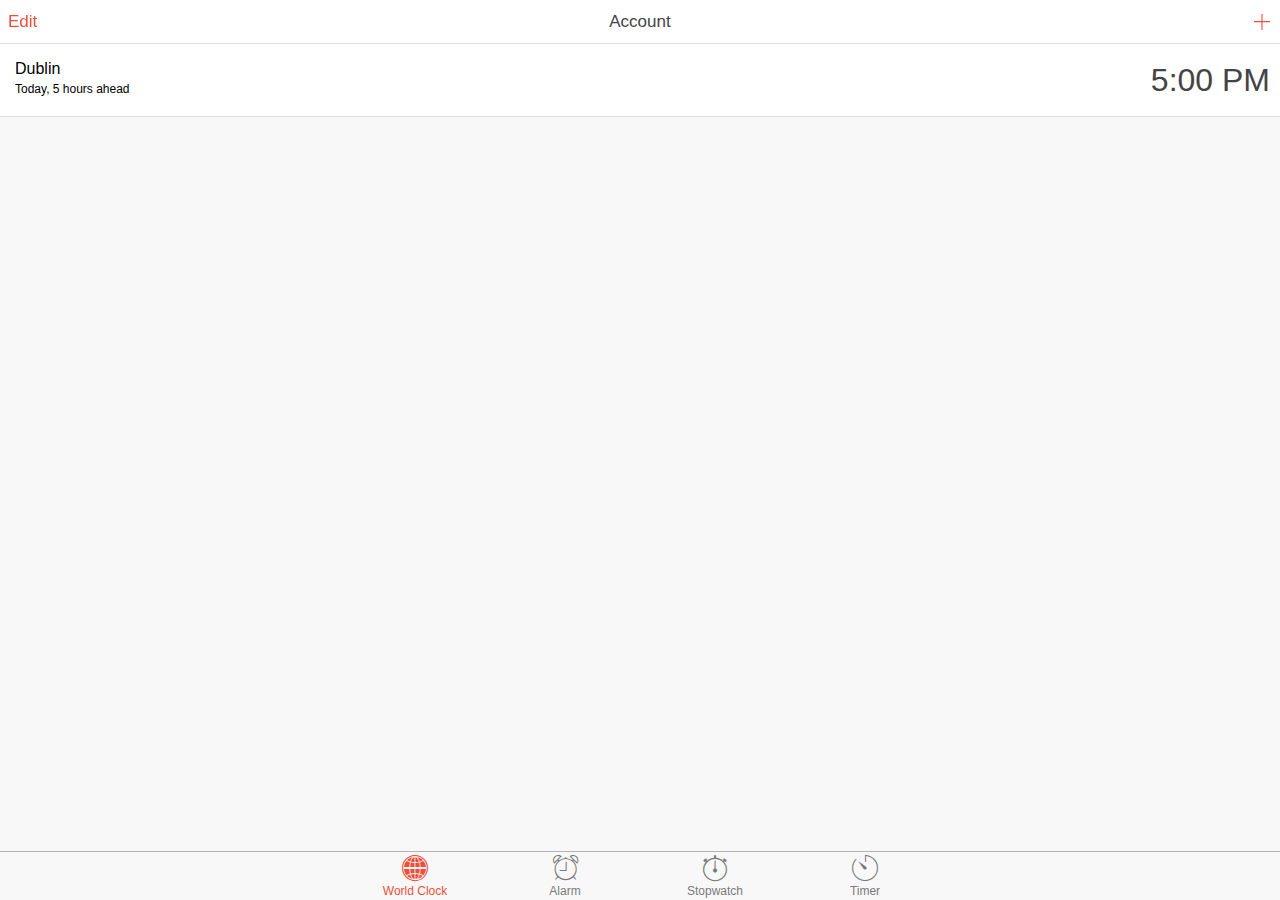
<file: platforms/ios/www/index.html>
<!DOCTYPE html>
<html>
<head>
    <meta charset="utf-8">
    <meta name="viewport" content="initial-scale=1, maximum-scale=1, user-scalable=no, width=device-width">
    <title></title>

    <!--<link href="lib/ionic/css/ionic.css" rel="stylesheet">-->
    <!--<link href="css/style.css" rel="stylesheet">-->

    <!-- IF using Sass (run gulp sass first), then uncomment below and remove the CSS includes above
     <link href="css/ionic.app.css" rel="stylesheet">
     -->

    <link href="css/ionic.app.css" rel="stylesheet">

    <!-- ionic/angularjs js -->
    <script src="lib/ionic/js/ionic.bundle.js"></script>

    <!-- cordova script (this will be a 404 during development) -->
    <script src="cordova.js"></script>

    <!-- your app's js -->
    <script src="js/app.js"></script>
    <script src="js/controllers.js"></script>
    <script src="js/services.js"></script>
</head>
<body ng-app="starter" animation="slide-left-right-ios7">
<!--
  The nav bar that will be updated as we navigate between views.
-->
<ion-nav-bar class="bar-light nav-title-slide-ios7">
</ion-nav-bar>
<!--
  The views will be rendered in the <ion-nav-view> directive below
  Templates are in the /templates folder (but you could also
  have templates inline in this html file if you'd like).
-->
<ion-nav-view></ion-nav-view>
</body>
</html>
</file>
<file: platforms/ios/www/css/style.css>
/* Empty. Add your own CSS if you like */
</file>
<file: platforms/ios/www/css/ionic.app.css>
/*
To customize the look and feel of Ionic, you can override the variables
in ionic's _variables.scss file.

For example, you might change some of the default colors:

$light:                           #fff !default;
$stable:                          #f8f8f8 !default;
$positive:                        #4a87ee !default;
$calm:                            #43cee6 !default;
$balanced:                        #66cc33 !default;
$energized:                       #f0b840 !default;
$assertive:                       #ef4e3a !default;
$royal:                           #8a6de9 !default;
$dark:                            #444 !default;
*/
/*!
  Ionicons, v1.4.1
  Created by Ben Sperry for the Ionic Framework, http://ionicons.com/
  https://twitter.com/benjsperry  https://twitter.com/ionicframework
  MIT License: https://github.com/driftyco/ionicons
*/
@font-face {
  font-family: "Ionicons";
  src: url("../lib/ionic/fonts/ionicons.eot?v=1.4.1");
  src: url("../lib/ionic/fonts/ionicons.eot?v=1.4.1#iefix") format("embedded-opentype"), url("../lib/ionic/fonts/ionicons.ttf?v=1.4.1") format("truetype"), url("../lib/ionic/fonts/ionicons.woff?v=1.4.1") format("woff"), url("../lib/ionic/fonts/ionicons.svg?v=1.4.1#Ionicons") format("svg");
  font-weight: normal;
  font-style: normal; }

.ion, .ion-loading-a, .ion-loading-b, .ion-loading-c, .ion-loading-d, .ion-looping, .ion-refreshing, .ion-ios7-reloading, .ionicons:before, .ion-alert:before, .ion-alert-circled:before, .ion-android-add:before, .ion-android-add-contact:before, .ion-android-alarm:before, .ion-android-archive:before, .ion-android-arrow-back:before, .ion-android-arrow-down-left:before, .ion-android-arrow-down-right:before, .ion-android-arrow-up-left:before, .ion-android-arrow-up-right:before, .ion-android-battery:before, .ion-android-book:before, .ion-android-calendar:before, .ion-android-call:before, .ion-android-camera:before, .ion-android-chat:before, .ion-android-checkmark:before, .ion-android-clock:before, .ion-android-close:before, .ion-android-contact:before, .ion-android-contacts:before, .ion-android-data:before, .ion-android-developer:before, .ion-android-display:before, .ion-android-download:before, .ion-android-dropdown:before, .ion-android-earth:before, .ion-android-folder:before, .ion-android-forums:before, .ion-android-friends:before, .ion-android-hand:before, .ion-android-image:before, .ion-android-inbox:before, .ion-android-information:before, .ion-android-keypad:before, .ion-android-lightbulb:before, .ion-android-locate:before, .ion-android-location:before, .ion-android-mail:before, .ion-android-microphone:before, .ion-android-mixer:before, .ion-android-more:before, .ion-android-note:before, .ion-android-playstore:before, .ion-android-printer:before, .ion-android-promotion:before, .ion-android-reminder:before, .ion-android-remove:before, .ion-android-search:before, .ion-android-send:before, .ion-android-settings:before, .ion-android-share:before, .ion-android-social:before, .ion-android-social-user:before, .ion-android-sort:before, .ion-android-star:before, .ion-android-stopwatch:before, .ion-android-storage:before, .ion-android-system-back:before, .ion-android-system-home:before, .ion-android-system-windows:before, .ion-android-timer:before, .ion-android-trash:before, .ion-android-volume:before, .ion-android-wifi:before, .ion-archive:before, .ion-arrow-down-a:before, .ion-arrow-down-b:before, .ion-arrow-down-c:before, .ion-arrow-expand:before, .ion-arrow-graph-down-left:before, .ion-arrow-graph-down-right:before, .ion-arrow-graph-up-left:before, .ion-arrow-graph-up-right:before, .ion-arrow-left-a:before, .ion-arrow-left-b:before, .ion-arrow-left-c:before, .ion-arrow-move:before, .ion-arrow-resize:before, .ion-arrow-return-left:before, .ion-arrow-return-right:before, .ion-arrow-right-a:before, .ion-arrow-right-b:before, .ion-arrow-right-c:before, .ion-arrow-shrink:before, .ion-arrow-swap:before, .ion-arrow-up-a:before, .ion-arrow-up-b:before, .ion-arrow-up-c:before, .ion-at:before, .ion-bag:before, .ion-battery-charging:before, .ion-battery-empty:before, .ion-battery-full:before, .ion-battery-half:before, .ion-battery-low:before, .ion-beaker:before, .ion-beer:before, .ion-bluetooth:before, .ion-bookmark:before, .ion-briefcase:before, .ion-bug:before, .ion-calculator:before, .ion-calendar:before, .ion-camera:before, .ion-card:before, .ion-chatbox:before, .ion-chatbox-working:before, .ion-chatboxes:before, .ion-chatbubble:before, .ion-chatbubble-working:before, .ion-chatbubbles:before, .ion-checkmark:before, .ion-checkmark-circled:before, .ion-checkmark-round:before, .ion-chevron-down:before, .ion-chevron-left:before, .ion-chevron-right:before, .ion-chevron-up:before, .ion-clipboard:before, .ion-clock:before, .ion-close:before, .ion-close-circled:before, .ion-close-round:before, .ion-cloud:before, .ion-code:before, .ion-code-download:before, .ion-code-working:before, .ion-coffee:before, .ion-compass:before, .ion-compose:before, .ion-connection-bars:before, .ion-contrast:before, .ion-disc:before, .ion-document:before, .ion-document-text:before, .ion-drag:before, .ion-earth:before, .ion-edit:before, .ion-egg:before, .ion-eject:before, .ion-email:before, .ion-eye:before, .ion-eye-disabled:before, .ion-female:before, .ion-filing:before, .ion-film-marker:before, .ion-flag:before, .ion-flash:before, .ion-flash-off:before, .ion-flask:before, .ion-folder:before, .ion-fork:before, .ion-fork-repo:before, .ion-forward:before, .ion-game-controller-a:before, .ion-game-controller-b:before, .ion-gear-a:before, .ion-gear-b:before, .ion-grid:before, .ion-hammer:before, .ion-headphone:before, .ion-heart:before, .ion-help:before, .ion-help-buoy:before, .ion-help-circled:before, .ion-home:before, .ion-icecream:before, .ion-icon-social-google-plus:before, .ion-icon-social-google-plus-outline:before, .ion-image:before, .ion-images:before, .ion-information:before, .ion-information-circled:before, .ion-ionic:before, .ion-ios7-alarm:before, .ion-ios7-alarm-outline:before, .ion-ios7-albums:before, .ion-ios7-albums-outline:before, .ion-ios7-arrow-back:before, .ion-ios7-arrow-down:before, .ion-ios7-arrow-forward:before, .ion-ios7-arrow-left:before, .ion-ios7-arrow-right:before, .ion-ios7-arrow-thin-down:before, .ion-ios7-arrow-thin-left:before, .ion-ios7-arrow-thin-right:before, .ion-ios7-arrow-thin-up:before, .ion-ios7-arrow-up:before, .ion-ios7-at:before, .ion-ios7-at-outline:before, .ion-ios7-bell:before, .ion-ios7-bell-outline:before, .ion-ios7-bolt:before, .ion-ios7-bolt-outline:before, .ion-ios7-bookmarks:before, .ion-ios7-bookmarks-outline:before, .ion-ios7-box:before, .ion-ios7-box-outline:before, .ion-ios7-briefcase:before, .ion-ios7-briefcase-outline:before, .ion-ios7-browsers:before, .ion-ios7-browsers-outline:before, .ion-ios7-calculator:before, .ion-ios7-calculator-outline:before, .ion-ios7-calendar:before, .ion-ios7-calendar-outline:before, .ion-ios7-camera:before, .ion-ios7-camera-outline:before, .ion-ios7-cart:before, .ion-ios7-cart-outline:before, .ion-ios7-chatboxes:before, .ion-ios7-chatboxes-outline:before, .ion-ios7-chatbubble:before, .ion-ios7-chatbubble-outline:before, .ion-ios7-checkmark:before, .ion-ios7-checkmark-empty:before, .ion-ios7-checkmark-outline:before, .ion-ios7-circle-filled:before, .ion-ios7-circle-outline:before, .ion-ios7-clock:before, .ion-ios7-clock-outline:before, .ion-ios7-close:before, .ion-ios7-close-empty:before, .ion-ios7-close-outline:before, .ion-ios7-cloud:before, .ion-ios7-cloud-download:before, .ion-ios7-cloud-download-outline:before, .ion-ios7-cloud-outline:before, .ion-ios7-cloud-upload:before, .ion-ios7-cloud-upload-outline:before, .ion-ios7-cloudy:before, .ion-ios7-cloudy-night:before, .ion-ios7-cloudy-night-outline:before, .ion-ios7-cloudy-outline:before, .ion-ios7-cog:before, .ion-ios7-cog-outline:before, .ion-ios7-compose:before, .ion-ios7-compose-outline:before, .ion-ios7-contact:before, .ion-ios7-contact-outline:before, .ion-ios7-copy:before, .ion-ios7-copy-outline:before, .ion-ios7-download:before, .ion-ios7-download-outline:before, .ion-ios7-drag:before, .ion-ios7-email:before, .ion-ios7-email-outline:before, .ion-ios7-eye:before, .ion-ios7-eye-outline:before, .ion-ios7-fastforward:before, .ion-ios7-fastforward-outline:before, .ion-ios7-filing:before, .ion-ios7-filing-outline:before, .ion-ios7-film:before, .ion-ios7-film-outline:before, .ion-ios7-flag:before, .ion-ios7-flag-outline:before, .ion-ios7-folder:before, .ion-ios7-folder-outline:before, .ion-ios7-gear:before, .ion-ios7-gear-outline:before, .ion-ios7-glasses:before, .ion-ios7-glasses-outline:before, .ion-ios7-heart:before, .ion-ios7-heart-outline:before, .ion-ios7-help:before, .ion-ios7-help-empty:before, .ion-ios7-help-outline:before, .ion-ios7-infinite:before, .ion-ios7-infinite-outline:before, .ion-ios7-information:before, .ion-ios7-information-empty:before, .ion-ios7-information-outline:before, .ion-ios7-ionic-outline:before, .ion-ios7-keypad:before, .ion-ios7-keypad-outline:before, .ion-ios7-lightbulb:before, .ion-ios7-lightbulb-outline:before, .ion-ios7-location:before, .ion-ios7-location-outline:before, .ion-ios7-locked:before, .ion-ios7-locked-outline:before, .ion-ios7-medkit:before, .ion-ios7-medkit-outline:before, .ion-ios7-mic:before, .ion-ios7-mic-off:before, .ion-ios7-mic-outline:before, .ion-ios7-minus:before, .ion-ios7-minus-empty:before, .ion-ios7-minus-outline:before, .ion-ios7-monitor:before, .ion-ios7-monitor-outline:before, .ion-ios7-moon:before, .ion-ios7-moon-outline:before, .ion-ios7-more:before, .ion-ios7-more-outline:before, .ion-ios7-musical-note:before, .ion-ios7-musical-notes:before, .ion-ios7-navigate:before, .ion-ios7-navigate-outline:before, .ion-ios7-paperplane:before, .ion-ios7-paperplane-outline:before, .ion-ios7-partlysunny:before, .ion-ios7-partlysunny-outline:before, .ion-ios7-pause:before, .ion-ios7-pause-outline:before, .ion-ios7-people:before, .ion-ios7-people-outline:before, .ion-ios7-person:before, .ion-ios7-person-outline:before, .ion-ios7-personadd:before, .ion-ios7-personadd-outline:before, .ion-ios7-photos:before, .ion-ios7-photos-outline:before, .ion-ios7-pie:before, .ion-ios7-pie-outline:before, .ion-ios7-play:before, .ion-ios7-play-outline:before, .ion-ios7-plus:before, .ion-ios7-plus-empty:before, .ion-ios7-plus-outline:before, .ion-ios7-pricetag:before, .ion-ios7-pricetag-outline:before, .ion-ios7-printer:before, .ion-ios7-printer-outline:before, .ion-ios7-rainy:before, .ion-ios7-rainy-outline:before, .ion-ios7-recording:before, .ion-ios7-recording-outline:before, .ion-ios7-redo:before, .ion-ios7-redo-outline:before, .ion-ios7-refresh:before, .ion-ios7-refresh-empty:before, .ion-ios7-refresh-outline:before, .ion-ios7-reload:before, .ion-ios7-reloading:before, .ion-ios7-rewind:before, .ion-ios7-rewind-outline:before, .ion-ios7-search:before, .ion-ios7-search-strong:before, .ion-ios7-skipbackward:before, .ion-ios7-skipbackward-outline:before, .ion-ios7-skipforward:before, .ion-ios7-skipforward-outline:before, .ion-ios7-snowy:before, .ion-ios7-speedometer:before, .ion-ios7-speedometer-outline:before, .ion-ios7-star:before, .ion-ios7-star-outline:before, .ion-ios7-stopwatch:before, .ion-ios7-stopwatch-outline:before, .ion-ios7-sunny:before, .ion-ios7-sunny-outline:before, .ion-ios7-telephone:before, .ion-ios7-telephone-outline:before, .ion-ios7-thunderstorm:before, .ion-ios7-thunderstorm-outline:before, .ion-ios7-time:before, .ion-ios7-time-outline:before, .ion-ios7-timer:before, .ion-ios7-timer-outline:before, .ion-ios7-trash:before, .ion-ios7-trash-outline:before, .ion-ios7-undo:before, .ion-ios7-undo-outline:before, .ion-ios7-unlocked:before, .ion-ios7-unlocked-outline:before, .ion-ios7-upload:before, .ion-ios7-upload-outline:before, .ion-ios7-videocam:before, .ion-ios7-videocam-outline:before, .ion-ios7-volume-high:before, .ion-ios7-volume-low:before, .ion-ios7-wineglass:before, .ion-ios7-wineglass-outline:before, .ion-ios7-world:before, .ion-ios7-world-outline:before, .ion-ipad:before, .ion-iphone:before, .ion-ipod:before, .ion-jet:before, .ion-key:before, .ion-knife:before, .ion-laptop:before, .ion-leaf:before, .ion-levels:before, .ion-lightbulb:before, .ion-link:before, .ion-load-a:before, .ion-loading-a:before, .ion-load-b:before, .ion-loading-b:before, .ion-load-c:before, .ion-loading-c:before, .ion-load-d:before, .ion-loading-d:before, .ion-location:before, .ion-locked:before, .ion-log-in:before, .ion-log-out:before, .ion-loop:before, .ion-looping:before, .ion-magnet:before, .ion-male:before, .ion-man:before, .ion-map:before, .ion-medkit:before, .ion-mic-a:before, .ion-mic-b:before, .ion-mic-c:before, .ion-minus:before, .ion-minus-circled:before, .ion-minus-round:before, .ion-model-s:before, .ion-monitor:before, .ion-more:before, .ion-music-note:before, .ion-navicon:before, .ion-navicon-round:before, .ion-navigate:before, .ion-no-smoking:before, .ion-nuclear:before, .ion-paper-airplane:before, .ion-paperclip:before, .ion-pause:before, .ion-person:before, .ion-person-add:before, .ion-person-stalker:before, .ion-pie-graph:before, .ion-pin:before, .ion-pinpoint:before, .ion-pizza:before, .ion-plane:before, .ion-play:before, .ion-playstation:before, .ion-plus:before, .ion-plus-circled:before, .ion-plus-round:before, .ion-pound:before, .ion-power:before, .ion-pricetag:before, .ion-pricetags:before, .ion-printer:before, .ion-radio-waves:before, .ion-record:before, .ion-refresh:before, .ion-refreshing:before, .ion-reply:before, .ion-reply-all:before, .ion-search:before, .ion-settings:before, .ion-share:before, .ion-shuffle:before, .ion-skip-backward:before, .ion-skip-forward:before, .ion-social-android:before, .ion-social-android-outline:before, .ion-social-apple:before, .ion-social-apple-outline:before, .ion-social-bitcoin:before, .ion-social-bitcoin-outline:before, .ion-social-buffer:before, .ion-social-buffer-outline:before, .ion-social-designernews:before, .ion-social-designernews-outline:before, .ion-social-dribbble:before, .ion-social-dribbble-outline:before, .ion-social-dropbox:before, .ion-social-dropbox-outline:before, .ion-social-facebook:before, .ion-social-facebook-outline:before, .ion-social-freebsd-devil:before, .ion-social-github:before, .ion-social-github-outline:before, .ion-social-googleplus:before, .ion-social-googleplus-outline:before, .ion-social-hackernews:before, .ion-social-hackernews-outline:before, .ion-social-linkedin:before, .ion-social-linkedin-outline:before, .ion-social-pinterest:before, .ion-social-pinterest-outline:before, .ion-social-reddit:before, .ion-social-reddit-outline:before, .ion-social-rss:before, .ion-social-rss-outline:before, .ion-social-skype:before, .ion-social-skype-outline:before, .ion-social-tumblr:before, .ion-social-tumblr-outline:before, .ion-social-tux:before, .ion-social-twitter:before, .ion-social-twitter-outline:before, .ion-social-vimeo:before, .ion-social-vimeo-outline:before, .ion-social-windows:before, .ion-social-windows-outline:before, .ion-social-wordpress:before, .ion-social-wordpress-outline:before, .ion-social-yahoo:before, .ion-social-yahoo-outline:before, .ion-social-youtube:before, .ion-social-youtube-outline:before, .ion-speakerphone:before, .ion-speedometer:before, .ion-spoon:before, .ion-star:before, .ion-stats-bars:before, .ion-steam:before, .ion-stop:before, .ion-thermometer:before, .ion-thumbsdown:before, .ion-thumbsup:before, .ion-trash-a:before, .ion-trash-b:before, .ion-umbrella:before, .ion-unlocked:before, .ion-upload:before, .ion-usb:before, .ion-videocamera:before, .ion-volume-high:before, .ion-volume-low:before, .ion-volume-medium:before, .ion-volume-mute:before, .ion-waterdrop:before, .ion-wifi:before, .ion-wineglass:before, .ion-woman:before, .ion-wrench:before, .ion-xbox:before {
  display: inline-block;
  font-family: "Ionicons";
  speak: none;
  font-style: normal;
  font-weight: normal;
  font-variant: normal;
  text-transform: none;
  text-rendering: auto;
  line-height: 1;
  -webkit-font-smoothing: antialiased;
  -moz-osx-font-smoothing: grayscale; }

.ion-spin, .ion-loading-a, .ion-loading-b, .ion-loading-c, .ion-loading-d, .ion-looping, .ion-refreshing, .ion-ios7-reloading {
  -webkit-animation: spin 1s infinite linear;
  -moz-animation: spin 1s infinite linear;
  -o-animation: spin 1s infinite linear;
  animation: spin 1s infinite linear; }

@-moz-keyframes spin {
  0% {
    -moz-transform: rotate(0deg); }

  100% {
    -moz-transform: rotate(359deg); } }

@-webkit-keyframes spin {
  0% {
    -webkit-transform: rotate(0deg); }

  100% {
    -webkit-transform: rotate(359deg); } }

@-o-keyframes spin {
  0% {
    -o-transform: rotate(0deg); }

  100% {
    -o-transform: rotate(359deg); } }

@-ms-keyframes spin {
  0% {
    -ms-transform: rotate(0deg); }

  100% {
    -ms-transform: rotate(359deg); } }

@keyframes spin {
  0% {
    transform: rotate(0deg); }

  100% {
    transform: rotate(359deg); } }

.ion-loading-a {
  -webkit-animation-timing-function: steps(8, start);
  -moz-animation-timing-function: steps(8, start);
  animation-timing-function: steps(8, start); }

.ion-alert:before {
  content: "\f101"; }

.ion-alert-circled:before {
  content: "\f100"; }

.ion-android-add:before {
  content: "\f2c7"; }

.ion-android-add-contact:before {
  content: "\f2c6"; }

.ion-android-alarm:before {
  content: "\f2c8"; }

.ion-android-archive:before {
  content: "\f2c9"; }

.ion-android-arrow-back:before {
  content: "\f2ca"; }

.ion-android-arrow-down-left:before {
  content: "\f2cb"; }

.ion-android-arrow-down-right:before {
  content: "\f2cc"; }

.ion-android-arrow-up-left:before {
  content: "\f2cd"; }

.ion-android-arrow-up-right:before {
  content: "\f2ce"; }

.ion-android-battery:before {
  content: "\f2cf"; }

.ion-android-book:before {
  content: "\f2d0"; }

.ion-android-calendar:before {
  content: "\f2d1"; }

.ion-android-call:before {
  content: "\f2d2"; }

.ion-android-camera:before {
  content: "\f2d3"; }

.ion-android-chat:before {
  content: "\f2d4"; }

.ion-android-checkmark:before {
  content: "\f2d5"; }

.ion-android-clock:before {
  content: "\f2d6"; }

.ion-android-close:before {
  content: "\f2d7"; }

.ion-android-contact:before {
  content: "\f2d8"; }

.ion-android-contacts:before {
  content: "\f2d9"; }

.ion-android-data:before {
  content: "\f2da"; }

.ion-android-developer:before {
  content: "\f2db"; }

.ion-android-display:before {
  content: "\f2dc"; }

.ion-android-download:before {
  content: "\f2dd"; }

.ion-android-dropdown:before {
  content: "\f2de"; }

.ion-android-earth:before {
  content: "\f2df"; }

.ion-android-folder:before {
  content: "\f2e0"; }

.ion-android-forums:before {
  content: "\f2e1"; }

.ion-android-friends:before {
  content: "\f2e2"; }

.ion-android-hand:before {
  content: "\f2e3"; }

.ion-android-image:before {
  content: "\f2e4"; }

.ion-android-inbox:before {
  content: "\f2e5"; }

.ion-android-information:before {
  content: "\f2e6"; }

.ion-android-keypad:before {
  content: "\f2e7"; }

.ion-android-lightbulb:before {
  content: "\f2e8"; }

.ion-android-locate:before {
  content: "\f2e9"; }

.ion-android-location:before {
  content: "\f2ea"; }

.ion-android-mail:before {
  content: "\f2eb"; }

.ion-android-microphone:before {
  content: "\f2ec"; }

.ion-android-mixer:before {
  content: "\f2ed"; }

.ion-android-more:before {
  content: "\f2ee"; }

.ion-android-note:before {
  content: "\f2ef"; }

.ion-android-playstore:before {
  content: "\f2f0"; }

.ion-android-printer:before {
  content: "\f2f1"; }

.ion-android-promotion:before {
  content: "\f2f2"; }

.ion-android-reminder:before {
  content: "\f2f3"; }

.ion-android-remove:before {
  content: "\f2f4"; }

.ion-android-search:before {
  content: "\f2f5"; }

.ion-android-send:before {
  content: "\f2f6"; }

.ion-android-settings:before {
  content: "\f2f7"; }

.ion-android-share:before {
  content: "\f2f8"; }

.ion-android-social:before {
  content: "\f2fa"; }

.ion-android-social-user:before {
  content: "\f2f9"; }

.ion-android-sort:before {
  content: "\f2fb"; }

.ion-android-star:before {
  content: "\f2fc"; }

.ion-android-stopwatch:before {
  content: "\f2fd"; }

.ion-android-storage:before {
  content: "\f2fe"; }

.ion-android-system-back:before {
  content: "\f2ff"; }

.ion-android-system-home:before {
  content: "\f300"; }

.ion-android-system-windows:before {
  content: "\f301"; }

.ion-android-timer:before {
  content: "\f302"; }

.ion-android-trash:before {
  content: "\f303"; }

.ion-android-volume:before {
  content: "\f304"; }

.ion-android-wifi:before {
  content: "\f305"; }

.ion-archive:before {
  content: "\f102"; }

.ion-arrow-down-a:before {
  content: "\f103"; }

.ion-arrow-down-b:before {
  content: "\f104"; }

.ion-arrow-down-c:before {
  content: "\f105"; }

.ion-arrow-expand:before {
  content: "\f25e"; }

.ion-arrow-graph-down-left:before {
  content: "\f25f"; }

.ion-arrow-graph-down-right:before {
  content: "\f260"; }

.ion-arrow-graph-up-left:before {
  content: "\f261"; }

.ion-arrow-graph-up-right:before {
  content: "\f262"; }

.ion-arrow-left-a:before {
  content: "\f106"; }

.ion-arrow-left-b:before {
  content: "\f107"; }

.ion-arrow-left-c:before {
  content: "\f108"; }

.ion-arrow-move:before {
  content: "\f263"; }

.ion-arrow-resize:before {
  content: "\f264"; }

.ion-arrow-return-left:before {
  content: "\f265"; }

.ion-arrow-return-right:before {
  content: "\f266"; }

.ion-arrow-right-a:before {
  content: "\f109"; }

.ion-arrow-right-b:before {
  content: "\f10a"; }

.ion-arrow-right-c:before {
  content: "\f10b"; }

.ion-arrow-shrink:before {
  content: "\f267"; }

.ion-arrow-swap:before {
  content: "\f268"; }

.ion-arrow-up-a:before {
  content: "\f10c"; }

.ion-arrow-up-b:before {
  content: "\f10d"; }

.ion-arrow-up-c:before {
  content: "\f10e"; }

.ion-at:before {
  content: "\f10f"; }

.ion-bag:before {
  content: "\f110"; }

.ion-battery-charging:before {
  content: "\f111"; }

.ion-battery-empty:before {
  content: "\f112"; }

.ion-battery-full:before {
  content: "\f113"; }

.ion-battery-half:before {
  content: "\f114"; }

.ion-battery-low:before {
  content: "\f115"; }

.ion-beaker:before {
  content: "\f269"; }

.ion-beer:before {
  content: "\f26a"; }

.ion-bluetooth:before {
  content: "\f116"; }

.ion-bookmark:before {
  content: "\f26b"; }

.ion-briefcase:before {
  content: "\f26c"; }

.ion-bug:before {
  content: "\f2be"; }

.ion-calculator:before {
  content: "\f26d"; }

.ion-calendar:before {
  content: "\f117"; }

.ion-camera:before {
  content: "\f118"; }

.ion-card:before {
  content: "\f119"; }

.ion-chatbox:before {
  content: "\f11b"; }

.ion-chatbox-working:before {
  content: "\f11a"; }

.ion-chatboxes:before {
  content: "\f11c"; }

.ion-chatbubble:before {
  content: "\f11e"; }

.ion-chatbubble-working:before {
  content: "\f11d"; }

.ion-chatbubbles:before {
  content: "\f11f"; }

.ion-checkmark:before {
  content: "\f122"; }

.ion-checkmark-circled:before {
  content: "\f120"; }

.ion-checkmark-round:before {
  content: "\f121"; }

.ion-chevron-down:before {
  content: "\f123"; }

.ion-chevron-left:before {
  content: "\f124"; }

.ion-chevron-right:before {
  content: "\f125"; }

.ion-chevron-up:before {
  content: "\f126"; }

.ion-clipboard:before {
  content: "\f127"; }

.ion-clock:before {
  content: "\f26e"; }

.ion-close:before {
  content: "\f12a"; }

.ion-close-circled:before {
  content: "\f128"; }

.ion-close-round:before {
  content: "\f129"; }

.ion-cloud:before {
  content: "\f12b"; }

.ion-code:before {
  content: "\f271"; }

.ion-code-download:before {
  content: "\f26f"; }

.ion-code-working:before {
  content: "\f270"; }

.ion-coffee:before {
  content: "\f272"; }

.ion-compass:before {
  content: "\f273"; }

.ion-compose:before {
  content: "\f12c"; }

.ion-connection-bars:before {
  content: "\f274"; }

.ion-contrast:before {
  content: "\f275"; }

.ion-disc:before {
  content: "\f12d"; }

.ion-document:before {
  content: "\f12f"; }

.ion-document-text:before {
  content: "\f12e"; }

.ion-drag:before {
  content: "\f130"; }

.ion-earth:before {
  content: "\f276"; }

.ion-edit:before {
  content: "\f2bf"; }

.ion-egg:before {
  content: "\f277"; }

.ion-eject:before {
  content: "\f131"; }

.ion-email:before {
  content: "\f132"; }

.ion-eye:before {
  content: "\f133"; }

.ion-eye-disabled:before {
  content: "\f306"; }

.ion-female:before {
  content: "\f278"; }

.ion-filing:before {
  content: "\f134"; }

.ion-film-marker:before {
  content: "\f135"; }

.ion-flag:before {
  content: "\f279"; }

.ion-flash:before {
  content: "\f137"; }

.ion-flash-off:before {
  content: "\f136"; }

.ion-flask:before {
  content: "\f138"; }

.ion-folder:before {
  content: "\f139"; }

.ion-fork:before {
  content: "\f27a"; }

.ion-fork-repo:before {
  content: "\f2c0"; }

.ion-forward:before {
  content: "\f13a"; }

.ion-game-controller-a:before {
  content: "\f13b"; }

.ion-game-controller-b:before {
  content: "\f13c"; }

.ion-gear-a:before {
  content: "\f13d"; }

.ion-gear-b:before {
  content: "\f13e"; }

.ion-grid:before {
  content: "\f13f"; }

.ion-hammer:before {
  content: "\f27b"; }

.ion-headphone:before {
  content: "\f140"; }

.ion-heart:before {
  content: "\f141"; }

.ion-help:before {
  content: "\f143"; }

.ion-help-buoy:before {
  content: "\f27c"; }

.ion-help-circled:before {
  content: "\f142"; }

.ion-home:before {
  content: "\f144"; }

.ion-icecream:before {
  content: "\f27d"; }

.ion-icon-social-google-plus:before {
  content: "\f146"; }

.ion-icon-social-google-plus-outline:before {
  content: "\f145"; }

.ion-image:before {
  content: "\f147"; }

.ion-images:before {
  content: "\f148"; }

.ion-information:before {
  content: "\f14a"; }

.ion-information-circled:before {
  content: "\f149"; }

.ion-ionic:before {
  content: "\f14b"; }

.ion-ios7-alarm:before {
  content: "\f14d"; }

.ion-ios7-alarm-outline:before {
  content: "\f14c"; }

.ion-ios7-albums:before {
  content: "\f14f"; }

.ion-ios7-albums-outline:before {
  content: "\f14e"; }

.ion-ios7-arrow-back:before {
  content: "\f150"; }

.ion-ios7-arrow-down:before {
  content: "\f151"; }

.ion-ios7-arrow-forward:before {
  content: "\f152"; }

.ion-ios7-arrow-left:before {
  content: "\f153"; }

.ion-ios7-arrow-right:before {
  content: "\f154"; }

.ion-ios7-arrow-thin-down:before {
  content: "\f27e"; }

.ion-ios7-arrow-thin-left:before {
  content: "\f27f"; }

.ion-ios7-arrow-thin-right:before {
  content: "\f280"; }

.ion-ios7-arrow-thin-up:before {
  content: "\f281"; }

.ion-ios7-arrow-up:before {
  content: "\f155"; }

.ion-ios7-at:before {
  content: "\f157"; }

.ion-ios7-at-outline:before {
  content: "\f156"; }

.ion-ios7-bell:before {
  content: "\f159"; }

.ion-ios7-bell-outline:before {
  content: "\f158"; }

.ion-ios7-bolt:before {
  content: "\f15b"; }

.ion-ios7-bolt-outline:before {
  content: "\f15a"; }

.ion-ios7-bookmarks:before {
  content: "\f15d"; }

.ion-ios7-bookmarks-outline:before {
  content: "\f15c"; }

.ion-ios7-box:before {
  content: "\f15f"; }

.ion-ios7-box-outline:before {
  content: "\f15e"; }

.ion-ios7-briefcase:before {
  content: "\f283"; }

.ion-ios7-briefcase-outline:before {
  content: "\f282"; }

.ion-ios7-browsers:before {
  content: "\f161"; }

.ion-ios7-browsers-outline:before {
  content: "\f160"; }

.ion-ios7-calculator:before {
  content: "\f285"; }

.ion-ios7-calculator-outline:before {
  content: "\f284"; }

.ion-ios7-calendar:before {
  content: "\f163"; }

.ion-ios7-calendar-outline:before {
  content: "\f162"; }

.ion-ios7-camera:before {
  content: "\f165"; }

.ion-ios7-camera-outline:before {
  content: "\f164"; }

.ion-ios7-cart:before {
  content: "\f167"; }

.ion-ios7-cart-outline:before {
  content: "\f166"; }

.ion-ios7-chatboxes:before {
  content: "\f169"; }

.ion-ios7-chatboxes-outline:before {
  content: "\f168"; }

.ion-ios7-chatbubble:before {
  content: "\f16b"; }

.ion-ios7-chatbubble-outline:before {
  content: "\f16a"; }

.ion-ios7-checkmark:before {
  content: "\f16e"; }

.ion-ios7-checkmark-empty:before {
  content: "\f16c"; }

.ion-ios7-checkmark-outline:before {
  content: "\f16d"; }

.ion-ios7-circle-filled:before {
  content: "\f16f"; }

.ion-ios7-circle-outline:before {
  content: "\f170"; }

.ion-ios7-clock:before {
  content: "\f172"; }

.ion-ios7-clock-outline:before {
  content: "\f171"; }

.ion-ios7-close:before {
  content: "\f2bc"; }

.ion-ios7-close-empty:before {
  content: "\f2bd"; }

.ion-ios7-close-outline:before {
  content: "\f2bb"; }

.ion-ios7-cloud:before {
  content: "\f178"; }

.ion-ios7-cloud-download:before {
  content: "\f174"; }

.ion-ios7-cloud-download-outline:before {
  content: "\f173"; }

.ion-ios7-cloud-outline:before {
  content: "\f175"; }

.ion-ios7-cloud-upload:before {
  content: "\f177"; }

.ion-ios7-cloud-upload-outline:before {
  content: "\f176"; }

.ion-ios7-cloudy:before {
  content: "\f17a"; }

.ion-ios7-cloudy-night:before {
  content: "\f308"; }

.ion-ios7-cloudy-night-outline:before {
  content: "\f307"; }

.ion-ios7-cloudy-outline:before {
  content: "\f179"; }

.ion-ios7-cog:before {
  content: "\f17c"; }

.ion-ios7-cog-outline:before {
  content: "\f17b"; }

.ion-ios7-compose:before {
  content: "\f17e"; }

.ion-ios7-compose-outline:before {
  content: "\f17d"; }

.ion-ios7-contact:before {
  content: "\f180"; }

.ion-ios7-contact-outline:before {
  content: "\f17f"; }

.ion-ios7-copy:before {
  content: "\f182"; }

.ion-ios7-copy-outline:before {
  content: "\f181"; }

.ion-ios7-download:before {
  content: "\f184"; }

.ion-ios7-download-outline:before {
  content: "\f183"; }

.ion-ios7-drag:before {
  content: "\f185"; }

.ion-ios7-email:before {
  content: "\f187"; }

.ion-ios7-email-outline:before {
  content: "\f186"; }

.ion-ios7-eye:before {
  content: "\f189"; }

.ion-ios7-eye-outline:before {
  content: "\f188"; }

.ion-ios7-fastforward:before {
  content: "\f18b"; }

.ion-ios7-fastforward-outline:before {
  content: "\f18a"; }

.ion-ios7-filing:before {
  content: "\f18d"; }

.ion-ios7-filing-outline:before {
  content: "\f18c"; }

.ion-ios7-film:before {
  content: "\f18f"; }

.ion-ios7-film-outline:before {
  content: "\f18e"; }

.ion-ios7-flag:before {
  content: "\f191"; }

.ion-ios7-flag-outline:before {
  content: "\f190"; }

.ion-ios7-folder:before {
  content: "\f193"; }

.ion-ios7-folder-outline:before {
  content: "\f192"; }

.ion-ios7-gear:before {
  content: "\f195"; }

.ion-ios7-gear-outline:before {
  content: "\f194"; }

.ion-ios7-glasses:before {
  content: "\f197"; }

.ion-ios7-glasses-outline:before {
  content: "\f196"; }

.ion-ios7-heart:before {
  content: "\f199"; }

.ion-ios7-heart-outline:before {
  content: "\f198"; }

.ion-ios7-help:before {
  content: "\f19c"; }

.ion-ios7-help-empty:before {
  content: "\f19a"; }

.ion-ios7-help-outline:before {
  content: "\f19b"; }

.ion-ios7-infinite:before {
  content: "\f19e"; }

.ion-ios7-infinite-outline:before {
  content: "\f19d"; }

.ion-ios7-information:before {
  content: "\f1a1"; }

.ion-ios7-information-empty:before {
  content: "\f19f"; }

.ion-ios7-information-outline:before {
  content: "\f1a0"; }

.ion-ios7-ionic-outline:before {
  content: "\f1a2"; }

.ion-ios7-keypad:before {
  content: "\f1a4"; }

.ion-ios7-keypad-outline:before {
  content: "\f1a3"; }

.ion-ios7-lightbulb:before {
  content: "\f287"; }

.ion-ios7-lightbulb-outline:before {
  content: "\f286"; }

.ion-ios7-location:before {
  content: "\f1a6"; }

.ion-ios7-location-outline:before {
  content: "\f1a5"; }

.ion-ios7-locked:before {
  content: "\f1a8"; }

.ion-ios7-locked-outline:before {
  content: "\f1a7"; }

.ion-ios7-medkit:before {
  content: "\f289"; }

.ion-ios7-medkit-outline:before {
  content: "\f288"; }

.ion-ios7-mic:before {
  content: "\f1ab"; }

.ion-ios7-mic-off:before {
  content: "\f1a9"; }

.ion-ios7-mic-outline:before {
  content: "\f1aa"; }

.ion-ios7-minus:before {
  content: "\f1ae"; }

.ion-ios7-minus-empty:before {
  content: "\f1ac"; }

.ion-ios7-minus-outline:before {
  content: "\f1ad"; }

.ion-ios7-monitor:before {
  content: "\f1b0"; }

.ion-ios7-monitor-outline:before {
  content: "\f1af"; }

.ion-ios7-moon:before {
  content: "\f1b2"; }

.ion-ios7-moon-outline:before {
  content: "\f1b1"; }

.ion-ios7-more:before {
  content: "\f1b4"; }

.ion-ios7-more-outline:before {
  content: "\f1b3"; }

.ion-ios7-musical-note:before {
  content: "\f1b5"; }

.ion-ios7-musical-notes:before {
  content: "\f1b6"; }

.ion-ios7-navigate:before {
  content: "\f1b8"; }

.ion-ios7-navigate-outline:before {
  content: "\f1b7"; }

.ion-ios7-paperplane:before {
  content: "\f1ba"; }

.ion-ios7-paperplane-outline:before {
  content: "\f1b9"; }

.ion-ios7-partlysunny:before {
  content: "\f1bc"; }

.ion-ios7-partlysunny-outline:before {
  content: "\f1bb"; }

.ion-ios7-pause:before {
  content: "\f1be"; }

.ion-ios7-pause-outline:before {
  content: "\f1bd"; }

.ion-ios7-people:before {
  content: "\f1c0"; }

.ion-ios7-people-outline:before {
  content: "\f1bf"; }

.ion-ios7-person:before {
  content: "\f1c2"; }

.ion-ios7-person-outline:before {
  content: "\f1c1"; }

.ion-ios7-personadd:before {
  content: "\f1c4"; }

.ion-ios7-personadd-outline:before {
  content: "\f1c3"; }

.ion-ios7-photos:before {
  content: "\f1c6"; }

.ion-ios7-photos-outline:before {
  content: "\f1c5"; }

.ion-ios7-pie:before {
  content: "\f28b"; }

.ion-ios7-pie-outline:before {
  content: "\f28a"; }

.ion-ios7-play:before {
  content: "\f1c8"; }

.ion-ios7-play-outline:before {
  content: "\f1c7"; }

.ion-ios7-plus:before {
  content: "\f1cb"; }

.ion-ios7-plus-empty:before {
  content: "\f1c9"; }

.ion-ios7-plus-outline:before {
  content: "\f1ca"; }

.ion-ios7-pricetag:before {
  content: "\f28d"; }

.ion-ios7-pricetag-outline:before {
  content: "\f28c"; }

.ion-ios7-printer:before {
  content: "\f1cd"; }

.ion-ios7-printer-outline:before {
  content: "\f1cc"; }

.ion-ios7-rainy:before {
  content: "\f1cf"; }

.ion-ios7-rainy-outline:before {
  content: "\f1ce"; }

.ion-ios7-recording:before {
  content: "\f1d1"; }

.ion-ios7-recording-outline:before {
  content: "\f1d0"; }

.ion-ios7-redo:before {
  content: "\f1d3"; }

.ion-ios7-redo-outline:before {
  content: "\f1d2"; }

.ion-ios7-refresh:before {
  content: "\f1d6"; }

.ion-ios7-refresh-empty:before {
  content: "\f1d4"; }

.ion-ios7-refresh-outline:before {
  content: "\f1d5"; }

.ion-ios7-reload:before, .ion-ios7-reloading:before {
  content: "\f28e"; }

.ion-ios7-rewind:before {
  content: "\f1d8"; }

.ion-ios7-rewind-outline:before {
  content: "\f1d7"; }

.ion-ios7-search:before {
  content: "\f1da"; }

.ion-ios7-search-strong:before {
  content: "\f1d9"; }

.ion-ios7-skipbackward:before {
  content: "\f1dc"; }

.ion-ios7-skipbackward-outline:before {
  content: "\f1db"; }

.ion-ios7-skipforward:before {
  content: "\f1de"; }

.ion-ios7-skipforward-outline:before {
  content: "\f1dd"; }

.ion-ios7-snowy:before {
  content: "\f309"; }

.ion-ios7-speedometer:before {
  content: "\f290"; }

.ion-ios7-speedometer-outline:before {
  content: "\f28f"; }

.ion-ios7-star:before {
  content: "\f1e0"; }

.ion-ios7-star-outline:before {
  content: "\f1df"; }

.ion-ios7-stopwatch:before {
  content: "\f1e2"; }

.ion-ios7-stopwatch-outline:before {
  content: "\f1e1"; }

.ion-ios7-sunny:before {
  content: "\f1e4"; }

.ion-ios7-sunny-outline:before {
  content: "\f1e3"; }

.ion-ios7-telephone:before {
  content: "\f1e6"; }

.ion-ios7-telephone-outline:before {
  content: "\f1e5"; }

.ion-ios7-thunderstorm:before {
  content: "\f1e8"; }

.ion-ios7-thunderstorm-outline:before {
  content: "\f1e7"; }

.ion-ios7-time:before {
  content: "\f292"; }

.ion-ios7-time-outline:before {
  content: "\f291"; }

.ion-ios7-timer:before {
  content: "\f1ea"; }

.ion-ios7-timer-outline:before {
  content: "\f1e9"; }

.ion-ios7-trash:before {
  content: "\f1ec"; }

.ion-ios7-trash-outline:before {
  content: "\f1eb"; }

.ion-ios7-undo:before {
  content: "\f1ee"; }

.ion-ios7-undo-outline:before {
  content: "\f1ed"; }

.ion-ios7-unlocked:before {
  content: "\f1f0"; }

.ion-ios7-unlocked-outline:before {
  content: "\f1ef"; }

.ion-ios7-upload:before {
  content: "\f1f2"; }

.ion-ios7-upload-outline:before {
  content: "\f1f1"; }

.ion-ios7-videocam:before {
  content: "\f1f4"; }

.ion-ios7-videocam-outline:before {
  content: "\f1f3"; }

.ion-ios7-volume-high:before {
  content: "\f1f5"; }

.ion-ios7-volume-low:before {
  content: "\f1f6"; }

.ion-ios7-wineglass:before {
  content: "\f294"; }

.ion-ios7-wineglass-outline:before {
  content: "\f293"; }

.ion-ios7-world:before {
  content: "\f1f8"; }

.ion-ios7-world-outline:before {
  content: "\f1f7"; }

.ion-ipad:before {
  content: "\f1f9"; }

.ion-iphone:before {
  content: "\f1fa"; }

.ion-ipod:before {
  content: "\f1fb"; }

.ion-jet:before {
  content: "\f295"; }

.ion-key:before {
  content: "\f296"; }

.ion-knife:before {
  content: "\f297"; }

.ion-laptop:before {
  content: "\f1fc"; }

.ion-leaf:before {
  content: "\f1fd"; }

.ion-levels:before {
  content: "\f298"; }

.ion-lightbulb:before {
  content: "\f299"; }

.ion-link:before {
  content: "\f1fe"; }

.ion-load-a:before, .ion-loading-a:before {
  content: "\f29a"; }

.ion-load-b:before, .ion-loading-b:before {
  content: "\f29b"; }

.ion-load-c:before, .ion-loading-c:before {
  content: "\f29c"; }

.ion-load-d:before, .ion-loading-d:before {
  content: "\f29d"; }

.ion-location:before {
  content: "\f1ff"; }

.ion-locked:before {
  content: "\f200"; }

.ion-log-in:before {
  content: "\f29e"; }

.ion-log-out:before {
  content: "\f29f"; }

.ion-loop:before, .ion-looping:before {
  content: "\f201"; }

.ion-magnet:before {
  content: "\f2a0"; }

.ion-male:before {
  content: "\f2a1"; }

.ion-man:before {
  content: "\f202"; }

.ion-map:before {
  content: "\f203"; }

.ion-medkit:before {
  content: "\f2a2"; }

.ion-mic-a:before {
  content: "\f204"; }

.ion-mic-b:before {
  content: "\f205"; }

.ion-mic-c:before {
  content: "\f206"; }

.ion-minus:before {
  content: "\f209"; }

.ion-minus-circled:before {
  content: "\f207"; }

.ion-minus-round:before {
  content: "\f208"; }

.ion-model-s:before {
  content: "\f2c1"; }

.ion-monitor:before {
  content: "\f20a"; }

.ion-more:before {
  content: "\f20b"; }

.ion-music-note:before {
  content: "\f20c"; }

.ion-navicon:before {
  content: "\f20e"; }

.ion-navicon-round:before {
  content: "\f20d"; }

.ion-navigate:before {
  content: "\f2a3"; }

.ion-no-smoking:before {
  content: "\f2c2"; }

.ion-nuclear:before {
  content: "\f2a4"; }

.ion-paper-airplane:before {
  content: "\f2c3"; }

.ion-paperclip:before {
  content: "\f20f"; }

.ion-pause:before {
  content: "\f210"; }

.ion-person:before {
  content: "\f213"; }

.ion-person-add:before {
  content: "\f211"; }

.ion-person-stalker:before {
  content: "\f212"; }

.ion-pie-graph:before {
  content: "\f2a5"; }

.ion-pin:before {
  content: "\f2a6"; }

.ion-pinpoint:before {
  content: "\f2a7"; }

.ion-pizza:before {
  content: "\f2a8"; }

.ion-plane:before {
  content: "\f214"; }

.ion-play:before {
  content: "\f215"; }

.ion-playstation:before {
  content: "\f30a"; }

.ion-plus:before {
  content: "\f218"; }

.ion-plus-circled:before {
  content: "\f216"; }

.ion-plus-round:before {
  content: "\f217"; }

.ion-pound:before {
  content: "\f219"; }

.ion-power:before {
  content: "\f2a9"; }

.ion-pricetag:before {
  content: "\f2aa"; }

.ion-pricetags:before {
  content: "\f2ab"; }

.ion-printer:before {
  content: "\f21a"; }

.ion-radio-waves:before {
  content: "\f2ac"; }

.ion-record:before {
  content: "\f21b"; }

.ion-refresh:before, .ion-refreshing:before {
  content: "\f21c"; }

.ion-reply:before {
  content: "\f21e"; }

.ion-reply-all:before {
  content: "\f21d"; }

.ion-search:before {
  content: "\f21f"; }

.ion-settings:before {
  content: "\f2ad"; }

.ion-share:before {
  content: "\f220"; }

.ion-shuffle:before {
  content: "\f221"; }

.ion-skip-backward:before {
  content: "\f222"; }

.ion-skip-forward:before {
  content: "\f223"; }

.ion-social-android:before {
  content: "\f225"; }

.ion-social-android-outline:before {
  content: "\f224"; }

.ion-social-apple:before {
  content: "\f227"; }

.ion-social-apple-outline:before {
  content: "\f226"; }

.ion-social-bitcoin:before {
  content: "\f2af"; }

.ion-social-bitcoin-outline:before {
  content: "\f2ae"; }

.ion-social-buffer:before {
  content: "\f229"; }

.ion-social-buffer-outline:before {
  content: "\f228"; }

.ion-social-designernews:before {
  content: "\f22b"; }

.ion-social-designernews-outline:before {
  content: "\f22a"; }

.ion-social-dribbble:before {
  content: "\f22d"; }

.ion-social-dribbble-outline:before {
  content: "\f22c"; }

.ion-social-dropbox:before {
  content: "\f22f"; }

.ion-social-dropbox-outline:before {
  content: "\f22e"; }

.ion-social-facebook:before {
  content: "\f231"; }

.ion-social-facebook-outline:before {
  content: "\f230"; }

.ion-social-freebsd-devil:before {
  content: "\f2c4"; }

.ion-social-github:before {
  content: "\f233"; }

.ion-social-github-outline:before {
  content: "\f232"; }

.ion-social-googleplus:before {
  content: "\f235"; }

.ion-social-googleplus-outline:before {
  content: "\f234"; }

.ion-social-hackernews:before {
  content: "\f237"; }

.ion-social-hackernews-outline:before {
  content: "\f236"; }

.ion-social-linkedin:before {
  content: "\f239"; }

.ion-social-linkedin-outline:before {
  content: "\f238"; }

.ion-social-pinterest:before {
  content: "\f2b1"; }

.ion-social-pinterest-outline:before {
  content: "\f2b0"; }

.ion-social-reddit:before {
  content: "\f23b"; }

.ion-social-reddit-outline:before {
  content: "\f23a"; }

.ion-social-rss:before {
  content: "\f23d"; }

.ion-social-rss-outline:before {
  content: "\f23c"; }

.ion-social-skype:before {
  content: "\f23f"; }

.ion-social-skype-outline:before {
  content: "\f23e"; }

.ion-social-tumblr:before {
  content: "\f241"; }

.ion-social-tumblr-outline:before {
  content: "\f240"; }

.ion-social-tux:before {
  content: "\f2c5"; }

.ion-social-twitter:before {
  content: "\f243"; }

.ion-social-twitter-outline:before {
  content: "\f242"; }

.ion-social-vimeo:before {
  content: "\f245"; }

.ion-social-vimeo-outline:before {
  content: "\f244"; }

.ion-social-windows:before {
  content: "\f247"; }

.ion-social-windows-outline:before {
  content: "\f246"; }

.ion-social-wordpress:before {
  content: "\f249"; }

.ion-social-wordpress-outline:before {
  content: "\f248"; }

.ion-social-yahoo:before {
  content: "\f24b"; }

.ion-social-yahoo-outline:before {
  content: "\f24a"; }

.ion-social-youtube:before {
  content: "\f24d"; }

.ion-social-youtube-outline:before {
  content: "\f24c"; }

.ion-speakerphone:before {
  content: "\f2b2"; }

.ion-speedometer:before {
  content: "\f2b3"; }

.ion-spoon:before {
  content: "\f2b4"; }

.ion-star:before {
  content: "\f24e"; }

.ion-stats-bars:before {
  content: "\f2b5"; }

.ion-steam:before {
  content: "\f30b"; }

.ion-stop:before {
  content: "\f24f"; }

.ion-thermometer:before {
  content: "\f2b6"; }

.ion-thumbsdown:before {
  content: "\f250"; }

.ion-thumbsup:before {
  content: "\f251"; }

.ion-trash-a:before {
  content: "\f252"; }

.ion-trash-b:before {
  content: "\f253"; }

.ion-umbrella:before {
  content: "\f2b7"; }

.ion-unlocked:before {
  content: "\f254"; }

.ion-upload:before {
  content: "\f255"; }

.ion-usb:before {
  content: "\f2b8"; }

.ion-videocamera:before {
  content: "\f256"; }

.ion-volume-high:before {
  content: "\f257"; }

.ion-volume-low:before {
  content: "\f258"; }

.ion-volume-medium:before {
  content: "\f259"; }

.ion-volume-mute:before {
  content: "\f25a"; }

.ion-waterdrop:before {
  content: "\f25b"; }

.ion-wifi:before {
  content: "\f25c"; }

.ion-wineglass:before {
  content: "\f2b9"; }

.ion-woman:before {
  content: "\f25d"; }

.ion-wrench:before {
  content: "\f2ba"; }

.ion-xbox:before {
  content: "\f30c"; }

/**
 * Resets
 * --------------------------------------------------
 * Adapted from normalize.css and some reset.css. We don't care even one
 * bit about old IE, so we don't need any hacks for that in here.
 *
 * There are probably other things we could remove here, as well.
 *
 * normalize.css v2.1.2 | MIT License | git.io/normalize

 * Eric Meyer's Reset CSS v2.0 (http://meyerweb.com/eric/tools/css/reset/)
 * http://cssreset.com
 */
html, body, div, span, applet, object, iframe, h1, h2, h3, h4, h5, h6, p, blockquote, pre, a, abbr, acronym, address, big, cite, code, del, dfn, em, img, ins, kbd, q, s, samp, small, strike, strong, sub, sup, tt, var, b, i, u, center, dl, dt, dd, ol, ul, li, fieldset, form, label, legend, table, caption, tbody, tfoot, thead, tr, th, td, article, aside, canvas, details, embed, fieldset, figure, figcaption, footer, header, hgroup, menu, nav, output, ruby, section, summary, time, mark, audio, video {
  margin: 0;
  padding: 0;
  border: 0;
  vertical-align: baseline;
  font: inherit;
  font-size: 100%; }

ol, ul {
  list-style: none; }

blockquote, q {
  quotes: none; }

blockquote:before, blockquote:after, q:before, q:after {
  content: '';
  content: none; }

/**
 * Prevent modern browsers from displaying `audio` without controls.
 * Remove excess height in iOS 5 devices.
 */
audio:not([controls]) {
  display: none;
  height: 0; }

/**
 * Hide the `template` element in IE, Safari, and Firefox < 22.
 */
[hidden], template {
  display: none; }

script {
  display: none !important; }

/* ==========================================================================
   Base
   ========================================================================== */
/**
 * 1. Set default font family to sans-serif.
 * 2. Prevent iOS text size adjust after orientation change, without disabling
 *  user zoom.
 */
html {
  -webkit-user-select: none;
  -moz-user-select: none;
  -ms-user-select: none;
  user-select: none;
  font-family: sans-serif;
  /* 1 */
  -webkit-text-size-adjust: 100%;
  -ms-text-size-adjust: 100%;
  /* 2 */
  -webkit-text-size-adjust: 100%;
  /* 2 */ }

/**
 * Remove default margin.
 */
body {
  margin: 0;
  line-height: 1; }

/**
 * Remove default outlines.
 */
a, button, :focus, a:focus, button:focus, a:active, a:hover {
  outline: 0; }

/* *
 * Remove tap highlight color
 */
a {
  -webkit-user-drag: none;
  -webkit-tap-highlight-color: rgba(0, 0, 0, 0);
  -webkit-tap-highlight-color: transparent; }
  a[href]:hover {
    cursor: pointer; }

/* ==========================================================================
   Typography
   ========================================================================== */
/**
 * Address style set to `bolder` in Firefox 4+, Safari 5, and Chrome.
 */
b, strong {
  font-weight: bold; }

/**
 * Address styling not present in Safari 5 and Chrome.
 */
dfn {
  font-style: italic; }

/**
 * Address differences between Firefox and other browsers.
 */
hr {
  -moz-box-sizing: content-box;
  box-sizing: content-box;
  height: 0; }

/**
 * Correct font family set oddly in Safari 5 and Chrome.
 */
code, kbd, pre, samp {
  font-size: 1em;
  font-family: monospace, serif; }

/**
 * Improve readability of pre-formatted text in all browsers.
 */
pre {
  white-space: pre-wrap; }

/**
 * Set consistent quote types.
 */
q {
  quotes: "\201C" "\201D" "\2018" "\2019"; }

/**
 * Address inconsistent and variable font size in all browsers.
 */
small {
  font-size: 80%; }

/**
 * Prevent `sub` and `sup` affecting `line-height` in all browsers.
 */
sub, sup {
  position: relative;
  vertical-align: baseline;
  font-size: 75%;
  line-height: 0; }

sup {
  top: -0.5em; }

sub {
  bottom: -0.25em; }

/**
 * Define consistent border, margin, and padding.
 */
fieldset {
  margin: 0 2px;
  padding: 0.35em 0.625em 0.75em;
  border: 1px solid #c0c0c0; }

/**
 * 1. Correct `color` not being inherited in IE 8/9.
 * 2. Remove padding so people aren't caught out if they zero out fieldsets.
 */
legend {
  padding: 0;
  /* 2 */
  border: 0;
  /* 1 */ }

/**
 * 1. Correct font family not being inherited in all browsers.
 * 2. Correct font size not being inherited in all browsers.
 * 3. Address margins set differently in Firefox 4+, Safari 5, and Chrome.
 * 4. Remove any default :focus styles
 * 5. Make sure webkit font smoothing is being inherited
 */
button, input, select, textarea {
  margin: 0;
  /* 3 */
  font-size: 100%;
  /* 2 */
  font-family: inherit;
  /* 1 */
  outline-offset: 0;
  /* 4 */
  outline-style: none;
  /* 4 */
  outline-width: 0;
  /* 4 */
  -webkit-font-smoothing: inherit;
  /* 5 */ }

/**
 * Address Firefox 4+ setting `line-height` on `input` using `importnt` in
 * the UA stylesheet.
 */
button, input {
  line-height: normal; }

/**
 * Address inconsistent `text-transform` inheritance for `button` and `select`.
 * All other form control elements do not inherit `text-transform` values.
 * Correct `button` style inheritance in Chrome, Safari 5+, and IE 8+.
 * Correct `select` style inheritance in Firefox 4+ and Opera.
 */
button, select {
  text-transform: none; }

/**
 * 1. Avoid the WebKit bug in Android 4.0.* where (2) destroys native `audio`
 *  and `video` controls.
 * 2. Correct inability to style clickable `input` types in iOS.
 * 3. Improve usability and consistency of cursor style between image-type
 *  `input` and others.
 */
button, html input[type="button"], input[type="reset"], input[type="submit"] {
  cursor: pointer;
  /* 3 */
  -webkit-appearance: button;
  /* 2 */ }

/**
 * Re-set default cursor for disabled elements.
 */
button[disabled], html input[disabled] {
  cursor: default; }

/**
 * 1. Address `appearance` set to `searchfield` in Safari 5 and Chrome.
 * 2. Address `box-sizing` set to `border-box` in Safari 5 and Chrome
 *  (include `-moz` to future-proof).
 */
input[type="search"] {
  -webkit-box-sizing: content-box;
  /* 2 */
  -moz-box-sizing: content-box;
  box-sizing: content-box;
  -webkit-appearance: textfield;
  /* 1 */ }

/**
 * Remove inner padding and search cancel button in Safari 5 and Chrome
 * on OS X.
 */
input[type="search"]::-webkit-search-cancel-button, input[type="search"]::-webkit-search-decoration {
  -webkit-appearance: none; }

/**
 * Remove inner padding and border in Firefox 4+.
 */
button::-moz-focus-inner, input::-moz-focus-inner {
  padding: 0;
  border: 0; }

/**
 * 1. Remove default vertical scrollbar in IE 8/9.
 * 2. Improve readability and alignment in all browsers.
 */
textarea {
  overflow: auto;
  /* 1 */
  vertical-align: top;
  /* 2 */ }

img {
  -webkit-user-drag: none; }

/* ==========================================================================
   Tables
   ========================================================================== */
/**
 * Remove most spacing between table cells.
 */
table {
  border-spacing: 0;
  border-collapse: collapse; }

/**
 * Scaffolding
 * --------------------------------------------------
 */
*, *:before, *:after {
  -webkit-box-sizing: border-box;
  -moz-box-sizing: border-box;
  box-sizing: border-box; }

html {
  overflow: hidden;
  -ms-touch-action: none;
  touch-action: none; }

body, .ionic-body {
  -webkit-touch-callout: none;
  -webkit-font-smoothing: antialiased;
  font-smoothing: antialiased;
  -webkit-text-size-adjust: none;
  -moz-text-size-adjust: none;
  text-size-adjust: none;
  -webkit-tap-highlight-color: rgba(0, 0, 0, 0);
  -webkit-tap-highlight-color: transparent;
  -webkit-user-select: none;
  -moz-user-select: none;
  -ms-user-select: none;
  user-select: none;
  top: 0;
  right: 0;
  bottom: 0;
  left: 0;
  overflow: hidden;
  margin: 0;
  padding: 0;
  color: #000;
  word-wrap: break-word;
  font-size: 14px;
  font-family: "Helvetica Neue", Helvetica, Arial, "Lucida Grande", sans-serif;
  line-height: 20px;
  text-rendering: optimizeLegibility;
  -webkit-backface-visibility: hidden;
  -webkit-user-drag: none; }

body.grade-b, body.grade-c {
  text-rendering: auto; }

.content {
  position: relative; }

.scroll-content {
  position: absolute;
  top: 0;
  right: 0;
  bottom: 0;
  left: 0;
  overflow: hidden;
  margin-top: -1px;
  width: auto;
  height: auto; }

.scroll-view {
  position: relative;
  display: block;
  overflow: hidden;
  margin-top: -1px; }

/**
 * Scroll is the scroll view component available for complex and custom
 * scroll view functionality.
 */
.scroll {
  -webkit-user-select: none;
  -moz-user-select: none;
  -ms-user-select: none;
  user-select: none;
  -webkit-touch-callout: none;
  -webkit-text-size-adjust: none;
  -moz-text-size-adjust: none;
  text-size-adjust: none;
  -webkit-transform-origin: left top;
  -moz-transform-origin: left top;
  transform-origin: left top; }

.scroll-bar {
  position: absolute;
  z-index: 9999; }

.ng-animate .scroll-bar {
  visibility: hidden; }

.scroll-bar-h {
  right: 2px;
  bottom: 3px;
  left: 2px;
  height: 3px; }
  .scroll-bar-h .scroll-bar-indicator {
    height: 100%; }

.scroll-bar-v {
  top: 2px;
  right: 3px;
  bottom: 2px;
  width: 3px; }
  .scroll-bar-v .scroll-bar-indicator {
    width: 100%; }

.scroll-bar-indicator {
  position: absolute;
  border-radius: 4px;
  background: rgba(0, 0, 0, 0.3);
  opacity: 1; }
  .scroll-bar-indicator.scroll-bar-fade-out {
    -webkit-transition: opacity 0.3s linear;
    -moz-transition: opacity 0.3s linear;
    transition: opacity 0.3s linear;
    opacity: 0; }

.grade-b .scroll-bar-indicator, .grade-c .scroll-bar-indicator {
  border-radius: 0;
  background: #aaa; }
  .grade-b .scroll-bar-indicator.scroll-bar-fade-out, .grade-c .scroll-bar-indicator.scroll-bar-fade-out {
    -webkit-transition: none;
    -moz-transition: none;
    transition: none; }

@keyframes refresh-spin {
  0% {
    transform: translate3d(0, 0, 0) rotate(0); }

  100% {
    transform: translate3d(0, 0, 0) rotate(-180deg); } }

@-webkit-keyframes refresh-spin {
  0% {
    -webkit-transform: translate3d(0, 0, 0) rotate(0); }

  100% {
    -webkit-transform: translate3d(0, 0, 0) rotate(-180deg); } }

@keyframes refresh-spin-back {
  0% {
    transform: translate3d(0, 0, 0) rotate(-180deg); }

  100% {
    transform: translate3d(0, 0, 0) rotate(0); } }

@-webkit-keyframes refresh-spin-back {
  0% {
    -webkit-transform: translate3d(0, 0, 0) rotate(-180deg); }

  100% {
    -webkit-transform: translate3d(0, 0, 0) rotate(0); } }

.scroll-refresher {
  position: absolute;
  top: -60px;
  right: 0;
  left: 0;
  overflow: hidden;
  margin: auto;
  height: 60px; }
  .scroll-refresher .ionic-refresher-content {
    position: absolute;
    bottom: 15px;
    left: 0;
    width: 100%;
    color: #666666;
    text-align: center;
    font-size: 30px; }
    .scroll-refresher .ionic-refresher-content .text-refreshing, .scroll-refresher .ionic-refresher-content .text-pulling {
      font-size: 16px;
      line-height: 16px; }
    .scroll-refresher .ionic-refresher-content.ionic-refresher-with-text {
      bottom: 10px; }
  .scroll-refresher .icon-refreshing, .scroll-refresher .icon-pulling {
    width: 100%;
    -webkit-backface-visibility: hidden;
    -webkit-transform-style: preserve-3d;
    backface-visibility: hidden;
    transform-style: preserve-3d; }
  .scroll-refresher .icon-pulling {
    -webkit-animation-name: refresh-spin-back;
    -moz-animation-name: refresh-spin-back;
    animation-name: refresh-spin-back;
    -webkit-animation-duration: 200ms;
    -moz-animation-duration: 200ms;
    animation-duration: 200ms;
    -webkit-animation-timing-function: linear;
    -moz-animation-timing-function: linear;
    animation-timing-function: linear;
    -webkit-animation-fill-mode: none;
    -moz-animation-fill-mode: none;
    animation-fill-mode: none;
    -webkit-transform: translate3d(0, 0, 0) rotate(0deg);
    transform: translate3d(0, 0, 0) rotate(0deg); }
  .scroll-refresher .icon-refreshing, .scroll-refresher .text-refreshing {
    display: none; }
  .scroll-refresher .icon-refreshing {
    -webkit-animation-duration: 1.5s;
    -moz-animation-duration: 1.5s;
    animation-duration: 1.5s; }
  .scroll-refresher.active .icon-pulling {
    -webkit-animation-name: refresh-spin;
    -moz-animation-name: refresh-spin;
    animation-name: refresh-spin;
    -webkit-transform: translate3d(0, 0, 0) rotate(-180deg);
    transform: translate3d(0, 0, 0) rotate(-180deg); }
  .scroll-refresher.active.refreshing .icon-pulling, .scroll-refresher.active.refreshing .text-pulling {
    display: none; }
  .scroll-refresher.active.refreshing .icon-refreshing, .scroll-refresher.active.refreshing .text-refreshing {
    display: block; }

.scroll-refresher-content {
  position: absolute;
  bottom: 15px;
  left: 0;
  width: 100%;
  color: #666666;
  text-align: center;
  font-size: 30px; }

ion-infinite-scroll .scroll-infinite {
  position: relative;
  overflow: hidden;
  margin-top: -70px;
  height: 60px; }

.scroll-infinite-content {
  position: absolute;
  bottom: -1px;
  left: 0;
  width: 100%;
  color: #666666;
  text-align: center;
  font-size: 30px; }

ion-infinite-scroll.active .scroll-infinite {
  margin-top: -30px; }

.overflow-scroll {
  overflow-x: hidden;
  overflow-y: scroll;
  -webkit-overflow-scrolling: touch; }
  .overflow-scroll .scroll {
    position: static;
    height: 100%;
    -webkit-transform: translate3d(0, 0, 0); }

/* If you change these, change platform.scss as well */
.has-header {
  top: 44px; }

.no-header {
  top: 0; }

.has-subheader {
  top: 88px; }

.has-tabs-top {
  top: 93px; }

.has-header.has-subheader.has-tabs-top {
  top: 137px; }

.has-footer {
  bottom: 44px; }

.has-subfooter {
  bottom: 88px; }

.has-tabs, .bar-footer.has-tabs {
  bottom: 49px; }

.has-footer.has-tabs {
  bottom: 93px; }

.pane {
  -webkit-transform: translate3d(0, 0, 0);
  -moz-transform: translate3d(0, 0, 0);
  transform: translate3d(0, 0, 0);
  z-index: 1; }

.view {
  z-index: 1; }

.pane, .view {
  position: absolute;
  top: 0;
  right: 0;
  bottom: 0;
  left: 0;
  width: 100%;
  height: 100%;
  background-color: #fff;
  overflow: hidden; }

/**
 * Typography
 * --------------------------------------------------
 */
p {
  margin: 0 0 10px; }

small {
  font-size: 85%; }

cite {
  font-style: normal; }

.text-left {
  text-align: left; }

.text-right {
  text-align: right; }

.text-center {
  text-align: center; }

h1, h2, h3, h4, h5, h6, .h1, .h2, .h3, .h4, .h5, .h6 {
  color: #000;
  font-weight: 500;
  font-family: "Helvetica Neue", Helvetica, Arial, "Lucida Grande", sans-serif;
  line-height: 1.2; }
  h1 small, h2 small, h3 small, h4 small, h5 small, h6 small, .h1 small, .h2 small, .h3 small, .h4 small, .h5 small, .h6 small {
    font-weight: normal;
    line-height: 1; }

h1, .h1, h2, .h2, h3, .h3 {
  margin-top: 20px;
  margin-bottom: 10px; }
  h1:first-child, .h1:first-child, h2:first-child, .h2:first-child, h3:first-child, .h3:first-child {
    margin-top: 0; }
  h1 + h1, h1 + .h1, h1 + h2, h1 + .h2, h1 + h3, h1 + .h3, .h1 + h1, .h1 + .h1, .h1 + h2, .h1 + .h2, .h1 + h3, .h1 + .h3, h2 + h1, h2 + .h1, h2 + h2, h2 + .h2, h2 + h3, h2 + .h3, .h2 + h1, .h2 + .h1, .h2 + h2, .h2 + .h2, .h2 + h3, .h2 + .h3, h3 + h1, h3 + .h1, h3 + h2, h3 + .h2, h3 + h3, h3 + .h3, .h3 + h1, .h3 + .h1, .h3 + h2, .h3 + .h2, .h3 + h3, .h3 + .h3 {
    margin-top: 10px; }

h4, .h4, h5, .h5, h6, .h6 {
  margin-top: 10px;
  margin-bottom: 10px; }

h1, .h1 {
  font-size: 36px; }

h2, .h2 {
  font-size: 30px; }

h3, .h3 {
  font-size: 24px; }

h4, .h4 {
  font-size: 18px; }

h5, .h5 {
  font-size: 14px; }

h6, .h6 {
  font-size: 12px; }

h1 small, .h1 small {
  font-size: 24px; }

h2 small, .h2 small {
  font-size: 18px; }

h3 small, .h3 small, h4 small, .h4 small {
  font-size: 14px; }

dl {
  margin-bottom: 20px; }

dt, dd {
  line-height: 1.42857; }

dt {
  font-weight: bold; }

blockquote {
  margin: 0 0 20px;
  padding: 10px 20px;
  border-left: 5px solid gray; }
  blockquote p {
    font-weight: 300;
    font-size: 17.5px;
    line-height: 1.25; }
  blockquote p:last-child {
    margin-bottom: 0; }
  blockquote small {
    display: block;
    line-height: 1.42857; }
    blockquote small:before {
      content: '\2014 \00A0'; }

q:before, q:after, blockquote:before, blockquote:after {
  content: ""; }

address {
  display: block;
  margin-bottom: 20px;
  font-style: normal;
  line-height: 1.42857; }

a.subdued {
  padding-right: 10px;
  color: #888;
  text-decoration: none; }
  a.subdued:hover {
    text-decoration: none; }
  a.subdued:last-child {
    padding-right: 0; }

/**
 * Action Sheets
 * --------------------------------------------------
 */
.action-sheet-backdrop {
  -webkit-transition: background-color 300ms ease-in-out;
  -moz-transition: background-color 300ms ease-in-out;
  transition: background-color 300ms ease-in-out;
  position: fixed;
  top: 0;
  left: 0;
  z-index: 11;
  width: 100%;
  height: 100%;
  background-color: rgba(0, 0, 0, 0); }
  .action-sheet-backdrop.active {
    background-color: rgba(0, 0, 0, 0.5); }

.action-sheet-wrapper {
  -webkit-transform: translate3d(0, 100%, 0);
  -moz-transform: translate3d(0, 100%, 0);
  transform: translate3d(0, 100%, 0);
  -webkit-transition: all ease-in-out 300ms;
  -moz-transition: all ease-in-out 300ms;
  transition: all ease-in-out 300ms;
  position: absolute;
  bottom: 0;
  width: 100%; }

.action-sheet-up {
  -webkit-transform: translate3d(0, 0, 0);
  -moz-transform: translate3d(0, 0, 0);
  transform: translate3d(0, 0, 0); }

.action-sheet {
  margin-left: 15px;
  margin-right: 15px;
  width: auto;
  z-index: 11;
  overflow: hidden; }
  .action-sheet .button {
    display: block;
    padding: 1px;
    width: 100%;
    border-radius: 0;
    background-color: transparent;
    color: #4a87ee;
    font-size: 18px; }
    .action-sheet .button.destructive {
      color: #ef4e3a; }

.action-sheet-title {
  padding: 10px;
  color: #666666;
  text-align: center;
  font-size: 12px; }

.action-sheet-group {
  margin-bottom: 5px;
  border-radius: 3px 3px 3px 3px;
  background-color: #fff; }
  .action-sheet-group .button {
    border-width: 1px 0px 0px 0px;
    border-radius: 0; }
    .action-sheet-group .button.active {
      background-color: transparent;
      color: inherit; }
  .action-sheet-group .button:first-child:last-child {
    border-width: 0; }

.action-sheet-open {
  pointer-events: none; }
  .action-sheet-open.modal-open .modal {
    pointer-events: none; }
  .action-sheet-open .action-sheet-backdrop {
    pointer-events: auto; }

.backdrop {
  position: fixed;
  top: 0;
  left: 0;
  z-index: 10;
  width: 100%;
  height: 100%;
  background-color: rgba(0, 0, 0, 0.4);
  visibility: hidden;
  opacity: 0;
  -webkit-transition: 0.1s opacity linear;
  -moz-transition: 0.1s opacity linear;
  transition: 0.1s opacity linear; }
  .backdrop.visible {
    visibility: visible; }
  .backdrop.active {
    opacity: 1; }

/**
 * Bar (Headers and Footers)
 * --------------------------------------------------
 */
.bar {
  display: -webkit-box;
  display: -webkit-flex;
  display: -moz-box;
  display: -moz-flex;
  display: -ms-flexbox;
  display: flex;
  -webkit-transform: translate3d(0, 0, 0);
  -moz-transform: translate3d(0, 0, 0);
  transform: translate3d(0, 0, 0);
  -webkit-user-select: none;
  -moz-user-select: none;
  -ms-user-select: none;
  user-select: none;
  position: absolute;
  right: 0;
  left: 0;
  z-index: 10;
  box-sizing: border-box;
  padding: 5px;
  width: 100%;
  height: 44px;
  border-width: 0;
  border-style: solid;
  border-top: 1px solid transparent;
  border-bottom: 1px solid #ddd;
  background-color: white;
  /* border-width: 1px will actually create 2 device pixels on retina */
  /* this nifty trick sets an actual 1px border on hi-res displays */
  background-size: 0; }
  @media (min--moz-device-pixel-ratio: 1.5), (-webkit-min-device-pixel-ratio: 1.5), (min-device-pixel-ratio: 1.5), (min-resolution: 144dpi), (min-resolution: 1.5dppx) {
    .bar {
      border: none;
      background-image: linear-gradient(0deg, #ddd, #ddd 50%, transparent 50%);
      background-position: bottom;
      background-size: 100% 1px;
      background-repeat: no-repeat; } }
  .bar.bar-clear {
    border: none;
    background: none;
    color: #fff; }
    .bar.bar-clear .button {
      color: #fff; }
    .bar.bar-clear .title {
      color: #fff; }
  .bar.item-input-inset .item-input-wrapper {
    margin-top: -1px; }
    .bar.item-input-inset .item-input-wrapper input {
      padding-left: 8px;
      width: 94%;
      height: 28px;
      background: transparent; }
  .bar.bar-light {
    border-color: #ddd;
    background-color: white;
    background-image: linear-gradient(0deg, #ddd, #ddd 50%, transparent 50%);
    color: #444; }
    .bar.bar-light .title {
      color: #444; }
  .bar.bar-stable {
    border-color: #b2b2b2;
    background-color: #f8f8f8;
    background-image: linear-gradient(0deg, #b2b2b2, #b2b2b2 50%, transparent 50%);
    color: #444; }
    .bar.bar-stable .title {
      color: #444; }
  .bar.bar-positive {
    border-color: #145fd7;
    background-color: #4a87ee;
    background-image: linear-gradient(0deg, #145fd7, #145fd7 50%, transparent 50%);
    color: #fff; }
    .bar.bar-positive .title {
      color: #fff; }
  .bar.bar-calm {
    border-color: #1aacc3;
    background-color: #43cee6;
    background-image: linear-gradient(0deg, #1aacc3, #1aacc3 50%, transparent 50%);
    color: #fff; }
    .bar.bar-calm .title {
      color: #fff; }
  .bar.bar-assertive {
    border-color: #cc2311;
    background-color: #ef4e3a;
    background-image: linear-gradient(0deg, #cc2311, #cc2311 50%, transparent 50%);
    color: #fff; }
    .bar.bar-assertive .title {
      color: #fff; }
  .bar.bar-balanced {
    border-color: #498f24;
    background-color: #66cc33;
    background-image: linear-gradient(0deg, #498f24, #498f24 50%, transparent 50%);
    color: #fff; }
    .bar.bar-balanced .title {
      color: #fff; }
  .bar.bar-energized {
    border-color: #d39211;
    background-color: #f0b840;
    background-image: linear-gradient(0deg, #d39211, #d39211 50%, transparent 50%);
    color: #fff; }
    .bar.bar-energized .title {
      color: #fff; }
  .bar.bar-royal {
    border-color: #552bdf;
    background-color: #8a6de9;
    background-image: linear-gradient(0deg, #552bdf, #552bdf 50%, transparent 50%);
    color: #fff; }
    .bar.bar-royal .title {
      color: #fff; }
  .bar.bar-dark {
    border-color: #111;
    background-color: #444444;
    background-image: linear-gradient(0deg, #111, #111 50%, transparent 50%);
    color: #fff; }
    .bar.bar-dark .title {
      color: #fff; }
  .bar .title {
    position: absolute;
    top: 0;
    right: 0;
    left: 0;
    z-index: 0;
    overflow: hidden;
    margin: 0 10px;
    min-width: 30px;
    height: 43px;
    text-align: center;
    text-overflow: ellipsis;
    white-space: nowrap;
    font-size: 17px;
    line-height: 44px; }
    .bar .title.title-left {
      text-align: left; }
    .bar .title.title-right {
      text-align: right; }
  .bar .title a {
    color: inherit; }
  .bar .button {
    z-index: 1;
    padding: 0 8px;
    min-width: initial;
    min-height: 31px;
    font-weight: 400;
    font-size: 13px;
    line-height: 32px; }
    .bar .button.button-icon:before, .bar .button .icon:before, .bar .button.icon:before, .bar .button.icon-left:before, .bar .button.icon-right:before {
      padding-right: 2px;
      padding-left: 2px;
      font-size: 20px;
      line-height: 32px; }
    .bar .button.button-icon {
      font-size: 17px; }
      .bar .button.button-icon .icon:before, .bar .button.button-icon:before, .bar .button.button-icon.icon-left:before, .bar .button.button-icon.icon-right:before {
        vertical-align: top;
        font-size: 32px;
        line-height: 32px; }
    .bar .button.button-clear {
      padding-right: 2px;
      padding-left: 2px;
      font-weight: 300;
      font-size: 17px; }
      .bar .button.button-clear .icon:before, .bar .button.button-clear.icon:before, .bar .button.button-clear.icon-left:before, .bar .button.button-clear.icon-right:before {
        font-size: 32px;
        line-height: 32px; }
    .bar .button.back-button.active, .bar .button.back-button.activated {
      opacity: 1; }
  .bar .button-bar > .button, .bar .buttons > .button {
    min-height: 31px;
    line-height: 32px; }
  .bar .button-bar + .button, .bar .button + .button-bar {
    margin-left: 5px; }
  .bar .buttons, .bar .buttons.left-buttons, .bar .buttons.right-buttons {
    display: inherit; }
  .bar .title + .button:last-child, .bar > .button + .button:last-child, .bar > .button.pull-right, .bar .buttons.pull-right, .bar .title + .buttons {
    position: absolute;
    top: 5px;
    right: 5px;
    bottom: 5px; }

.bar-light .button {
  border-color: #ddd;
  background-color: white;
  color: #444; }
  .bar-light .button:hover {
    color: #444;
    text-decoration: none; }
  .bar-light .button.active, .bar-light .button.activated {
    border-color: #ccc;
    background-color: #fafafa;
    box-shadow: inset 0px 1px 3px rgba(0, 0, 0, 0.15); }
  .bar-light .button.button-clear {
    border-color: transparent;
    background: none;
    box-shadow: none;
    color: #444;
    font-size: 17px; }
  .bar-light .button.button-icon {
    border-color: transparent;
    background: none; }

.bar-stable .button {
  border-color: #b2b2b2;
  background-color: #f8f8f8;
  color: #444; }
  .bar-stable .button:hover {
    color: #444;
    text-decoration: none; }
  .bar-stable .button.active, .bar-stable .button.activated {
    border-color: #a2a2a2;
    background-color: #e5e5e5;
    box-shadow: inset 0px 1px 3px rgba(0, 0, 0, 0.15); }
  .bar-stable .button.button-clear {
    border-color: transparent;
    background: none;
    box-shadow: none;
    color: #444;
    font-size: 17px; }
  .bar-stable .button.button-icon {
    border-color: transparent;
    background: none; }

.bar-positive .button {
  border-color: #145fd7;
  background-color: #4a87ee;
  color: #fff; }
  .bar-positive .button:hover {
    color: #fff;
    text-decoration: none; }
  .bar-positive .button.active, .bar-positive .button.activated {
    border-color: #145fd7;
    background-color: #145fd7;
    box-shadow: inset 0px 1px 3px rgba(0, 0, 0, 0.15); }
  .bar-positive .button.button-clear {
    border-color: transparent;
    background: none;
    box-shadow: none;
    color: #fff;
    font-size: 17px; }
  .bar-positive .button.button-icon {
    border-color: transparent;
    background: none; }

.bar-calm .button {
  border-color: #1aacc3;
  background-color: #43cee6;
  color: #fff; }
  .bar-calm .button:hover {
    color: #fff;
    text-decoration: none; }
  .bar-calm .button.active, .bar-calm .button.activated {
    border-color: #1aacc3;
    background-color: #1aacc3;
    box-shadow: inset 0px 1px 3px rgba(0, 0, 0, 0.15); }
  .bar-calm .button.button-clear {
    border-color: transparent;
    background: none;
    box-shadow: none;
    color: #fff;
    font-size: 17px; }
  .bar-calm .button.button-icon {
    border-color: transparent;
    background: none; }

.bar-assertive .button {
  border-color: #cc2311;
  background-color: #ef4e3a;
  color: #fff; }
  .bar-assertive .button:hover {
    color: #fff;
    text-decoration: none; }
  .bar-assertive .button.active, .bar-assertive .button.activated {
    border-color: #cc2311;
    background-color: #cc2311;
    box-shadow: inset 0px 1px 3px rgba(0, 0, 0, 0.15); }
  .bar-assertive .button.button-clear {
    border-color: transparent;
    background: none;
    box-shadow: none;
    color: #fff;
    font-size: 17px; }
  .bar-assertive .button.button-icon {
    border-color: transparent;
    background: none; }

.bar-balanced .button {
  border-color: #498f24;
  background-color: #66cc33;
  color: #fff; }
  .bar-balanced .button:hover {
    color: #fff;
    text-decoration: none; }
  .bar-balanced .button.active, .bar-balanced .button.activated {
    border-color: #498f24;
    background-color: #498f24;
    box-shadow: inset 0px 1px 3px rgba(0, 0, 0, 0.15); }
  .bar-balanced .button.button-clear {
    border-color: transparent;
    background: none;
    box-shadow: none;
    color: #fff;
    font-size: 17px; }
  .bar-balanced .button.button-icon {
    border-color: transparent;
    background: none; }

.bar-energized .button {
  border-color: #d39211;
  background-color: #f0b840;
  color: #fff; }
  .bar-energized .button:hover {
    color: #fff;
    text-decoration: none; }
  .bar-energized .button.active, .bar-energized .button.activated {
    border-color: #d39211;
    background-color: #d39211;
    box-shadow: inset 0px 1px 3px rgba(0, 0, 0, 0.15); }
  .bar-energized .button.button-clear {
    border-color: transparent;
    background: none;
    box-shadow: none;
    color: #fff;
    font-size: 17px; }
  .bar-energized .button.button-icon {
    border-color: transparent;
    background: none; }

.bar-royal .button {
  border-color: #552bdf;
  background-color: #8a6de9;
  color: #fff; }
  .bar-royal .button:hover {
    color: #fff;
    text-decoration: none; }
  .bar-royal .button.active, .bar-royal .button.activated {
    border-color: #552bdf;
    background-color: #552bdf;
    box-shadow: inset 0px 1px 3px rgba(0, 0, 0, 0.15); }
  .bar-royal .button.button-clear {
    border-color: transparent;
    background: none;
    box-shadow: none;
    color: #fff;
    font-size: 17px; }
  .bar-royal .button.button-icon {
    border-color: transparent;
    background: none; }

.bar-dark .button {
  border-color: #111;
  background-color: #444444;
  color: #fff; }
  .bar-dark .button:hover {
    color: #fff;
    text-decoration: none; }
  .bar-dark .button.active, .bar-dark .button.activated {
    border-color: #000;
    background-color: #262626;
    box-shadow: inset 0px 1px 3px rgba(0, 0, 0, 0.15); }
  .bar-dark .button.button-clear {
    border-color: transparent;
    background: none;
    box-shadow: none;
    color: #fff;
    font-size: 17px; }
  .bar-dark .button.button-icon {
    border-color: transparent;
    background: none; }

.bar-header {
  top: 0;
  border-top-width: 0;
  border-bottom-width: 1px; }

.bar-footer {
  bottom: 0;
  border-top-width: 1px;
  border-bottom-width: 0;
  background-position: top; }
  .bar-footer.item-input-inset {
    position: absolute; }

.bar-tabs {
  padding: 0; }

.bar-subheader {
  top: 44px;
  display: block; }

.bar-subfooter {
  bottom: 44px;
  display: block; }

/**
 * Tabs
 * --------------------------------------------------
 * A navigation bar with any number of tab items supported.
 */
.tabs {
  display: -webkit-box;
  display: -webkit-flex;
  display: -moz-box;
  display: -moz-flex;
  display: -ms-flexbox;
  display: flex;
  -webkit-box-direction: normal;
  -webkit-box-orient: horizontal;
  -webkit-flex-direction: horizontal;
  -moz-flex-direction: horizontal;
  -ms-flex-direction: horizontal;
  flex-direction: horizontal;
  -webkit-box-pack: center;
  -ms-flex-pack: center;
  -webkit-justify-content: center;
  -moz-justify-content: center;
  justify-content: center;
  -webkit-transform: translate3d(0, 0, 0);
  -moz-transform: translate3d(0, 0, 0);
  transform: translate3d(0, 0, 0);
  border-color: #b2b2b2;
  background-color: #f8f8f8;
  background-image: linear-gradient(0deg, #b2b2b2, #b2b2b2 50%, transparent 50%);
  color: #444;
  position: absolute;
  bottom: 0;
  z-index: 5;
  width: 100%;
  height: 49px;
  border-style: solid;
  border-top-width: 1px;
  background-size: 0;
  line-height: 49px; }
  .tabs .tab-item .badge {
    background-color: #444;
    color: #f8f8f8; }
  @media (min--moz-device-pixel-ratio: 1.5), (-webkit-min-device-pixel-ratio: 1.5), (min-device-pixel-ratio: 1.5), (min-resolution: 144dpi), (min-resolution: 1.5dppx) {
    .tabs {
      padding-top: 2px;
      border-top: none !important;
      border-bottom: none !important;
      background-position: top;
      background-size: 100% 1px;
      background-repeat: no-repeat; } }

/* Allow parent element of tabs to define color, or just the tab itself */
.tabs-light > .tabs, .tabs.tabs-light {
  border-color: #ddd;
  background-color: #fff;
  background-image: linear-gradient(0deg, #ddd, #ddd 50%, transparent 50%);
  color: #444; }
  .tabs-light > .tabs .tab-item .badge, .tabs.tabs-light .tab-item .badge {
    background-color: #444;
    color: #fff; }

.tabs-stable > .tabs, .tabs.tabs-stable {
  border-color: #b2b2b2;
  background-color: #f8f8f8;
  background-image: linear-gradient(0deg, #b2b2b2, #b2b2b2 50%, transparent 50%);
  color: #444; }
  .tabs-stable > .tabs .tab-item .badge, .tabs.tabs-stable .tab-item .badge {
    background-color: #444;
    color: #f8f8f8; }

.tabs-positive > .tabs, .tabs.tabs-positive {
  border-color: #145fd7;
  background-color: #4a87ee;
  background-image: linear-gradient(0deg, #145fd7, #145fd7 50%, transparent 50%);
  color: #fff; }
  .tabs-positive > .tabs .tab-item .badge, .tabs.tabs-positive .tab-item .badge {
    background-color: #fff;
    color: #4a87ee; }

.tabs-calm > .tabs, .tabs.tabs-calm {
  border-color: #1aacc3;
  background-color: #43cee6;
  background-image: linear-gradient(0deg, #1aacc3, #1aacc3 50%, transparent 50%);
  color: #fff; }
  .tabs-calm > .tabs .tab-item .badge, .tabs.tabs-calm .tab-item .badge {
    background-color: #fff;
    color: #43cee6; }

.tabs-assertive > .tabs, .tabs.tabs-assertive {
  border-color: #cc2311;
  background-color: #ef4e3a;
  background-image: linear-gradient(0deg, #cc2311, #cc2311 50%, transparent 50%);
  color: #fff; }
  .tabs-assertive > .tabs .tab-item .badge, .tabs.tabs-assertive .tab-item .badge {
    background-color: #fff;
    color: #ef4e3a; }

.tabs-balanced > .tabs, .tabs.tabs-balanced {
  border-color: #498f24;
  background-color: #66cc33;
  background-image: linear-gradient(0deg, #498f24, #498f24 50%, transparent 50%);
  color: #fff; }
  .tabs-balanced > .tabs .tab-item .badge, .tabs.tabs-balanced .tab-item .badge {
    background-color: #fff;
    color: #66cc33; }

.tabs-energized > .tabs, .tabs.tabs-energized {
  border-color: #d39211;
  background-color: #f0b840;
  background-image: linear-gradient(0deg, #d39211, #d39211 50%, transparent 50%);
  color: #fff; }
  .tabs-energized > .tabs .tab-item .badge, .tabs.tabs-energized .tab-item .badge {
    background-color: #fff;
    color: #f0b840; }

.tabs-royal > .tabs, .tabs.tabs-royal {
  border-color: #552bdf;
  background-color: #8a6de9;
  background-image: linear-gradient(0deg, #552bdf, #552bdf 50%, transparent 50%);
  color: #fff; }
  .tabs-royal > .tabs .tab-item .badge, .tabs.tabs-royal .tab-item .badge {
    background-color: #fff;
    color: #8a6de9; }

.tabs-dark > .tabs, .tabs.tabs-dark {
  border-color: #111;
  background-color: #444;
  background-image: linear-gradient(0deg, #111, #111 50%, transparent 50%);
  color: #fff; }
  .tabs-dark > .tabs .tab-item .badge, .tabs.tabs-dark .tab-item .badge {
    background-color: #fff;
    color: #444; }

/* Allow parent element to have tabs-top */
/* If you change this, change platform.scss as well */
.tabs-top > .tabs, .tabs.tabs-top {
  top: 44px;
  padding-top: 0;
  padding-bottom: 2px;
  background-position: bottom; }

.tab-item {
  -webkit-box-flex: 1;
  -webkit-flex: 1;
  -moz-box-flex: 1;
  -moz-flex: 1;
  -ms-flex: 1;
  flex: 1;
  display: block;
  overflow: hidden;
  max-width: 150px;
  height: 100%;
  color: inherit;
  text-align: center;
  text-decoration: none;
  text-overflow: ellipsis;
  white-space: nowrap;
  font-weight: 400;
  font-size: 14px;
  font-family: "Helvetica Neue-Light", "Helvetica Neue Light", "Helvetica Neue", Helvetica, Arial, "Lucida Grande", sans-serif;
  opacity: 0.7; }
  .tab-item:hover {
    cursor: pointer; }

.tabs-item-hide > .tabs, .tabs.tabs-item-hide {
  display: none; }

.tabs-icon-top > .tabs .tab-item, .tabs-icon-top.tabs .tab-item, .tabs-icon-bottom > .tabs .tab-item, .tabs-icon-bottom.tabs .tab-item {
  font-size: 12px;
  line-height: 14px; }

.tab-item .icon {
  display: block;
  margin: 0 auto;
  height: 32px;
  font-size: 32px; }

.tabs-icon-left.tabs .tab-item, .tabs-icon-left > .tabs .tab-item, .tabs-icon-right.tabs .tab-item, .tabs-icon-right > .tabs .tab-item {
  font-size: 12px; }
  .tabs-icon-left.tabs .tab-item .icon, .tabs-icon-left > .tabs .tab-item .icon, .tabs-icon-right.tabs .tab-item .icon, .tabs-icon-right > .tabs .tab-item .icon {
    display: inline-block;
    vertical-align: top; }
    .tabs-icon-left.tabs .tab-item .icon:before, .tabs-icon-left > .tabs .tab-item .icon:before, .tabs-icon-right.tabs .tab-item .icon:before, .tabs-icon-right > .tabs .tab-item .icon:before {
      font-size: 24px;
      line-height: 49px; }

.tabs-icon-left > .tabs .tab-item .icon, .tabs-icon-left.tabs .tab-item .icon {
  padding-right: 3px; }

.tabs-icon-right > .tabs .tab-item .icon, .tabs-icon-right.tabs .tab-item .icon {
  padding-left: 3px; }

.tabs-icon-only > .tabs .icon, .tabs-icon-only.tabs .icon {
  line-height: inherit; }

.tab-item.has-badge {
  position: relative; }

.tab-item .badge {
  position: absolute;
  top: 4%;
  right: 33%;
  right: calc(50% - 26px);
  padding: 1px 6px;
  height: auto;
  font-size: 12px;
  line-height: 16px; }

/* Navigational tab */
/* Active state for tab */
.tab-item.tab-item-active, .tab-item.active, .tab-item.activated {
  opacity: 1; }
  .tab-item.tab-item-active.tab-item-light, .tab-item.active.tab-item-light, .tab-item.activated.tab-item-light {
    color: #fff; }
  .tab-item.tab-item-active.tab-item-stable, .tab-item.active.tab-item-stable, .tab-item.activated.tab-item-stable {
    color: #f8f8f8; }
  .tab-item.tab-item-active.tab-item-positive, .tab-item.active.tab-item-positive, .tab-item.activated.tab-item-positive {
    color: #4a87ee; }
  .tab-item.tab-item-active.tab-item-calm, .tab-item.active.tab-item-calm, .tab-item.activated.tab-item-calm {
    color: #43cee6; }
  .tab-item.tab-item-active.tab-item-assertive, .tab-item.active.tab-item-assertive, .tab-item.activated.tab-item-assertive {
    color: #ef4e3a; }
  .tab-item.tab-item-active.tab-item-balanced, .tab-item.active.tab-item-balanced, .tab-item.activated.tab-item-balanced {
    color: #66cc33; }
  .tab-item.tab-item-active.tab-item-energized, .tab-item.active.tab-item-energized, .tab-item.activated.tab-item-energized {
    color: #f0b840; }
  .tab-item.tab-item-active.tab-item-royal, .tab-item.active.tab-item-royal, .tab-item.activated.tab-item-royal {
    color: #8a6de9; }
  .tab-item.tab-item-active.tab-item-dark, .tab-item.active.tab-item-dark, .tab-item.activated.tab-item-dark {
    color: #444; }

.item.tabs {
  display: -webkit-box;
  display: -webkit-flex;
  display: -moz-box;
  display: -moz-flex;
  display: -ms-flexbox;
  display: flex;
  padding: 0; }
  .item.tabs .icon:before {
    position: relative; }

.tab-item.disabled, .tab-item[disabled] {
  opacity: 0.4;
  cursor: default;
  pointer-events: none; }

/**
 * Menus
 * --------------------------------------------------
 * Side panel structure
 */
.menu {
  position: absolute;
  top: 0;
  bottom: 0;
  z-index: 0;
  overflow: hidden;
  min-height: 100%;
  max-height: 100%;
  width: 275px;
  background-color: #fff; }

.menu-content {
  -webkit-transform: none;
  -moz-transform: none;
  transform: none;
  box-shadow: -1px 0px 2px rgba(0, 0, 0, 0.2), 1px 0px 2px rgba(0, 0, 0, 0.2); }

.menu-open .menu-content .pane, .menu-open .menu-content .scroll-content {
  pointer-events: none; }

.grade-b .menu-content, .grade-c .menu-content {
  -webkit-box-sizing: content-box;
  -moz-box-sizing: content-box;
  box-sizing: content-box;
  right: -1px;
  left: -1px;
  border-right: 1px solid #ccc;
  border-left: 1px solid #ccc;
  box-shadow: none; }

.menu-left {
  left: 0; }

.menu-right {
  right: 0; }

.menu-animated {
  -webkit-transition: -webkit-transform 200ms ease;
  -moz-transition: -moz-transform 200ms ease;
  transition: transform 200ms ease; }

/**
 * Modals
 * --------------------------------------------------
 * Modals are independent windows that slide in from off-screen.
 */
.modal-backdrop {
  -webkit-transition: background-color 300ms ease-in-out;
  -moz-transition: background-color 300ms ease-in-out;
  transition: background-color 300ms ease-in-out;
  position: fixed;
  top: 0;
  left: 0;
  z-index: 10;
  width: 100%;
  height: 100%;
  background-color: rgba(0, 0, 0, 0); }
  .modal-backdrop.active {
    background-color: rgba(0, 0, 0, 0.5); }

.modal {
  position: absolute;
  top: 0;
  z-index: 10;
  overflow: hidden;
  min-height: 100%;
  width: 100%;
  background-color: #fff; }

@media (min-width: 680px) {
  .modal {
    top: 20%;
    right: 20%;
    bottom: 20%;
    left: 20%;
    overflow: visible;
    min-height: 240px;
    width: 60%; }
  .modal.ng-leave-active {
    bottom: 0; } }

.modal-open {
  pointer-events: none; }
  .modal-open .modal, .modal-open .modal-backdrop {
    pointer-events: auto; }

/**
 * Popups
 * --------------------------------------------------
 */
.popup {
  position: fixed;
  top: 50%;
  left: 50%;
  z-index: 11;
  visibility: hidden;
  width: 250px;
  max-width: 100%;
  border-radius: 0px;
  background-color: rgba(255, 255, 255, 0.9); }
  .popup.popup-hidden {
    -webkit-animation-name: scaleOut;
    -moz-animation-name: scaleOut;
    animation-name: scaleOut;
    -webkit-animation-duration: 0.1s;
    -moz-animation-duration: 0.1s;
    animation-duration: 0.1s;
    -webkit-animation-timing-function: ease-in-out;
    -moz-animation-timing-function: ease-in-out;
    animation-timing-function: ease-in-out;
    -webkit-animation-fill-mode: both;
    -moz-animation-fill-mode: both;
    animation-fill-mode: both; }
  .popup.popup-showing {
    visibility: visible; }
  .popup.active {
    -webkit-animation-name: superScaleIn;
    -moz-animation-name: superScaleIn;
    animation-name: superScaleIn;
    -webkit-animation-duration: 0.2s;
    -moz-animation-duration: 0.2s;
    animation-duration: 0.2s;
    -webkit-animation-timing-function: ease-in-out;
    -moz-animation-timing-function: ease-in-out;
    animation-timing-function: ease-in-out;
    -webkit-animation-fill-mode: both;
    -moz-animation-fill-mode: both;
    animation-fill-mode: both; }

.popup-head {
  padding: 15px 0px;
  border-bottom: 1px solid #eee;
  text-align: center; }

.popup-title {
  margin: 0;
  padding: 0;
  font-size: 15px; }

.popup-sub-title {
  margin: 5px 0 0 0;
  padding: 0;
  font-weight: normal;
  font-size: 11px; }

.popup-body {
  padding: 10px; }

.popup-buttons.row {
  padding: 10px 10px; }
.popup-buttons .button {
  margin: 0px 5px;
  min-height: 45px;
  border-radius: 2px;
  line-height: 20px; }
  .popup-buttons .button:first-child {
    margin-left: 0px; }
  .popup-buttons .button:last-child {
    margin-right: 0px; }

.popup-open {
  pointer-events: none; }
  .popup-open.modal-open .modal {
    pointer-events: none; }
  .popup-open .popup-backdrop, .popup-open .popup {
    pointer-events: auto; }

/**
 * Loading
 * --------------------------------------------------
 */
.loading {
  -webkit-transition: 0.2s opacity linear;
  -moz-transition: 0.2s opacity linear;
  transition: 0.2s opacity linear;
  visibility: hidden;
  opacity: 0;
  position: fixed;
  top: 50%;
  left: 50%;
  z-index: 11;
  padding: 20px;
  border-radius: 5px;
  background-color: rgba(0, 0, 0, 0.7);
  color: #fff;
  text-align: center;
  text-overflow: ellipsis;
  font-size: 15px; }
  .loading.visible {
    visibility: visible; }
  .loading.active {
    opacity: 1; }
  .loading h1, .loading h2, .loading h3, .loading h4, .loading h5, .loading h6 {
    color: #fff; }

/**
 * Items
 * --------------------------------------------------
 */
.item {
  border-color: #ddd;
  background-color: #fff;
  color: #444;
  position: relative;
  z-index: 2;
  display: block;
  margin: -1px;
  padding: 15px;
  border-width: 1px;
  border-style: solid;
  font-size: 16px; }
  .item h2 {
    margin: 0 0 4px 0;
    font-size: 16px; }
  .item h3 {
    margin: 0 0 4px 0;
    font-size: 14px; }
  .item h4 {
    margin: 0 0 4px 0;
    font-size: 12px; }
  .item h5, .item h6 {
    margin: 0 0 3px 0;
    font-size: 10px; }
  .item p {
    color: #666;
    font-size: 14px; }
  .item h1:last-child, .item h2:last-child, .item h3:last-child, .item h4:last-child, .item h5:last-child, .item h6:last-child, .item p:last-child {
    margin-bottom: 0; }
  .item .badge {
    display: -webkit-box;
    display: -webkit-flex;
    display: -moz-box;
    display: -moz-flex;
    display: -ms-flexbox;
    display: flex;
    position: absolute;
    top: 15px;
    right: 30px; }
  .item.item-button-right .badge {
    right: 65px; }
  .item.item-divider .badge {
    top: 8px; }
  .item .badge + .badge {
    margin-right: 5px; }
  .item.item-light {
    border-color: #ddd;
    background-color: #fff;
    color: #444; }
  .item.item-stable {
    border-color: #b2b2b2;
    background-color: #f8f8f8;
    color: #444; }
  .item.item-positive {
    border-color: #145fd7;
    background-color: #4a87ee;
    color: #fff; }
  .item.item-calm {
    border-color: #1aacc3;
    background-color: #43cee6;
    color: #fff; }
  .item.item-assertive {
    border-color: #cc2311;
    background-color: #ef4e3a;
    color: #fff; }
  .item.item-balanced {
    border-color: #498f24;
    background-color: #66cc33;
    color: #fff; }
  .item.item-energized {
    border-color: #d39211;
    background-color: #f0b840;
    color: #fff; }
  .item.item-royal {
    border-color: #552bdf;
    background-color: #8a6de9;
    color: #fff; }
  .item.item-dark {
    border-color: #111;
    background-color: #444;
    color: #fff; }
  .item[ng-click]:hover {
    cursor: pointer; }

.item.active, .item.activated, .item-complex.active .item-content, .item-complex.activated .item-content, .item .item-content.active, .item .item-content.activated {
  border-color: #ccc;
  background-color: #D9D9D9; }
  .item.active.item-light, .item.activated.item-light, .item-complex.active .item-content.item-light, .item-complex.activated .item-content.item-light, .item .item-content.active.item-light, .item .item-content.activated.item-light {
    border-color: #ccc;
    background-color: #fafafa; }
  .item.active.item-stable, .item.activated.item-stable, .item-complex.active .item-content.item-stable, .item-complex.activated .item-content.item-stable, .item .item-content.active.item-stable, .item .item-content.activated.item-stable {
    border-color: #a2a2a2;
    background-color: #e5e5e5; }
  .item.active.item-positive, .item.activated.item-positive, .item-complex.active .item-content.item-positive, .item-complex.activated .item-content.item-positive, .item .item-content.active.item-positive, .item .item-content.activated.item-positive {
    border-color: #145fd7;
    background-color: #145fd7; }
  .item.active.item-calm, .item.activated.item-calm, .item-complex.active .item-content.item-calm, .item-complex.activated .item-content.item-calm, .item .item-content.active.item-calm, .item .item-content.activated.item-calm {
    border-color: #1aacc3;
    background-color: #1aacc3; }
  .item.active.item-assertive, .item.activated.item-assertive, .item-complex.active .item-content.item-assertive, .item-complex.activated .item-content.item-assertive, .item .item-content.active.item-assertive, .item .item-content.activated.item-assertive {
    border-color: #cc2311;
    background-color: #cc2311; }
  .item.active.item-balanced, .item.activated.item-balanced, .item-complex.active .item-content.item-balanced, .item-complex.activated .item-content.item-balanced, .item .item-content.active.item-balanced, .item .item-content.activated.item-balanced {
    border-color: #498f24;
    background-color: #498f24; }
  .item.active.item-energized, .item.activated.item-energized, .item-complex.active .item-content.item-energized, .item-complex.activated .item-content.item-energized, .item .item-content.active.item-energized, .item .item-content.activated.item-energized {
    border-color: #d39211;
    background-color: #d39211; }
  .item.active.item-royal, .item.activated.item-royal, .item-complex.active .item-content.item-royal, .item-complex.activated .item-content.item-royal, .item .item-content.active.item-royal, .item .item-content.activated.item-royal {
    border-color: #552bdf;
    background-color: #552bdf; }
  .item.active.item-dark, .item.activated.item-dark, .item-complex.active .item-content.item-dark, .item-complex.activated .item-content.item-dark, .item .item-content.active.item-dark, .item .item-content.activated.item-dark {
    border-color: #000;
    background-color: #262626; }

.item, .item h1, .item h2, .item h3, .item h4, .item h5, .item h6, .item p, .item-content, .item-content h1, .item-content h2, .item-content h3, .item-content h4, .item-content h5, .item-content h6, .item-content p {
  overflow: hidden;
  text-overflow: ellipsis;
  white-space: nowrap; }

a.item {
  color: inherit;
  text-decoration: none; }
  a.item:hover, a.item:focus {
    text-decoration: none; }

/**
 * Complex Items
 * --------------------------------------------------
 * Adding .item-complex allows the .item to be slidable and
 * have options underneath the button, but also requires an
 * additional .item-content element inside .item.
 * Basically .item-complex removes any default settings which
 * .item added, so that .item-content looks them as just .item.
 */
.item-complex, a.item.item-complex, button.item.item-complex {
  padding: 0; }

.item-complex .item-content, .item-radio .item-content {
  position: relative;
  z-index: 2;
  padding: 15px 45px 15px 15px;
  border: none;
  background-color: white; }

a.item-content {
  display: block;
  color: inherit;
  text-decoration: none; }

.item-text-wrap .item, .item-text-wrap .item-content, .item-text-wrap, .item-text-wrap h1, .item-text-wrap h2, .item-text-wrap h3, .item-text-wrap h4, .item-text-wrap h5, .item-text-wrap h6, .item-text-wrap p, .item-complex.item-text-wrap .item-content, .item-body h1, .item-body h2, .item-body h3, .item-body h4, .item-body h5, .item-body h6, .item-body p {
  overflow: visible;
  white-space: normal; }

.item-complex.item-text-wrap, .item-complex.item-text-wrap h1, .item-complex.item-text-wrap h2, .item-complex.item-text-wrap h3, .item-complex.item-text-wrap h4, .item-complex.item-text-wrap h5, .item-complex.item-text-wrap h6, .item-complex.item-text-wrap p {
  overflow: visible;
  white-space: normal; }

/**
 * Item Icons
 * --------------------------------------------------
 */
.item-icon-left .icon, .item-icon-right .icon {
  display: -webkit-box;
  display: -webkit-flex;
  display: -moz-box;
  display: -moz-flex;
  display: -ms-flexbox;
  display: flex;
  -webkit-box-align: center;
  -ms-flex-align: center;
  -webkit-align-items: center;
  -moz-align-items: center;
  align-items: center;
  position: absolute;
  top: 0;
  height: 100%;
  font-size: 32px; }
  .item-icon-left .icon:before, .item-icon-right .icon:before {
    display: block;
    width: 32px;
    text-align: center; }

.item .fill-icon {
  min-width: 30px;
  min-height: 30px;
  font-size: 28px; }

.item-icon-left {
  padding-left: 50px; }
  .item-icon-left .icon {
    left: 10px; }

.item-complex.item-icon-left {
  padding-left: 0; }
  .item-complex.item-icon-left .item-content {
    padding-left: 50px; }

.item-icon-right {
  padding-right: 50px; }
  .item-icon-right .icon {
    right: 10px; }

.item-complex.item-icon-right {
  padding-right: 0; }
  .item-complex.item-icon-right .item-content {
    padding-right: 50px; }

.item-icon-left.item-icon-right .icon:first-child {
  right: auto; }

.item-icon-left.item-icon-right .icon:last-child, .item-icon-left .item-delete .icon {
  left: auto; }

.item-icon-left .icon-accessory, .item-icon-right .icon-accessory {
  color: #ccc;
  font-size: 16px; }

.item-icon-left .icon-accessory {
  left: 3px; }

.item-icon-right .icon-accessory {
  right: 3px; }

/**
 * Item Button
 * --------------------------------------------------
 * An item button is a child button inside an .item (not the entire .item)
 */
.item-button-left {
  padding-left: 68px; }

.item-button-left > .button, .item-button-left .item-content > .button {
  display: -webkit-box;
  display: -webkit-flex;
  display: -moz-box;
  display: -moz-flex;
  display: -ms-flexbox;
  display: flex;
  -webkit-box-align: center;
  -ms-flex-align: center;
  -webkit-align-items: center;
  -moz-align-items: center;
  align-items: center;
  position: absolute;
  top: 8px;
  left: 10px;
  min-width: 34px;
  min-height: 34px;
  font-size: 18px;
  line-height: 32px; }
  .item-button-left > .button .icon:before, .item-button-left .item-content > .button .icon:before {
    position: relative;
    left: auto;
    width: auto;
    line-height: 31px; }
  .item-button-left > .button > .button, .item-button-left .item-content > .button > .button {
    margin: 0px 2px;
    min-height: 34px;
    font-size: 18px;
    line-height: 32px; }

.item-button-right, a.item.item-button-right, button.item.item-button-right {
  padding-right: 75px; }

.item-button-right > .button, .item-button-right .item-content > .button, .item-button-right > .buttons, .item-button-right .item-content > .buttons {
  display: -webkit-box;
  display: -webkit-flex;
  display: -moz-box;
  display: -moz-flex;
  display: -ms-flexbox;
  display: flex;
  -webkit-box-align: center;
  -ms-flex-align: center;
  -webkit-align-items: center;
  -moz-align-items: center;
  align-items: center;
  position: absolute;
  top: 8px;
  right: 15px;
  min-width: 34px;
  min-height: 34px;
  font-size: 18px;
  line-height: 32px; }
  .item-button-right > .button .icon:before, .item-button-right .item-content > .button .icon:before, .item-button-right > .buttons .icon:before, .item-button-right .item-content > .buttons .icon:before {
    position: relative;
    left: auto;
    width: auto;
    line-height: 31px; }
  .item-button-right > .button > .button, .item-button-right .item-content > .button > .button, .item-button-right > .buttons > .button, .item-button-right .item-content > .buttons > .button {
    margin: 0px 2px;
    min-width: 34px;
    min-height: 34px;
    font-size: 18px;
    line-height: 32px; }

.item-avatar, .item-avatar .item-content, .item-avatar-left, .item-avatar-left .item-content {
  padding-left: 70px;
  min-height: 70px; }
  .item-avatar > img:first-child, .item-avatar .item-image, .item-avatar .item-content > img:first-child, .item-avatar .item-content .item-image, .item-avatar-left > img:first-child, .item-avatar-left .item-image, .item-avatar-left .item-content > img:first-child, .item-avatar-left .item-content .item-image {
    position: absolute;
    top: 15px;
    left: 15px;
    max-width: 40px;
    max-height: 40px;
    width: 100%;
    border-radius: 4px; }

.item-avatar-right, .item-avatar-right .item-content {
  padding-right: 70px;
  min-height: 70px; }
  .item-avatar-right > img:first-child, .item-avatar-right .item-image, .item-avatar-right .item-content > img:first-child, .item-avatar-right .item-content .item-image {
    position: absolute;
    top: 15px;
    right: 15px;
    max-width: 40px;
    max-height: 40px;
    width: 100%;
    border-radius: 4px; }

.item-thumbnail-left, .item-thumbnail-left .item-content {
  padding-left: 105px;
  min-height: 100px; }
  .item-thumbnail-left > img:first-child, .item-thumbnail-left .item-image, .item-thumbnail-left .item-content > img:first-child, .item-thumbnail-left .item-content .item-image {
    position: absolute;
    top: 10px;
    left: 10px;
    max-width: 80px;
    max-height: 80px;
    width: 100%; }

.item-avatar.item-complex, .item-avatar-left.item-complex, .item-thumbnail-left.item-complex {
  padding-left: 0; }

.item-thumbnail-right, .item-thumbnail-right .item-content {
  padding-right: 105px;
  min-height: 100px; }
  .item-thumbnail-right > img:first-child, .item-thumbnail-right .item-image, .item-thumbnail-right .item-content > img:first-child, .item-thumbnail-right .item-content .item-image {
    position: absolute;
    top: 10px;
    right: 10px;
    max-width: 80px;
    max-height: 80px;
    width: 100%; }

.item-avatar-right.item-complex, .item-thumbnail-right.item-complex {
  padding-right: 0; }

.item-image {
  padding: 0;
  text-align: center; }
  .item-image img:first-child, .item-image .list-img {
    width: 100%;
    vertical-align: middle; }

.item-body {
  overflow: auto;
  padding: 15px;
  text-overflow: inherit;
  white-space: normal; }
  .item-body h1, .item-body h2, .item-body h3, .item-body h4, .item-body h5, .item-body h6, .item-body p {
    margin-top: 15px;
    margin-bottom: 15px; }

.item-divider {
  padding-top: 8px;
  padding-bottom: 8px;
  min-height: 30px;
  background-color: #f5f5f5;
  color: #222;
  font-weight: bold; }

.item-note {
  float: right;
  color: #aaa;
  font-size: 14px; }

.item-left-editable .item-content, .item-right-editable .item-content {
  -webkit-transition-duration: 250ms;
  -moz-transition-duration: 250ms;
  transition-duration: 250ms;
  -webkit-transition-timing-function: ease-in-out;
  -moz-transition-timing-function: ease-in-out;
  transition-timing-function: ease-in-out;
  -webkit-transition-property: none;
  -moz-transition-property: none;
  transition-property: none; }

.item-left-editable .item-content {
  -webkit-transition-property: -webkit-transform;
  -moz-transition-property: -moz-transform;
  transition-property: transform; }

.item-right-editable .item-content {
  -webkit-transition-property: margin-right;
  -moz-transition-property: margin-right;
  transition-property: margin-right; }

.item-left-editable.item-right-editable .item-content {
  -webkit-transition-property: -webkit-transform, margin-right;
  -moz-transition-property: -moz-transform, margin-right;
  transition-property: transform, margin-right; }

.list-left-editing .item-left-editable .item-content, .item-left-editing.item-left-editable .item-content {
  -webkit-transform: translate3d(50px, 0, 0);
  -moz-transform: translate3d(50px, 0, 0);
  transform: translate3d(50px, 0, 0); }

.list-right-editing .item-right-editable .item-content, .item-right-editing.item-right-editable .item-content {
  margin-right: 50px; }

.item-left-edit {
  -webkit-transition: all ease-in-out 250ms;
  -moz-transition: all ease-in-out 250ms;
  transition: all ease-in-out 250ms;
  -webkit-transform: translate3d(-42px, 0, 0);
  -moz-transform: translate3d(-42px, 0, 0);
  transform: translate3d(-42px, 0, 0);
  position: absolute;
  top: 0;
  left: 0;
  z-index: 0;
  width: 50px;
  height: 100%;
  line-height: 100%; }
  .item-left-edit .button {
    height: 100%; }
    .item-left-edit .button.icon {
      display: -webkit-box;
      display: -webkit-flex;
      display: -moz-box;
      display: -moz-flex;
      display: -ms-flexbox;
      display: flex;
      -webkit-box-align: center;
      -ms-flex-align: center;
      -webkit-align-items: center;
      -moz-align-items: center;
      align-items: center;
      position: absolute;
      top: 0;
      height: 100%; }

.list-left-editing .item-left-edit, .item-left-editing .item-left-edit {
  -webkit-transform: translate3d(8px, 0, 0);
  -moz-transform: translate3d(8px, 0, 0);
  transform: translate3d(8px, 0, 0); }

.item-delete .button.icon {
  color: #ef4e3a;
  font-size: 24px; }
  .item-delete .button.icon:hover {
    opacity: 0.7; }

.item-right-edit {
  -webkit-transition: all ease-in-out 250ms;
  -moz-transition: all ease-in-out 250ms;
  transition: all ease-in-out 250ms;
  position: absolute;
  top: 0;
  right: 0;
  z-index: 0;
  width: 50px;
  height: 100%;
  background: inherit; }
  .item-right-edit .button {
    min-width: 50px;
    height: 100%; }
    .item-right-edit .button.icon {
      display: -webkit-box;
      display: -webkit-flex;
      display: -moz-box;
      display: -moz-flex;
      display: -ms-flexbox;
      display: flex;
      -webkit-box-align: center;
      -ms-flex-align: center;
      -webkit-align-items: center;
      -moz-align-items: center;
      align-items: center;
      position: absolute;
      top: 0;
      height: 100%;
      font-size: 32px; }

.item-reorder .button.icon {
  color: #444;
  font-size: 32px; }

.item-reordering {
  position: absolute;
  left: 0;
  top: 0;
  z-index: 9;
  width: 100%;
  box-shadow: 0px 0px 10px 0px #aaa; }
  .item-reordering .item-reorder {
    z-index: 1; }

.item-placeholder {
  opacity: 0.7; }

.item-left-edit.item-delete, .item-right-edit.item-reorder {
  opacity: 1; }
  .item-left-edit.item-delete.ng-hide, .item-right-edit.item-reorder.ng-hide {
    opacity: 0; }
  .item-left-edit.item-delete.ng-hide-add, .item-left-edit.item-delete.ng-hide-remove, .item-right-edit.item-reorder.ng-hide-add, .item-right-edit.item-reorder.ng-hide-remove {
    display: block !important; }

/**
 * The hidden right-side buttons that can be exposed under a list item
 * with dragging.
 */
.item-options {
  position: absolute;
  top: 0;
  right: 0;
  z-index: 1;
  height: 100%; }
  .item-options .button {
    height: 100%;
    border: none;
    border-radius: 0; }

/**
 * Lists
 * --------------------------------------------------
 */
.list {
  position: relative;
  padding-top: 1px;
  padding-bottom: 1px;
  padding-left: 0;
  margin-bottom: 20px; }

.list:last-child {
  margin-bottom: 0px; }

/**
 * List Header
 * --------------------------------------------------
 */
.list-header {
  margin-top: 20px;
  padding: 5px 15px;
  background-color: transparent;
  color: #222;
  font-weight: bold; }

.card.list .list-item {
  padding-right: 1px;
  padding-left: 1px; }

/**
 * Cards and Inset Lists
 * --------------------------------------------------
 * A card and list-inset are close to the same thing, except a card as a box shadow.
 */
.card, .list-inset {
  overflow: hidden;
  margin: 20px 10px;
  border-radius: 2px;
  background-color: #fff; }

.card {
  padding-top: 1px;
  padding-bottom: 1px;
  box-shadow: 0 1px 1px rgba(0, 0, 0, 0.1); }

.card .item:first-child, .list-inset .item:first-child, .padding > .list .item:first-child {
  border-top-left-radius: 2px;
  border-top-right-radius: 2px; }
  .card .item:first-child .item-content, .list-inset .item:first-child .item-content, .padding > .list .item:first-child .item-content {
    border-top-left-radius: 2px;
    border-top-right-radius: 2px; }
.card .item:last-child, .list-inset .item:last-child, .padding > .list .item:last-child {
  border-bottom-right-radius: 2px;
  border-bottom-left-radius: 2px; }
  .card .item:last-child .item-content, .list-inset .item:last-child .item-content, .padding > .list .item:last-child .item-content {
    border-bottom-right-radius: 2px;
    border-bottom-left-radius: 2px; }

.card .item:last-child, .list-inset .item:last-child {
  margin-bottom: -1px; }

.card .item, .list-inset .item, .padding > .list .item, .padding-horizontal > .list .item {
  margin-right: 0;
  margin-left: 0; }
  .card .item.item-input input, .list-inset .item.item-input input, .padding > .list .item.item-input input, .padding-horizontal > .list .item.item-input input {
    padding-right: 44px; }

.padding-left > .list .item {
  margin-left: 0; }

.padding-right > .list .item {
  margin-right: 0; }

/**
 * Badges
 * --------------------------------------------------
 */
.badge {
  background-color: transparent;
  color: #AAAAAA;
  z-index: 1;
  display: inline-block;
  padding: 3px 8px;
  min-width: 10px;
  border-radius: 10px;
  vertical-align: baseline;
  text-align: center;
  white-space: nowrap;
  font-weight: bold;
  font-size: 14px;
  line-height: 16px; }
  .badge:empty {
    display: none; }

.tabs .tab-item .badge.badge-light, .badge.badge-light {
  background-color: #fff;
  color: #444; }
.tabs .tab-item .badge.badge-stable, .badge.badge-stable {
  background-color: #f8f8f8;
  color: #444; }
.tabs .tab-item .badge.badge-positive, .badge.badge-positive {
  background-color: #4a87ee;
  color: #fff; }
.tabs .tab-item .badge.badge-calm, .badge.badge-calm {
  background-color: #43cee6;
  color: #fff; }
.tabs .tab-item .badge.badge-assertive, .badge.badge-assertive {
  background-color: #ef4e3a;
  color: #fff; }
.tabs .tab-item .badge.badge-balanced, .badge.badge-balanced {
  background-color: #66cc33;
  color: #fff; }
.tabs .tab-item .badge.badge-energized, .badge.badge-energized {
  background-color: #f0b840;
  color: #fff; }
.tabs .tab-item .badge.badge-royal, .badge.badge-royal {
  background-color: #8a6de9;
  color: #fff; }
.tabs .tab-item .badge.badge-dark, .badge.badge-dark {
  background-color: #444;
  color: #fff; }

.button .badge {
  position: relative;
  top: -1px; }

/**
 * Slide Box
 * --------------------------------------------------
 */
.slider {
  position: relative;
  visibility: hidden;
  overflow: hidden; }

.slider-slides {
  position: relative;
  height: 100%; }

.slider-slide {
  position: relative;
  display: block;
  float: left;
  width: 100%;
  height: 100%;
  vertical-align: top; }

.slider-slide-image > img {
  width: 100%; }

.slider-pager {
  position: absolute;
  bottom: 20px;
  z-index: 1;
  width: 100%;
  height: 15px;
  text-align: center; }
  .slider-pager .slider-pager-page {
    display: inline-block;
    margin: 0px 3px;
    width: 15px;
    color: #000;
    text-decoration: none;
    opacity: 0.3; }
    .slider-pager .slider-pager-page.active {
      -webkit-transition: opacity 0.4s ease-in;
      -moz-transition: opacity 0.4s ease-in;
      transition: opacity 0.4s ease-in;
      opacity: 1; }

/**
 * Split Pane
 * --------------------------------------------------
 */
.split-pane {
  display: -webkit-box;
  display: -webkit-flex;
  display: -moz-box;
  display: -moz-flex;
  display: -ms-flexbox;
  display: flex;
  -webkit-box-align: stretch;
  -ms-flex-align: stretch;
  -webkit-align-items: stretch;
  -moz-align-items: stretch;
  align-items: stretch;
  width: 100%;
  height: 100%; }

.split-pane-menu {
  -webkit-box-flex: 0;
  -webkit-flex: 0 0 320px;
  -moz-box-flex: 0;
  -moz-flex: 0 0 320px;
  -ms-flex: 0 0 320px;
  flex: 0 0 320px;
  overflow-y: auto;
  width: 320px;
  height: 100%;
  border-right: 1px solid #eee; }
  @media all and (max-width: 568px) {
    .split-pane-menu {
      border-right: none; } }

.split-pane-content {
  -webkit-box-flex: 1;
  -webkit-flex: 1 0 auto;
  -moz-box-flex: 1;
  -moz-flex: 1 0 auto;
  -ms-flex: 1 0 auto;
  flex: 1 0 auto; }

/**
 * Forms
 * --------------------------------------------------
 */
form {
  margin: 0 0 1.42857; }

legend {
  display: block;
  margin-bottom: 1.42857;
  padding: 0;
  width: 100%;
  border: 1px solid #ddd;
  color: #444;
  font-size: 21px;
  line-height: 2.85714; }
  legend small {
    color: #f8f8f8;
    font-size: 1.07143; }

label, input, button, select, textarea {
  font-weight: normal;
  font-size: 14px;
  line-height: 1.42857; }

input, button, select, textarea {
  font-family: "Helvetica Neue", Helvetica, Arial, "Lucida Grande", sans-serif; }

.item-input {
  display: -webkit-box;
  display: -webkit-flex;
  display: -moz-box;
  display: -moz-flex;
  display: -ms-flexbox;
  display: flex;
  -webkit-box-align: center;
  -ms-flex-align: center;
  -webkit-align-items: center;
  -moz-align-items: center;
  align-items: center;
  position: relative;
  overflow: hidden;
  padding: 6px 0 5px 8px; }
  .item-input input {
    -webkit-border-radius: 0;
    -moz-border-radius: 0;
    border-radius: 0;
    -webkit-box-flex: 1;
    -webkit-flex: 1 0 220px;
    -moz-box-flex: 1;
    -moz-flex: 1 0 220px;
    -ms-flex: 1 0 220px;
    flex: 1 0 220px;
    -webkit-appearance: none;
    -moz-appearance: none;
    appearance: none;
    margin: 0;
    padding-right: 24px;
    background-color: transparent; }
  .item-input .button .icon {
    -webkit-box-flex: 0;
    -webkit-flex: 0 0 24px;
    -moz-box-flex: 0;
    -moz-flex: 0 0 24px;
    -ms-flex: 0 0 24px;
    flex: 0 0 24px;
    position: static;
    display: inline-block;
    height: auto;
    text-align: center;
    font-size: 16px; }
  .item-input .button-bar {
    -webkit-border-radius: 0;
    -moz-border-radius: 0;
    border-radius: 0;
    -webkit-box-flex: 1;
    -webkit-flex: 1 0 220px;
    -moz-box-flex: 1;
    -moz-flex: 1 0 220px;
    -ms-flex: 1 0 220px;
    flex: 1 0 220px;
    -webkit-appearance: none;
    -moz-appearance: none;
    appearance: none; }
  .item-input .icon {
    min-width: 14px; }

.item-input-inset {
  display: -webkit-box;
  display: -webkit-flex;
  display: -moz-box;
  display: -moz-flex;
  display: -ms-flexbox;
  display: flex;
  -webkit-box-align: center;
  -ms-flex-align: center;
  -webkit-align-items: center;
  -moz-align-items: center;
  align-items: center;
  position: relative;
  overflow: hidden;
  padding: 10px; }

.item-input-wrapper {
  display: -webkit-box;
  display: -webkit-flex;
  display: -moz-box;
  display: -moz-flex;
  display: -ms-flexbox;
  display: flex;
  -webkit-box-flex: 1;
  -webkit-flex: 1 0;
  -moz-box-flex: 1;
  -moz-flex: 1 0;
  -ms-flex: 1 0;
  flex: 1 0;
  -webkit-box-align: center;
  -ms-flex-align: center;
  -webkit-align-items: center;
  -moz-align-items: center;
  align-items: center;
  -webkit-border-radius: 4px;
  -moz-border-radius: 4px;
  border-radius: 4px;
  padding-right: 8px;
  padding-left: 8px;
  background: #eee; }

.item-input-inset .item-input-wrapper input {
  padding-left: 4px;
  height: 29px;
  background: transparent;
  line-height: 18px; }

.item-input-wrapper ~ .button {
  margin-left: 10px; }

.input-label {
  -webkit-box-flex: 1;
  -webkit-flex: 1 0 100px;
  -moz-box-flex: 1;
  -moz-flex: 1 0 100px;
  -ms-flex: 1 0 100px;
  flex: 1 0 100px;
  display: table;
  padding: 7px 10px 7px 3px;
  max-width: 200px;
  width: 35%;
  color: #444;
  font-weight: bold;
  font-size: 14px; }

.placeholder-icon {
  color: #aaa; }
  .placeholder-icon:first-child {
    padding-right: 6px; }
  .placeholder-icon:last-child {
    padding-left: 6px; }

.item-stacked-label {
  display: block;
  background-color: transparent;
  box-shadow: none; }
  .item-stacked-label .input-label, .item-stacked-label .icon {
    display: inline-block;
    padding: 4px 0;
    vertical-align: middle; }

.item-stacked-label input, .item-stacked-label textarea {
  -webkit-border-radius: 2px;
  -moz-border-radius: 2px;
  border-radius: 2px;
  padding: 4px 8px 3px;
  border: none;
  background-color: #fff; }

.item-stacked-label input {
  overflow: hidden;
  height: 46px; }

textarea, input[type="text"], input[type="password"], input[type="datetime"], input[type="datetime-local"], input[type="date"], input[type="month"], input[type="time"], input[type="week"], input[type="number"], input[type="email"], input[type="url"], input[type="search"], input[type="tel"], input[type="color"] {
  display: block;
  padding-top: 2px;
  height: 34px;
  color: #111;
  vertical-align: middle;
  font-size: 14px;
  line-height: 16px; }

.platform-ios input[type="datetime-local"], .platform-ios input[type="date"], .platform-ios input[type="month"], .platform-ios input[type="time"], .platform-ios input[type="week"], .platform-android input[type="datetime-local"], .platform-android input[type="date"], .platform-android input[type="month"], .platform-android input[type="time"], .platform-android input[type="week"] {
  padding-top: 8px; }

input, textarea {
  width: 100%; }

textarea {
  height: auto; }

textarea, input[type="text"], input[type="password"], input[type="datetime"], input[type="datetime-local"], input[type="date"], input[type="month"], input[type="time"], input[type="week"], input[type="number"], input[type="email"], input[type="url"], input[type="search"], input[type="tel"], input[type="color"] {
  border: 0; }

input[type="radio"], input[type="checkbox"] {
  margin: 0;
  line-height: normal; }

input[type="file"], input[type="image"], input[type="submit"], input[type="reset"], input[type="button"], input[type="radio"], input[type="checkbox"] {
  width: auto; }

input[type="file"] {
  line-height: 34px; }

.previous-input-focus, .cloned-text-input + input, .cloned-text-input + textarea {
  position: absolute;
  left: -9999px;
  width: 200px; }

input:-moz-placeholder, textarea:-moz-placeholder {
  color: #aaaaaa; }
input:-ms-input-placeholder, textarea:-ms-input-placeholder {
  color: #aaaaaa; }
input::-webkit-input-placeholder, textarea::-webkit-input-placeholder {
  color: #aaaaaa; }

input[disabled], select[disabled], textarea[disabled], input[readonly]:not(.cloned-text-input), textarea[readonly]:not(.cloned-text-input), select[readonly] {
  background-color: #f8f8f8;
  cursor: not-allowed; }

input[type="radio"][disabled], input[type="checkbox"][disabled], input[type="radio"][readonly], input[type="checkbox"][readonly] {
  background-color: transparent; }

/**
 * Checkbox
 * --------------------------------------------------
 */
.checkbox {
  position: relative;
  display: inline-block;
  padding: 7px 7px;
  cursor: pointer; }
  .checkbox input:before, .checkbox .checkbox-icon:before {
    border-color: #4a87ee; }
  .checkbox input:checked:before, .checkbox input:checked + .checkbox-icon:before {
    background: #4a87ee; }
  .checkbox.checkbox-light input:before, .checkbox.checkbox-light .checkbox-icon:before {
    border-color: #ddd; }
  .checkbox.checkbox-light input:checked:before, .checkbox.checkbox-light input:checked + .checkbox-icon:before {
    background: #ddd; }
  .checkbox.checkbox-stable input:before, .checkbox.checkbox-stable .checkbox-icon:before {
    border-color: #b2b2b2; }
  .checkbox.checkbox-stable input:checked:before, .checkbox.checkbox-stable input:checked + .checkbox-icon:before {
    background: #b2b2b2; }
  .checkbox.checkbox-positive input:before, .checkbox.checkbox-positive .checkbox-icon:before {
    border-color: #4a87ee; }
  .checkbox.checkbox-positive input:checked:before, .checkbox.checkbox-positive input:checked + .checkbox-icon:before {
    background: #4a87ee; }
  .checkbox.checkbox-calm input:before, .checkbox.checkbox-calm .checkbox-icon:before {
    border-color: #43cee6; }
  .checkbox.checkbox-calm input:checked:before, .checkbox.checkbox-calm input:checked + .checkbox-icon:before {
    background: #43cee6; }
  .checkbox.checkbox-assertive input:before, .checkbox.checkbox-assertive .checkbox-icon:before {
    border-color: #ef4e3a; }
  .checkbox.checkbox-assertive input:checked:before, .checkbox.checkbox-assertive input:checked + .checkbox-icon:before {
    background: #ef4e3a; }
  .checkbox.checkbox-balanced input:before, .checkbox.checkbox-balanced .checkbox-icon:before {
    border-color: #66cc33; }
  .checkbox.checkbox-balanced input:checked:before, .checkbox.checkbox-balanced input:checked + .checkbox-icon:before {
    background: #66cc33; }
  .checkbox.checkbox-energized input:before, .checkbox.checkbox-energized .checkbox-icon:before {
    border-color: #f0b840; }
  .checkbox.checkbox-energized input:checked:before, .checkbox.checkbox-energized input:checked + .checkbox-icon:before {
    background: #f0b840; }
  .checkbox.checkbox-royal input:before, .checkbox.checkbox-royal .checkbox-icon:before {
    border-color: #8a6de9; }
  .checkbox.checkbox-royal input:checked:before, .checkbox.checkbox-royal input:checked + .checkbox-icon:before {
    background: #8a6de9; }
  .checkbox.checkbox-dark input:before, .checkbox.checkbox-dark .checkbox-icon:before {
    border-color: #444; }
  .checkbox.checkbox-dark input:checked:before, .checkbox.checkbox-dark input:checked + .checkbox-icon:before {
    background: #444; }

.checkbox.checkbox-input-hidden input {
  display: none !important; }

.checkbox input, .checkbox-icon {
  position: relative;
  width: 28px;
  height: 28px;
  display: block;
  border: 0;
  background: transparent;
  cursor: pointer;
  -webkit-appearance: none; }
  .checkbox input:before, .checkbox-icon:before {
    display: table;
    width: 100%;
    height: 100%;
    border-width: 1px;
    border-style: solid;
    border-radius: 28px;
    background: #fff;
    content: ' ';
    transition: background-color 20ms ease-in-out; }

.checkbox input:checked:before, input:checked + .checkbox-icon:before {
  border-width: 2px; }

.checkbox input:after, .checkbox-icon:after {
  -webkit-transition: opacity 0.05s ease-in-out;
  -moz-transition: opacity 0.05s ease-in-out;
  transition: opacity 0.05s ease-in-out;
  -webkit-transform: rotate(-45deg);
  -moz-transform: rotate(-45deg);
  transform: rotate(-45deg);
  position: absolute;
  top: 30%;
  left: 26%;
  display: table;
  width: 15px;
  height: 10.33333px;
  border: 3px solid #fff;
  border-top: 0;
  border-right: 0;
  content: ' ';
  opacity: 0; }

.grade-c .checkbox input:after, .grade-c .checkbox-icon:after {
  -webkit-transform: rotate(0);
  -moz-transform: rotate(0);
  transform: rotate(0);
  top: 3px;
  left: 4px;
  border: none;
  color: #fff;
  content: '\2713';
  font-weight: bold;
  font-size: 20px; }

.checkbox input:checked:after, input:checked + .checkbox-icon:after {
  opacity: 1; }

.item-checkbox {
  padding-left: 58px; }
  .item-checkbox.active {
    box-shadow: none; }

.item-checkbox .checkbox {
  position: absolute;
  top: 50%;
  right: 7.5px;
  left: 7.5px;
  z-index: 3;
  margin-top: -21px; }

.item-checkbox.item-checkbox-right {
  padding-right: 58px;
  padding-left: 15px; }

.item-checkbox-right .checkbox input, .item-checkbox-right .checkbox-icon {
  float: right; }

/**
 * Toggle
 * --------------------------------------------------
 */
.item-toggle {
  pointer-events: none; }

.toggle {
  position: relative;
  display: inline-block;
  pointer-events: auto;
  margin: -5px;
  padding: 5px; }
  .toggle input:checked + .track {
    border-color: #4a87ee;
    background-color: #4a87ee; }
  .toggle.dragging .handle {
    background-color: #f2f2f2 !important; }
  .toggle.toggle-light input:checked + .track {
    border-color: #ddd;
    background-color: #ddd; }
  .toggle.toggle-stable input:checked + .track {
    border-color: #b2b2b2;
    background-color: #b2b2b2; }
  .toggle.toggle-positive input:checked + .track {
    border-color: #4a87ee;
    background-color: #4a87ee; }
  .toggle.toggle-calm input:checked + .track {
    border-color: #43cee6;
    background-color: #43cee6; }
  .toggle.toggle-assertive input:checked + .track {
    border-color: #ef4e3a;
    background-color: #ef4e3a; }
  .toggle.toggle-balanced input:checked + .track {
    border-color: #66cc33;
    background-color: #66cc33; }
  .toggle.toggle-energized input:checked + .track {
    border-color: #f0b840;
    background-color: #f0b840; }
  .toggle.toggle-royal input:checked + .track {
    border-color: #8a6de9;
    background-color: #8a6de9; }
  .toggle.toggle-dark input:checked + .track {
    border-color: #444;
    background-color: #444; }

.toggle input {
  display: none; }

/* the track appearance when the toggle is "off" */
.toggle .track {
  -webkit-transition-timing-function: ease-in-out;
  -moz-transition-timing-function: ease-in-out;
  transition-timing-function: ease-in-out;
  -webkit-transition-duration: 0.2s;
  -moz-transition-duration: 0.2s;
  transition-duration: 0.2s;
  -webkit-transition-property: background-color, border;
  -moz-transition-property: background-color, border;
  transition-property: background-color, border;
  display: inline-block;
  box-sizing: border-box;
  width: 54px;
  height: 32px;
  border: solid 2px #E5E5E5;
  border-radius: 20px;
  background-color: #E5E5E5;
  content: ' ';
  cursor: pointer;
  pointer-events: none; }

/* Fix to avoid background color bleeding */
/* (occured on (at least) Android 4.2, Asus MeMO Pad HD7 ME173X) */
.platform-android4_2 .toggle .track {
  -webkit-background-clip: padding-box; }

/* the handle (circle) thats inside the toggle's track area */
/* also the handle's appearance when it is "off" */
.toggle .handle {
  -webkit-transition: 0.2s ease-in-out;
  -moz-transition: 0.2s ease-in-out;
  transition: 0.2s ease-in-out;
  position: absolute;
  display: block;
  width: 28px;
  height: 28px;
  border-radius: 28px;
  background-color: #fff;
  top: 7px;
  left: 7px; }
  .toggle .handle:before {
    position: absolute;
    top: -4px;
    left: -22px;
    padding: 19px 35px;
    content: " "; }

.toggle input:checked + .track .handle {
  -webkit-transform: translate3d(22px, 0, 0);
  -moz-transform: translate3d(22px, 0, 0);
  transform: translate3d(22px, 0, 0);
  background-color: #fff; }

.item-toggle.active {
  box-shadow: none; }

.item-toggle, .item-toggle.item-complex .item-content {
  padding-right: 99px; }

.item-toggle.item-complex {
  padding-right: 0; }

.item-toggle .toggle {
  position: absolute;
  top: 7.5px;
  right: 15px;
  z-index: 3; }

.toggle input:disabled + .track {
  opacity: 0.6; }

/**
 * Radio Button Inputs
 * --------------------------------------------------
 */
.item-radio {
  padding: 0; }
  .item-radio:hover {
    cursor: pointer; }

.item-radio .item-content {
  /* give some room to the right for the checkmark icon */
  padding-right: 60px; }

.item-radio .radio-icon {
  /* checkmark icon will be hidden by default */
  position: absolute;
  top: 0;
  right: 0;
  z-index: 3;
  visibility: hidden;
  padding: 13px;
  height: 100%;
  font-size: 24px; }

.item-radio input {
  /* hide any radio button inputs elements (the ugly circles) */
  position: absolute;
  left: -9999px; }
  .item-radio input:checked ~ .item-content {
    /* style the item content when its checked */
    background: #f7f7f7; }
  .item-radio input:checked ~ .radio-icon {
    /* show the checkmark icon when its checked */
    visibility: visible; }

.platform-android.grade-b .item-radio, .platform-android.grade-c .item-radio {
  -webkit-animation: androidCheckedbugfix infinite 1s; }

@-webkit-keyframes androidCheckedbugfix {
  from {
    padding: 0; }

  to {
    padding: 0; } }

/**
 * Range
 * --------------------------------------------------
 */
input[type="range"] {
  display: inline-block;
  overflow: hidden;
  margin-top: 5px;
  margin-bottom: 5px;
  padding-right: 2px;
  padding-left: 1px;
  width: auto;
  height: 35px;
  outline: none;
  background: -webkit-gradient(linear, 50% 0%, 50% 100%, color-stop(0%, #ccc), color-stop(100%, #ccc));
  background: linear-gradient(to right, #ccc 0%, #ccc 100%);
  background-position: center;
  background-size: 99% 4px;
  background-repeat: no-repeat;
  -webkit-appearance: none; }
  input[type="range"]::-webkit-slider-thumb {
    position: relative;
    width: 20px;
    height: 20px;
    border-radius: 10px;
    background-color: #fff;
    box-shadow: 0 0 2px rgba(0, 0, 0, 0.5), 1px 3px 5px rgba(0, 0, 0, 0.25);
    cursor: pointer;
    -webkit-appearance: none; }
  input[type="range"]::-webkit-slider-thumb:before {
    /* what creates the colorful line on the left side of the slider */
    position: absolute;
    top: 8px;
    left: -2001px;
    width: 2000px;
    height: 4px;
    background: #444;
    content: ' '; }
  input[type="range"]::-webkit-slider-thumb:after {
    /* create a larger (but hidden) hit area */
    position: absolute;
    top: -20px;
    left: -20px;
    padding: 30px;
    content: ' '; }

.range {
  display: -webkit-box;
  display: -webkit-flex;
  display: -moz-box;
  display: -moz-flex;
  display: -ms-flexbox;
  display: flex;
  -webkit-box-align: center;
  -ms-flex-align: center;
  -webkit-align-items: center;
  -moz-align-items: center;
  align-items: center;
  padding: 2px 4px; }
  .range.range-light input::-webkit-slider-thumb:before {
    background: #ddd; }
  .range.range-stable input::-webkit-slider-thumb:before {
    background: #b2b2b2; }
  .range.range-positive input::-webkit-slider-thumb:before {
    background: #4a87ee; }
  .range.range-calm input::-webkit-slider-thumb:before {
    background: #43cee6; }
  .range.range-balanced input::-webkit-slider-thumb:before {
    background: #66cc33; }
  .range.range-assertive input::-webkit-slider-thumb:before {
    background: #ef4e3a; }
  .range.range-energized input::-webkit-slider-thumb:before {
    background: #f0b840; }
  .range.range-royal input::-webkit-slider-thumb:before {
    background: #8a6de9; }
  .range.range-dark input::-webkit-slider-thumb:before {
    background: #444; }

.range .icon {
  -webkit-box-flex: 0;
  -webkit-flex: 0;
  -moz-box-flex: 0;
  -moz-flex: 0;
  -ms-flex: 0;
  flex: 0;
  display: block;
  min-width: 24px;
  text-align: center;
  font-size: 24px; }

.range input {
  -webkit-box-flex: 1;
  -webkit-flex: 1;
  -moz-box-flex: 1;
  -moz-flex: 1;
  -ms-flex: 1;
  flex: 1;
  display: block;
  margin-right: 10px;
  margin-left: 10px; }

.range-label {
  -webkit-box-flex: 0;
  -webkit-flex: 0 0 auto;
  -moz-box-flex: 0;
  -moz-flex: 0 0 auto;
  -ms-flex: 0 0 auto;
  flex: 0 0 auto;
  display: block;
  white-space: nowrap; }

.range-label:first-child {
  padding-left: 5px; }

.range input + .range-label {
  padding-right: 5px;
  padding-left: 0; }

/**
 * Select
 * --------------------------------------------------
 */
.item-select {
  position: relative; }
  .item-select select {
    -webkit-appearance: none;
    -moz-appearance: none;
    appearance: none;
    position: absolute;
    top: 0;
    right: 0;
    padding: 13px 45px 15px 15px;
    max-width: 65%;
    border: none;
    background: transparent;
    color: #333;
    text-indent: 0.01px;
    text-overflow: '';
    white-space: nowrap;
    font-size: 14px;
    cursor: pointer;
    direction: rtl; }
  .item-select select::-ms-expand {
    display: none; }
  .item-select option {
    direction: ltr; }
  .item-select:after {
    position: absolute;
    top: 50%;
    right: 15px;
    margin-top: -3px;
    width: 0;
    height: 0;
    border-top: 5px solid;
    border-right: 5px solid rgba(0, 0, 0, 0);
    border-left: 5px solid rgba(0, 0, 0, 0);
    color: #999;
    content: "";
    pointer-events: none; }

select[multiple], select[size] {
  height: auto; }

/**
 * Progress
 * --------------------------------------------------
 */
progress {
  display: block;
  margin: 15px auto;
  width: 100%; }

/**
 * Buttons
 * --------------------------------------------------
 */
.button {
  border-color: #b2b2b2;
  background-color: #f8f8f8;
  color: #444;
  position: relative;
  display: inline-block;
  margin: 0;
  padding: 0 12px;
  min-width: 52px;
  min-height: 47px;
  border-width: 1px;
  border-style: solid;
  border-radius: 2px;
  vertical-align: top;
  text-align: center;
  text-overflow: ellipsis;
  font-size: 16px;
  line-height: 42px;
  cursor: pointer; }
  .button:hover {
    color: #444;
    text-decoration: none; }
  .button.active, .button.activated {
    border-color: #a2a2a2;
    background-color: #e5e5e5;
    box-shadow: inset 0px 1px 3px rgba(0, 0, 0, 0.15); }
  .button:after {
    position: absolute;
    top: -6px;
    right: -8px;
    bottom: -6px;
    left: -8px;
    content: ' '; }
  .button .icon {
    vertical-align: top;
    pointer-events: none; }
  .button .icon:before, .button.icon:before, .button.icon-left:before, .button.icon-right:before {
    display: inline-block;
    padding: 0 0 1px 0;
    vertical-align: inherit;
    font-size: 24px;
    line-height: 41px;
    pointer-events: none; }
  .button.icon-left:before {
    float: left;
    padding-right: 0.2em;
    padding-left: 0; }
  .button.icon-right:before {
    float: right;
    padding-right: 0;
    padding-left: 0.2em; }
  .button.button-block, .button.button-full {
    margin-top: 10px;
    margin-bottom: 10px; }
  .button.button-light {
    border-color: #ddd;
    background-color: #fff;
    color: #444; }
    .button.button-light:hover {
      color: #444;
      text-decoration: none; }
    .button.button-light.active, .button.button-light.activated {
      border-color: #ccc;
      background-color: #fafafa;
      box-shadow: inset 0px 1px 3px rgba(0, 0, 0, 0.15); }
    .button.button-light.button-clear {
      border-color: transparent;
      background: none;
      box-shadow: none;
      color: #ddd; }
    .button.button-light.button-icon {
      border-color: transparent;
      background: none; }
    .button.button-light.button-outline {
      border-color: #ddd;
      background: transparent;
      color: #ddd; }
      .button.button-light.button-outline.active, .button.button-light.button-outline.activated {
        background-color: #ddd;
        box-shadow: none;
        color: #fff; }
  .button.button-stable {
    border-color: #b2b2b2;
    background-color: #f8f8f8;
    color: #444; }
    .button.button-stable:hover {
      color: #444;
      text-decoration: none; }
    .button.button-stable.active, .button.button-stable.activated {
      border-color: #a2a2a2;
      background-color: #e5e5e5;
      box-shadow: inset 0px 1px 3px rgba(0, 0, 0, 0.15); }
    .button.button-stable.button-clear {
      border-color: transparent;
      background: none;
      box-shadow: none;
      color: #b2b2b2; }
    .button.button-stable.button-icon {
      border-color: transparent;
      background: none; }
    .button.button-stable.button-outline {
      border-color: #b2b2b2;
      background: transparent;
      color: #b2b2b2; }
      .button.button-stable.button-outline.active, .button.button-stable.button-outline.activated {
        background-color: #b2b2b2;
        box-shadow: none;
        color: #fff; }
  .button.button-positive {
    border-color: #145fd7;
    background-color: #4a87ee;
    color: #fff; }
    .button.button-positive:hover {
      color: #fff;
      text-decoration: none; }
    .button.button-positive.active, .button.button-positive.activated {
      border-color: #145fd7;
      background-color: #145fd7;
      box-shadow: inset 0px 1px 3px rgba(0, 0, 0, 0.15); }
    .button.button-positive.button-clear {
      border-color: transparent;
      background: none;
      box-shadow: none;
      color: #4a87ee; }
    .button.button-positive.button-icon {
      border-color: transparent;
      background: none; }
    .button.button-positive.button-outline {
      border-color: #4a87ee;
      background: transparent;
      color: #4a87ee; }
      .button.button-positive.button-outline.active, .button.button-positive.button-outline.activated {
        background-color: #4a87ee;
        box-shadow: none;
        color: #fff; }
  .button.button-calm {
    border-color: #1aacc3;
    background-color: #43cee6;
    color: #fff; }
    .button.button-calm:hover {
      color: #fff;
      text-decoration: none; }
    .button.button-calm.active, .button.button-calm.activated {
      border-color: #1aacc3;
      background-color: #1aacc3;
      box-shadow: inset 0px 1px 3px rgba(0, 0, 0, 0.15); }
    .button.button-calm.button-clear {
      border-color: transparent;
      background: none;
      box-shadow: none;
      color: #43cee6; }
    .button.button-calm.button-icon {
      border-color: transparent;
      background: none; }
    .button.button-calm.button-outline {
      border-color: #43cee6;
      background: transparent;
      color: #43cee6; }
      .button.button-calm.button-outline.active, .button.button-calm.button-outline.activated {
        background-color: #43cee6;
        box-shadow: none;
        color: #fff; }
  .button.button-assertive {
    border-color: #cc2311;
    background-color: #ef4e3a;
    color: #fff; }
    .button.button-assertive:hover {
      color: #fff;
      text-decoration: none; }
    .button.button-assertive.active, .button.button-assertive.activated {
      border-color: #cc2311;
      background-color: #cc2311;
      box-shadow: inset 0px 1px 3px rgba(0, 0, 0, 0.15); }
    .button.button-assertive.button-clear {
      border-color: transparent;
      background: none;
      box-shadow: none;
      color: #ef4e3a; }
    .button.button-assertive.button-icon {
      border-color: transparent;
      background: none; }
    .button.button-assertive.button-outline {
      border-color: #ef4e3a;
      background: transparent;
      color: #ef4e3a; }
      .button.button-assertive.button-outline.active, .button.button-assertive.button-outline.activated {
        background-color: #ef4e3a;
        box-shadow: none;
        color: #fff; }
  .button.button-balanced {
    border-color: #498f24;
    background-color: #66cc33;
    color: #fff; }
    .button.button-balanced:hover {
      color: #fff;
      text-decoration: none; }
    .button.button-balanced.active, .button.button-balanced.activated {
      border-color: #498f24;
      background-color: #498f24;
      box-shadow: inset 0px 1px 3px rgba(0, 0, 0, 0.15); }
    .button.button-balanced.button-clear {
      border-color: transparent;
      background: none;
      box-shadow: none;
      color: #66cc33; }
    .button.button-balanced.button-icon {
      border-color: transparent;
      background: none; }
    .button.button-balanced.button-outline {
      border-color: #66cc33;
      background: transparent;
      color: #66cc33; }
      .button.button-balanced.button-outline.active, .button.button-balanced.button-outline.activated {
        background-color: #66cc33;
        box-shadow: none;
        color: #fff; }
  .button.button-energized {
    border-color: #d39211;
    background-color: #f0b840;
    color: #fff; }
    .button.button-energized:hover {
      color: #fff;
      text-decoration: none; }
    .button.button-energized.active, .button.button-energized.activated {
      border-color: #d39211;
      background-color: #d39211;
      box-shadow: inset 0px 1px 3px rgba(0, 0, 0, 0.15); }
    .button.button-energized.button-clear {
      border-color: transparent;
      background: none;
      box-shadow: none;
      color: #f0b840; }
    .button.button-energized.button-icon {
      border-color: transparent;
      background: none; }
    .button.button-energized.button-outline {
      border-color: #f0b840;
      background: transparent;
      color: #f0b840; }
      .button.button-energized.button-outline.active, .button.button-energized.button-outline.activated {
        background-color: #f0b840;
        box-shadow: none;
        color: #fff; }
  .button.button-royal {
    border-color: #552bdf;
    background-color: #8a6de9;
    color: #fff; }
    .button.button-royal:hover {
      color: #fff;
      text-decoration: none; }
    .button.button-royal.active, .button.button-royal.activated {
      border-color: #552bdf;
      background-color: #552bdf;
      box-shadow: inset 0px 1px 3px rgba(0, 0, 0, 0.15); }
    .button.button-royal.button-clear {
      border-color: transparent;
      background: none;
      box-shadow: none;
      color: #8a6de9; }
    .button.button-royal.button-icon {
      border-color: transparent;
      background: none; }
    .button.button-royal.button-outline {
      border-color: #8a6de9;
      background: transparent;
      color: #8a6de9; }
      .button.button-royal.button-outline.active, .button.button-royal.button-outline.activated {
        background-color: #8a6de9;
        box-shadow: none;
        color: #fff; }
  .button.button-dark {
    border-color: #111;
    background-color: #444;
    color: #fff; }
    .button.button-dark:hover {
      color: #fff;
      text-decoration: none; }
    .button.button-dark.active, .button.button-dark.activated {
      border-color: #000;
      background-color: #262626;
      box-shadow: inset 0px 1px 3px rgba(0, 0, 0, 0.15); }
    .button.button-dark.button-clear {
      border-color: transparent;
      background: none;
      box-shadow: none;
      color: #444; }
    .button.button-dark.button-icon {
      border-color: transparent;
      background: none; }
    .button.button-dark.button-outline {
      border-color: #444;
      background: transparent;
      color: #444; }
      .button.button-dark.button-outline.active, .button.button-dark.button-outline.activated {
        background-color: #444;
        box-shadow: none;
        color: #fff; }

.button-small {
  padding: 2px 4px 1px;
  min-width: 28px;
  min-height: 30px;
  font-size: 12px;
  line-height: 26px; }
  .button-small .icon:before, .button-small.icon:before, .button-small.icon-left:before, .button-small.icon-right:before {
    font-size: 16px;
    line-height: 19px;
    margin-top: 3px; }

.button-large {
  padding: 0 16px;
  min-width: 68px;
  min-height: 59px;
  font-size: 20px;
  line-height: 53px; }
  .button-large .icon:before, .button-large.icon:before, .button-large.icon-left:before, .button-large.icon-right:before {
    padding-bottom: 2px;
    font-size: 32px;
    line-height: 51px; }

.button-icon {
  -webkit-transition: opacity 0.1s;
  -moz-transition: opacity 0.1s;
  transition: opacity 0.1s;
  padding: 0 6px;
  min-width: initial;
  border-color: transparent;
  background: none; }
  .button-icon.button.active, .button-icon.button.activated {
    border-color: transparent;
    background: none;
    box-shadow: none;
    opacity: 0.3; }
  .button-icon .icon:before, .button-icon.icon:before {
    font-size: 32px; }

.button-clear {
  -webkit-transition: opacity 0.1s;
  -moz-transition: opacity 0.1s;
  transition: opacity 0.1s;
  padding: 0 6px;
  max-height: 42px;
  border-color: transparent;
  background: none;
  box-shadow: none; }
  .button-clear.button-clear {
    border-color: transparent;
    background: none;
    box-shadow: none;
    color: #b2b2b2; }
  .button-clear.button-icon {
    border-color: transparent;
    background: none; }
  .button-clear.active, .button-clear.activated {
    opacity: 0.3; }

.button-outline {
  -webkit-transition: opacity 0.1s;
  -moz-transition: opacity 0.1s;
  transition: opacity 0.1s;
  background: none;
  box-shadow: none; }
  .button-outline.button-outline {
    border-color: #b2b2b2;
    background: transparent;
    color: #b2b2b2; }
    .button-outline.button-outline.active, .button-outline.button-outline.activated {
      background-color: #b2b2b2;
      box-shadow: none;
      color: #fff; }

.padding > .button.button-block:first-child {
  margin-top: 0; }

.button-block {
  display: block;
  clear: both; }
  .button-block:after {
    clear: both; }

.button-full, .button-full > .button {
  display: block;
  margin-right: 0;
  margin-left: 0;
  border-right-width: 0;
  border-left-width: 0;
  border-radius: 0; }

button.button-block, button.button-full, .button-full > button.button, input.button.button-block {
  width: 100%; }

a.button {
  text-decoration: none; }

.button.disabled, .button[disabled] {
  opacity: 0.4;
  cursor: default !important;
  pointer-events: none; }

/**
 * Button Bar
 * --------------------------------------------------
 */
.button-bar {
  display: -webkit-box;
  display: -webkit-flex;
  display: -moz-box;
  display: -moz-flex;
  display: -ms-flexbox;
  display: flex;
  -webkit-box-flex: 1;
  -webkit-flex: 1;
  -moz-box-flex: 1;
  -moz-flex: 1;
  -ms-flex: 1;
  flex: 1;
  width: 100%; }
  .button-bar.button-bar-inline {
    display: block;
    width: auto;
    *zoom: 1; }
    .button-bar.button-bar-inline:before, .button-bar.button-bar-inline:after {
      display: table;
      content: "";
      line-height: 0; }
    .button-bar.button-bar-inline:after {
      clear: both; }
    .button-bar.button-bar-inline > .button {
      width: auto;
      display: inline-block;
      float: left; }

.button-bar > .button {
  -webkit-box-flex: 1;
  -webkit-flex: 1;
  -moz-box-flex: 1;
  -moz-flex: 1;
  -ms-flex: 1;
  flex: 1;
  display: block;
  overflow: hidden;
  padding: 0 16px;
  width: 0;
  border-width: 1px 0px 1px 1px;
  border-radius: 0;
  text-align: center;
  text-overflow: ellipsis;
  white-space: nowrap; }
  .button-bar > .button:before, .button-bar > .button .icon:before {
    line-height: 44px; }
  .button-bar > .button:first-child {
    border-radius: 2px 0px 0px 2px; }
  .button-bar > .button:last-child {
    border-right-width: 1px;
    border-radius: 0px 2px 2px 0px; }

/**
 * Animations
 * --------------------------------------------------
 * The animations in this file are "simple" - not too complex
 * and pretty easy on performance. They can be overidden
 * and enhanced easily.
 */
/**
 * Keyframes
 * --------------------------------------------------
 */
@-webkit-keyframes slideInUp {
  0% {
    -webkit-transform: translate3d(0, 100%, 0); }

  100% {
    -webkit-transform: translate3d(0, 0, 0); } }

@-moz-keyframes slideInUp {
  0% {
    -moz-transform: translate3d(0, 100%, 0); }

  100% {
    -moz-transform: translate3d(0, 0, 0); } }

@keyframes slideInUp {
  0% {
    transform: translate3d(0, 100%, 0); }

  100% {
    transform: translate3d(0, 0, 0); } }

@-webkit-keyframes slideOutUp {
  0% {
    -webkit-transform: translate3d(0, 0, 0); }

  100% {
    -webkit-transform: translate3d(0, 100%, 0); } }

@-moz-keyframes slideOutUp {
  0% {
    -moz-transform: translate3d(0, 0, 0); }

  100% {
    -moz-transform: translate3d(0, 100%, 0); } }

@keyframes slideOutUp {
  0% {
    transform: translate3d(0, 0, 0); }

  100% {
    transform: translate3d(0, 100%, 0); } }

@-webkit-keyframes slideInFromLeft {
  from {
    -webkit-transform: translate3d(-100%, 0, 0); }

  to {
    -webkit-transform: translate3d(0, 0, 0); } }

@-moz-keyframes slideInFromLeft {
  from {
    -moz-transform: translateX(-100%); }

  to {
    -moz-transform: translateX(0); } }

@keyframes slideInFromLeft {
  from {
    transform: translateX(-100%); }

  to {
    transform: translateX(0); } }

@-webkit-keyframes slideInFromRight {
  from {
    -webkit-transform: translate3d(100%, 0, 0); }

  to {
    -webkit-transform: translate3d(0, 0, 0); } }

@-moz-keyframes slideInFromRight {
  from {
    -moz-transform: translateX(100%); }

  to {
    -moz-transform: translateX(0); } }

@keyframes slideInFromRight {
  from {
    transform: translateX(100%); }

  to {
    transform: translateX(0); } }

@-webkit-keyframes slideOutToLeft {
  from {
    -webkit-transform: translate3d(0, 0, 0); }

  to {
    -webkit-transform: translate3d(-100%, 0, 0); } }

@-moz-keyframes slideOutToLeft {
  from {
    -moz-transform: translateX(0); }

  to {
    -moz-transform: translateX(-100%); } }

@keyframes slideOutToLeft {
  from {
    transform: translateX(0); }

  to {
    transform: translateX(-100%); } }

@-webkit-keyframes slideOutToRight {
  from {
    -webkit-transform: translate3d(0, 0, 0); }

  to {
    -webkit-transform: translate3d(100%, 0, 0); } }

@-moz-keyframes slideOutToRight {
  from {
    -moz-transform: translateX(0); }

  to {
    -moz-transform: translateX(100%); } }

@keyframes slideOutToRight {
  from {
    transform: translateX(0); }

  to {
    transform: translateX(100%); } }

@-webkit-keyframes fadeOut {
  from {
    opacity: 1; }

  to {
    opacity: 0; } }

@-moz-keyframes fadeOut {
  from {
    opacity: 1; }

  to {
    opacity: 0; } }

@keyframes fadeOut {
  from {
    opacity: 1; }

  to {
    opacity: 0; } }

@-webkit-keyframes fadeIn {
  from {
    opacity: 0; }

  to {
    opacity: 1; } }

@-moz-keyframes fadeIn {
  from {
    opacity: 0; }

  to {
    opacity: 1; } }

@keyframes fadeIn {
  from {
    opacity: 0; }

  to {
    opacity: 1; } }

@-webkit-keyframes fadeInHalf {
  from {
    background-color: rgba(0, 0, 0, 0); }

  to {
    background-color: rgba(0, 0, 0, 0.5); } }

@-moz-keyframes fadeInHalf {
  from {
    background-color: rgba(0, 0, 0, 0); }

  to {
    background-color: rgba(0, 0, 0, 0.5); } }

@keyframes fadeInHalf {
  from {
    background-color: rgba(0, 0, 0, 0); }

  to {
    background-color: rgba(0, 0, 0, 0.5); } }

@-webkit-keyframes fadeOutHalf {
  from {
    background-color: rgba(0, 0, 0, 0.5); }

  to {
    background-color: rgba(0, 0, 0, 0); } }

@-moz-keyframes fadeOutHalf {
  from {
    background-color: rgba(0, 0, 0, 0.5); }

  to {
    background-color: rgba(0, 0, 0, 0); } }

@keyframes fadeOutHalf {
  from {
    background-color: rgba(0, 0, 0, 0.5); }

  to {
    background-color: rgba(0, 0, 0, 0); } }

@-webkit-keyframes scaleOut {
  from {
    -webkit-transform: scale(1);
    opacity: 1; }

  to {
    -webkit-transform: scale(0.8);
    opacity: 0; } }

@-moz-keyframes scaleOut {
  from {
    -moz-transform: scale(1);
    opacity: 1; }

  to {
    -moz-transform: scale(0.8);
    opacity: 0; } }

@keyframes scaleOut {
  from {
    transform: scale(1);
    opacity: 1; }

  to {
    transform: scale(0.8);
    opacity: 0; } }

@-webkit-keyframes scaleIn {
  from {
    -webkit-transform: scale(0); }

  to {
    -webkit-transform: scale(1); } }

@-moz-keyframes scaleIn {
  from {
    -moz-transform: scale(0); }

  to {
    -moz-transform: scale(1); } }

@keyframes scaleIn {
  from {
    transform: scale(0); }

  to {
    transform: scale(1); } }

@-webkit-keyframes superScaleIn {
  from {
    -webkit-transform: scale(1.2);
    opacity: 0; }

  to {
    -webkit-transform: scale(1);
    opacity: 1; } }

@-moz-keyframes superScaleIn {
  from {
    -moz-transform: scale(1.2);
    opacity: 0; }

  to {
    -moz-transform: scale(1);
    opacity: 1; } }

@keyframes superScaleIn {
  from {
    transform: scale(1.2);
    opacity: 0; }

  to {
    transform: scale(1);
    opacity: 1; } }

@-webkit-keyframes spin {
  100% {
    -webkit-transform: rotate(360deg); } }

@-moz-keyframes spin {
  100% {
    -moz-transform: rotate(360deg); } }

@keyframes spin {
  100% {
    transform: rotate(360deg); } }

.no-animation > .ng-enter, .no-animation.ng-enter, .no-animation > .ng-leave, .no-animation.ng-leave {
  -webkit-transition: none;
  -moz-transition: none;
  transition: none; }

.noop-animation > .ng-enter, .noop-animation.ng-enter, .noop-animation > .ng-leave, .noop-animation.ng-leave {
  -webkit-transition: all cubic-bezier(0.25, 0.46, 0.45, 0.94) 250ms;
  -moz-transition: all cubic-bezier(0.25, 0.46, 0.45, 0.94) 250ms;
  transition: all cubic-bezier(0.25, 0.46, 0.45, 0.94) 250ms;
  position: absolute;
  top: 0;
  right: 0;
  bottom: 0;
  left: 0; }

.ng-animate .pane {
  position: absolute; }

/**
 * Slide Left-Right, and Right-Left, each with the reserve
 * --------------------------------------------------
 * NEW content slides IN from the RIGHT, OLD slides OUT to the LEFT
 * Reverse: NEW content slides IN from the LEFT, OLD slides OUT to the RIGHT
 */
.slide-left-right > .ng-enter, .slide-left-right.ng-enter, .slide-left-right > .ng-leave, .slide-left-right.ng-leave, .slide-right-left.reverse > .ng-enter, .slide-right-left.reverse.ng-enter, .slide-right-left.reverse > .ng-leave, .slide-right-left.reverse.ng-leave {
  -webkit-transition: all ease-in-out 250ms;
  -moz-transition: all ease-in-out 250ms;
  transition: all ease-in-out 250ms;
  position: absolute;
  top: 0;
  right: 0;
  bottom: 0;
  left: 0; }
.slide-left-right > .ng-enter, .slide-left-right.ng-enter, .slide-right-left.reverse > .ng-enter, .slide-right-left.reverse.ng-enter {
  /* NEW content placed far RIGHT BEFORE it slides IN from the RIGHT */
  -webkit-transform: translate3d(100%, 0, 0);
  -moz-transform: translate3d(100%, 0, 0);
  transform: translate3d(100%, 0, 0); }
.slide-left-right > .ng-enter.ng-enter-active, .slide-left-right.ng-enter.ng-enter-active, .slide-right-left.reverse > .ng-enter.ng-enter-active, .slide-right-left.reverse.ng-enter.ng-enter-active {
  /* NEW content ACTIVELY sliding IN from the RIGHT */
  -webkit-transform: translate3d(0, 0, 0);
  -moz-transform: translate3d(0, 0, 0);
  transform: translate3d(0, 0, 0); }
.slide-left-right > .ng-leave.ng-leave-active, .slide-left-right.ng-leave.ng-leave-active, .slide-right-left.reverse > .ng-leave.ng-leave-active, .slide-right-left.reverse.ng-leave.ng-leave-active {
  /* OLD content ACTIVELY sliding OUT to the LEFT */
  -webkit-transform: translate3d(-100%, 0, 0);
  -moz-transform: translate3d(-100%, 0, 0);
  transform: translate3d(-100%, 0, 0); }

.slide-left-right.reverse > .ng-enter, .slide-left-right.reverse.ng-enter, .slide-left-right.reverse > .ng-leave, .slide-left-right.reverse.ng-leave, .slide-right-left > .ng-enter, .slide-right-left.ng-enter, .slide-right-left > .ng-leave, .slide-right-left.ng-leave {
  -webkit-transition: all ease-in-out 250ms;
  -moz-transition: all ease-in-out 250ms;
  transition: all ease-in-out 250ms;
  position: absolute;
  top: 0;
  right: 0;
  bottom: 0;
  left: 0; }
.slide-left-right.reverse > .ng-enter, .slide-left-right.reverse.ng-enter, .slide-right-left > .ng-enter, .slide-right-left.ng-enter {
  /* NEW content placed far LEFT BEFORE it slides IN from the LEFT */
  -webkit-transform: translate3d(-100%, 0, 0);
  -moz-transform: translate3d(-100%, 0, 0);
  transform: translate3d(-100%, 0, 0); }
.slide-left-right.reverse > .ng-enter.ng-enter-active, .slide-left-right.reverse.ng-enter.ng-enter-active, .slide-right-left > .ng-enter.ng-enter-active, .slide-right-left.ng-enter.ng-enter-active {
  /* NEW content ACTIVELY sliding IN from the LEFT */
  -webkit-transform: translate3d(0, 0, 0);
  -moz-transform: translate3d(0, 0, 0);
  transform: translate3d(0, 0, 0); }
.slide-left-right.reverse > .ng-leave.ng-leave-active, .slide-left-right.reverse.ng-leave.ng-leave-active, .slide-right-left > .ng-leave.ng-leave-active, .slide-right-left.ng-leave.ng-leave-active {
  /* OLD content ACTIVELY sliding OUT to the RIGHT */
  -webkit-transform: translate3d(100%, 0, 0);
  -moz-transform: translate3d(100%, 0, 0);
  transform: translate3d(100%, 0, 0); }

/**
 * iOS7 style slide left to right
 * --------------------------------------------------
 */
.slide-left-right-ios7 > .ng-enter, .slide-left-right-ios7.ng-enter, .slide-left-right-ios7 > .ng-leave, .slide-left-right-ios7.ng-leave, .slide-right-left-ios7.reverse > .ng-enter, .slide-right-left-ios7.reverse.ng-enter, .slide-right-left-ios7.reverse > .ng-leave, .slide-right-left-ios7.reverse.ng-leave {
  -webkit-transition: all ease-in-out 250ms;
  -moz-transition: all ease-in-out 250ms;
  transition: all ease-in-out 250ms;
  position: absolute;
  top: 0;
  right: -1px;
  bottom: 0;
  left: -1px;
  width: auto; }
  .slide-left-right-ios7 > .ng-enter:not(.bar), .slide-left-right-ios7.ng-enter:not(.bar), .slide-left-right-ios7 > .ng-leave:not(.bar), .slide-left-right-ios7.ng-leave:not(.bar), .slide-right-left-ios7.reverse > .ng-enter:not(.bar), .slide-right-left-ios7.reverse.ng-enter:not(.bar), .slide-right-left-ios7.reverse > .ng-leave:not(.bar), .slide-right-left-ios7.reverse.ng-leave:not(.bar) {
    border-right: 1px solid #ddd;
    border-left: 1px solid #ddd; }
.slide-left-right-ios7 > .ng-enter, .slide-left-right-ios7.ng-enter, .slide-right-left-ios7.reverse > .ng-enter, .slide-right-left-ios7.reverse.ng-enter {
  /* NEW content placed far RIGHT BEFORE it slides IN from the RIGHT */
  -webkit-transform: translate3d(100%, 0, 0);
  -moz-transform: translate3d(100%, 0, 0);
  transform: translate3d(100%, 0, 0); }
.slide-left-right-ios7 > .ng-enter.ng-enter-active, .slide-left-right-ios7.ng-enter.ng-enter-active, .slide-right-left-ios7.reverse > .ng-enter.ng-enter-active, .slide-right-left-ios7.reverse.ng-enter.ng-enter-active {
  /* NEW content ACTIVELY sliding IN from the RIGHT */
  -webkit-transform: translate3d(0, 0, 0);
  -moz-transform: translate3d(0, 0, 0);
  transform: translate3d(0, 0, 0); }
.slide-left-right-ios7 > .ng-leave.ng-leave-active, .slide-left-right-ios7.ng-leave.ng-leave-active, .slide-right-left-ios7.reverse > .ng-leave.ng-leave-active, .slide-right-left-ios7.reverse.ng-leave.ng-leave-active {
  /* OLD content ACTIVELY sliding OUT to the LEFT */
  -webkit-transform: translate3d(-15%, 0, 0);
  -moz-transform: translate3d(-15%, 0, 0);
  transform: translate3d(-15%, 0, 0); }

.slide-left-right-ios7.reverse > .ng-enter, .slide-left-right-ios7.reverse.ng-enter, .slide-left-right-ios7.reverse > .ng-leave, .slide-left-right-ios7.reverse.ng-leave, .slide-right-left-ios7 > .ng-enter, .slide-right-left-ios7.ng-enter, .slide-right-left-ios7 > .ng-leave, .slide-right-left-ios7.ng-leave {
  -webkit-transition: all ease-in-out 250ms;
  -moz-transition: all ease-in-out 250ms;
  transition: all ease-in-out 250ms;
  position: absolute;
  top: 0;
  right: -1px;
  bottom: 0;
  left: -1px;
  width: auto;
  border-right: 1px solid #ddd;
  border-left: 1px solid #ddd; }
.slide-left-right-ios7.reverse > .ng-enter, .slide-left-right-ios7.reverse.ng-enter, .slide-right-left-ios7 > .ng-enter, .slide-right-left-ios7.ng-enter {
  /* NEW content placed far LEFT BEFORE it slides IN from the LEFT */
  -webkit-transform: translate3d(-100%, 0, 0);
  -moz-transform: translate3d(-100%, 0, 0);
  transform: translate3d(-100%, 0, 0); }
.slide-left-right-ios7.reverse > .ng-enter.ng-enter-active, .slide-left-right-ios7.reverse.ng-enter.ng-enter-active, .slide-right-left-ios7 > .ng-enter.ng-enter-active, .slide-right-left-ios7.ng-enter.ng-enter-active {
  /* NEW content ACTIVELY sliding IN from the LEFT */
  -webkit-transform: translate3d(0, 0, 0);
  -moz-transform: translate3d(0, 0, 0);
  transform: translate3d(0, 0, 0); }
.slide-left-right-ios7.reverse > .ng-leave.ng-leave-active, .slide-left-right-ios7.reverse.ng-leave.ng-leave-active, .slide-right-left-ios7 > .ng-leave.ng-leave-active, .slide-right-left-ios7.ng-leave.ng-leave-active {
  /* OLD content ACTIVELY sliding OUT to the RIGHT */
  -webkit-transform: translate3d(15%, 0, 0);
  -moz-transform: translate3d(15%, 0, 0);
  transform: translate3d(15%, 0, 0); }

.slide-in-left {
  -webkit-transform: translate3d(0%, 0, 0);
  -moz-transform: translate3d(0%, 0, 0);
  transform: translate3d(0%, 0, 0); }
  .slide-in-left.ng-enter, .slide-in-left > .ng-enter {
    -webkit-animation-name: slideInFromLeft;
    -moz-animation-name: slideInFromLeft;
    animation-name: slideInFromLeft;
    -webkit-animation-duration: 250ms;
    -moz-animation-duration: 250ms;
    animation-duration: 250ms;
    -webkit-animation-timing-function: ease-in-out;
    -moz-animation-timing-function: ease-in-out;
    animation-timing-function: ease-in-out;
    -webkit-animation-fill-mode: both;
    -moz-animation-fill-mode: both;
    animation-fill-mode: both; }
  .slide-in-left.ng-leave, .slide-in-left > .ng-leave {
    -webkit-animation-name: slideOutToLeft;
    -moz-animation-name: slideOutToLeft;
    animation-name: slideOutToLeft;
    -webkit-animation-duration: 250ms;
    -moz-animation-duration: 250ms;
    animation-duration: 250ms;
    -webkit-animation-timing-function: ease-in-out;
    -moz-animation-timing-function: ease-in-out;
    animation-timing-function: ease-in-out;
    -webkit-animation-fill-mode: both;
    -moz-animation-fill-mode: both;
    animation-fill-mode: both; }

.slide-in-left-add {
  -webkit-transform: translate3d(100%, 0, 0);
  -moz-transform: translate3d(100%, 0, 0);
  transform: translate3d(100%, 0, 0);
  -webkit-animation-duration: 250ms;
  -moz-animation-duration: 250ms;
  animation-duration: 250ms;
  -webkit-animation-timing-function: ease-in-out;
  -moz-animation-timing-function: ease-in-out;
  animation-timing-function: ease-in-out;
  -webkit-animation-fill-mode: both;
  -moz-animation-fill-mode: both;
  animation-fill-mode: both; }

.slide-in-left-add-active {
  -webkit-animation-name: slideInFromLeft;
  -moz-animation-name: slideInFromLeft;
  animation-name: slideInFromLeft; }

.slide-out-left {
  -webkit-transform: translate3d(-100%, 0, 0);
  -moz-transform: translate3d(-100%, 0, 0);
  transform: translate3d(-100%, 0, 0); }
  .slide-out-left.ng-enter, .slide-out-left > .ng-enter {
    -webkit-animation-name: slideOutToLeft;
    -moz-animation-name: slideOutToLeft;
    animation-name: slideOutToLeft;
    -webkit-animation-duration: 250ms;
    -moz-animation-duration: 250ms;
    animation-duration: 250ms;
    -webkit-animation-timing-function: ease-in-out;
    -moz-animation-timing-function: ease-in-out;
    animation-timing-function: ease-in-out;
    -webkit-animation-fill-mode: both;
    -moz-animation-fill-mode: both;
    animation-fill-mode: both; }
  .slide-out-left.ng-leave, .slide-out-left > .ng-leave {
    -webkit-animation-name: slideOutToLeft;
    -moz-animation-name: slideOutToLeft;
    animation-name: slideOutToLeft;
    -webkit-animation-duration: 250ms;
    -moz-animation-duration: 250ms;
    animation-duration: 250ms;
    -webkit-animation-timing-function: ease-in-out;
    -moz-animation-timing-function: ease-in-out;
    animation-timing-function: ease-in-out;
    -webkit-animation-fill-mode: both;
    -moz-animation-fill-mode: both;
    animation-fill-mode: both; }

.slide-out-left-add {
  -webkit-transform: translate3d(0, 0, 0);
  -moz-transform: translate3d(0, 0, 0);
  transform: translate3d(0, 0, 0);
  -webkit-animation-duration: 250ms;
  -moz-animation-duration: 250ms;
  animation-duration: 250ms;
  -webkit-animation-timing-function: ease-in-out;
  -moz-animation-timing-function: ease-in-out;
  animation-timing-function: ease-in-out;
  -webkit-animation-fill-mode: both;
  -moz-animation-fill-mode: both;
  animation-fill-mode: both; }

.slide-out-left-add-active {
  -webkit-animation-name: slideOutToLeft;
  -moz-animation-name: slideOutToLeft;
  animation-name: slideOutToLeft; }

.slide-in-right {
  -webkit-transform: translate3d(0%, 0, 0);
  -moz-transform: translate3d(0%, 0, 0);
  transform: translate3d(0%, 0, 0); }
  .slide-in-right.ng-enter, .slide-in-right > .ng-enter {
    -webkit-animation-name: slideInFromRight;
    -moz-animation-name: slideInFromRight;
    animation-name: slideInFromRight;
    -webkit-animation-duration: 250ms;
    -moz-animation-duration: 250ms;
    animation-duration: 250ms;
    -webkit-animation-timing-function: ease-in-out;
    -moz-animation-timing-function: ease-in-out;
    animation-timing-function: ease-in-out;
    -webkit-animation-fill-mode: both;
    -moz-animation-fill-mode: both;
    animation-fill-mode: both; }
  .slide-in-right.ng-leave, .slide-in-right > .ng-leave {
    -webkit-animation-name: slideInFromRight;
    -moz-animation-name: slideInFromRight;
    animation-name: slideInFromRight;
    -webkit-animation-duration: 250ms;
    -moz-animation-duration: 250ms;
    animation-duration: 250ms;
    -webkit-animation-timing-function: ease-in-out;
    -moz-animation-timing-function: ease-in-out;
    animation-timing-function: ease-in-out;
    -webkit-animation-fill-mode: both;
    -moz-animation-fill-mode: both;
    animation-fill-mode: both; }

.slide-in-right-add {
  -webkit-transform: translate3d(-100%, 0, 0);
  -moz-transform: translate3d(-100%, 0, 0);
  transform: translate3d(-100%, 0, 0);
  -webkit-animation-duration: 250ms;
  -moz-animation-duration: 250ms;
  animation-duration: 250ms;
  -webkit-animation-timing-function: ease-in-out;
  -moz-animation-timing-function: ease-in-out;
  animation-timing-function: ease-in-out;
  -webkit-animation-fill-mode: both;
  -moz-animation-fill-mode: both;
  animation-fill-mode: both; }

.slide-in-right-add-active {
  -webkit-animation-name: slideInFromRight;
  -moz-animation-name: slideInFromRight;
  animation-name: slideInFromRight; }

.slide-out-right {
  -webkit-transform: translate3d(100%, 0, 0);
  -moz-transform: translate3d(100%, 0, 0);
  transform: translate3d(100%, 0, 0); }
  .slide-out-right.ng-enter, .slide-out-right > .ng-enter {
    -webkit-animation-name: slideOutToRight;
    -moz-animation-name: slideOutToRight;
    animation-name: slideOutToRight;
    -webkit-animation-duration: 250ms;
    -moz-animation-duration: 250ms;
    animation-duration: 250ms;
    -webkit-animation-timing-function: ease-in-out;
    -moz-animation-timing-function: ease-in-out;
    animation-timing-function: ease-in-out;
    -webkit-animation-fill-mode: both;
    -moz-animation-fill-mode: both;
    animation-fill-mode: both; }
  .slide-out-right.ng-leave, .slide-out-right > .ng-leave {
    -webkit-animation-name: slideOutToRight;
    -moz-animation-name: slideOutToRight;
    animation-name: slideOutToRight;
    -webkit-animation-duration: 250ms;
    -moz-animation-duration: 250ms;
    animation-duration: 250ms;
    -webkit-animation-timing-function: ease-in-out;
    -moz-animation-timing-function: ease-in-out;
    animation-timing-function: ease-in-out;
    -webkit-animation-fill-mode: both;
    -moz-animation-fill-mode: both;
    animation-fill-mode: both; }

.slide-out-right-add {
  -webkit-transform: translate3d(0, 0, 0);
  -moz-transform: translate3d(0, 0, 0);
  transform: translate3d(0, 0, 0);
  -webkit-animation-duration: 250ms;
  -moz-animation-duration: 250ms;
  animation-duration: 250ms;
  -webkit-animation-timing-function: ease-in-out;
  -moz-animation-timing-function: ease-in-out;
  animation-timing-function: ease-in-out;
  -webkit-animation-fill-mode: both;
  -moz-animation-fill-mode: both;
  animation-fill-mode: both; }

.slide-out-right-add-active {
  -webkit-animation-name: slideOutToRight;
  -moz-animation-name: slideOutToRight;
  animation-name: slideOutToRight; }

/**
 * Slide up from the bottom, used for modals
 * --------------------------------------------------
 */
.slide-in-up {
  -webkit-transform: translate3d(0, 100%, 0);
  -moz-transform: translate3d(0, 100%, 0);
  transform: translate3d(0, 100%, 0); }

.slide-in-up.ng-enter, .slide-in-up > .ng-enter {
  -webkit-transition: all cubic-bezier(0.1, 0.7, 0.1, 1) 400ms;
  -moz-transition: all cubic-bezier(0.1, 0.7, 0.1, 1) 400ms;
  transition: all cubic-bezier(0.1, 0.7, 0.1, 1) 400ms; }

.slide-in-up.ng-enter-active, .slide-in-up > .ng-enter-active {
  -webkit-transform: translate3d(0, 0, 0);
  -moz-transform: translate3d(0, 0, 0);
  transform: translate3d(0, 0, 0); }

.slide-in-up.ng-leave, .slide-in-up > .ng-leave {
  -webkit-transition: all ease-in-out 250ms;
  -moz-transition: all ease-in-out 250ms;
  transition: all ease-in-out 250ms; }

.fade-in {
  -webkit-animation: fadeOut 0.3s;
  -moz-animation: fadeOut 0.3s;
  animation: fadeOut 0.3s; }
  .fade-in.active {
    -webkit-animation: fadeIn 0.3s;
    -moz-animation: fadeIn 0.3s;
    animation: fadeIn 0.3s; }

.fade-in-not-out.ng-enter, .fade-in-not-out .ng-enter {
  -webkit-animation: fadeIn 0.3s;
  -moz-animation: fadeIn 0.3s;
  animation: fadeIn 0.3s;
  position: relative; }
.fade-in-not-out.ng-leave, .fade-in-not-out .ng-leave {
  display: none; }

/**
 * Some component specific animations
 */
.nav-title-slide-ios7:not(.no-animation) .button.back-button {
  -webkit-transition: all 250ms;
  -moz-transition: all 250ms;
  transition: all 250ms;
  -webkit-transition-timing-function: ease-in-out;
  -moz-transition-timing-function: ease-in-out;
  transition-timing-function: ease-in-out;
  -webkit-transform: translate3d(0%, 0, 0);
  -moz-transform: translate3d(0%, 0, 0);
  transform: translate3d(0%, 0, 0);
  opacity: 1; }
  .nav-title-slide-ios7:not(.no-animation) .button.back-button.active, .nav-title-slide-ios7:not(.no-animation) .button.back-button.activated {
    opacity: 0.5; }
  .nav-title-slide-ios7:not(.no-animation) .button.back-button.ng-hide {
    opacity: 0;
    -webkit-transform: translate3d(30%, 0, 0);
    -moz-transform: translate3d(30%, 0, 0);
    transform: translate3d(30%, 0, 0); }
  .nav-title-slide-ios7:not(.no-animation) .button.back-button.ng-hide-add, .nav-title-slide-ios7:not(.no-animation) .button.back-button.ng-hide-remove {
    display: block !important; }
  .nav-title-slide-ios7:not(.no-animation) .button.back-button.ng-hide-add {
    position: absolute; }
.nav-title-slide-ios7 > .ng-enter, .nav-title-slide-ios7.ng-enter, .nav-title-slide-ios7 > .ng-leave, .nav-title-slide-ios7.ng-leave {
  -webkit-transition: all 250ms;
  -moz-transition: all 250ms;
  transition: all 250ms;
  -webkit-transition-timing-function: ease-in-out;
  -moz-transition-timing-function: ease-in-out;
  transition-timing-function: ease-in-out;
  opacity: 1; }
.nav-title-slide-ios7 > .ng-enter, .nav-title-slide-ios7.ng-enter {
  -webkit-transform: translate3d(30%, 0, 0);
  -moz-transform: translate3d(30%, 0, 0);
  transform: translate3d(30%, 0, 0);
  opacity: 0; }
.nav-title-slide-ios7 > .ng-enter.ng-enter-active, .nav-title-slide-ios7.ng-enter.ng-enter-active {
  -webkit-transform: translate3d(0, 0, 0);
  -moz-transform: translate3d(0, 0, 0);
  transform: translate3d(0, 0, 0);
  opacity: 1; }
.nav-title-slide-ios7 > .ng-leave.ng-leave-active, .nav-title-slide-ios7.ng-leave.ng-leave-active {
  -webkit-transform: translate3d(-30%, 0, 0);
  -moz-transform: translate3d(-30%, 0, 0);
  transform: translate3d(-30%, 0, 0);
  opacity: 0; }
.nav-title-slide-ios7.reverse > .ng-enter, .nav-title-slide-ios7.reverse.ng-enter, .nav-title-slide-ios7.reverse > .ng-leave, .nav-title-slide-ios7.reverse.ng-leave {
  -webkit-transition: all ease-in-out 250ms;
  -moz-transition: all ease-in-out 250ms;
  transition: all ease-in-out 250ms;
  opacity: 1; }
.nav-title-slide-ios7.reverse > .ng-enter, .nav-title-slide-ios7.reverse.ng-enter {
  -webkit-transform: translate3d(-30%, 0, 0);
  -moz-transform: translate3d(-30%, 0, 0);
  transform: translate3d(-30%, 0, 0);
  opacity: 0; }
.nav-title-slide-ios7.reverse > .ng-enter.ng-enter-active, .nav-title-slide-ios7.reverse.ng-enter.ng-enter-active {
  -webkit-transform: translate3d(0, 0, 0);
  -moz-transform: translate3d(0, 0, 0);
  transform: translate3d(0, 0, 0);
  opacity: 1; }
.nav-title-slide-ios7.reverse > .ng-leave.ng-leave-active, .nav-title-slide-ios7.reverse.ng-leave.ng-leave-active {
  -webkit-transform: translate3d(30%, 0, 0);
  -moz-transform: translate3d(30%, 0, 0);
  transform: translate3d(30%, 0, 0);
  opacity: 0; }

/**
 * Grid
 * --------------------------------------------------
 * Using flexbox for the grid, inspired by Philip Walton:
 * http://philipwalton.github.io/solved-by-flexbox/demos/grids/
 * By default each .col within a .row will evenly take up
 * available width, and the height of each .col with take
 * up the height of the tallest .col in the same .row.
 */
.row {
  display: -webkit-box;
  display: -webkit-flex;
  display: -moz-box;
  display: -moz-flex;
  display: -ms-flexbox;
  display: flex;
  padding: 5px;
  width: 100%; }

.row + .row {
  margin-top: -5px;
  padding-top: 0; }

.col {
  -webkit-box-flex: 1;
  -webkit-flex: 1;
  -moz-box-flex: 1;
  -moz-flex: 1;
  -ms-flex: 1;
  flex: 1;
  display: block;
  padding: 5px;
  width: 100%; }

/* Vertically Align Columns */
/* .row-* vertically aligns every .col in the .row */
.row-top {
  -webkit-box-align: start;
  -ms-flex-align: start;
  -webkit-align-items: flex-start;
  -moz-align-items: flex-start;
  align-items: flex-start; }

.row-bottom {
  -webkit-box-align: end;
  -ms-flex-align: end;
  -webkit-align-items: flex-end;
  -moz-align-items: flex-end;
  align-items: flex-end; }

.row-center {
  -webkit-box-align: center;
  -ms-flex-align: center;
  -webkit-align-items: center;
  -moz-align-items: center;
  align-items: center; }

.row-stretch {
  -webkit-box-align: stretch;
  -ms-flex-align: stretch;
  -webkit-align-items: stretch;
  -moz-align-items: stretch;
  align-items: stretch; }

.row-baseline {
  -webkit-box-align: baseline;
  -ms-flex-align: baseline;
  -webkit-align-items: baseline;
  -moz-align-items: baseline;
  align-items: baseline; }

/* .col-* vertically aligns an individual .col */
.col-top {
  -webkit-align-self: flex-start;
  -moz-align-self: flex-start;
  -ms-flex-item-align: start;
  align-self: flex-start; }

.col-bottom {
  -webkit-align-self: flex-end;
  -moz-align-self: flex-end;
  -ms-flex-item-align: end;
  align-self: flex-end; }

.col-center {
  -webkit-align-self: center;
  -moz-align-self: center;
  -ms-flex-item-align: center;
  align-self: center; }

/* Column Offsets */
.col-offset-10 {
  margin-left: 10%; }

.col-offset-20 {
  margin-left: 20%; }

.col-offset-25 {
  margin-left: 25%; }

.col-offset-33, .col-offset-34 {
  margin-left: 33.3333%; }

.col-offset-50 {
  margin-left: 50%; }

.col-offset-66, .col-offset-67 {
  margin-left: 66.6666%; }

.col-offset-75 {
  margin-left: 75%; }

.col-offset-80 {
  margin-left: 80%; }

.col-offset-90 {
  margin-left: 90%; }

/* Explicit Column Percent Sizes */
/* By default each grid column will evenly distribute */
/* across the grid. However, you can specify individual */
/* columns to take up a certain size of the available area */
.col-10 {
  -webkit-box-flex: 0;
  -webkit-flex: 0 0 10%;
  -moz-box-flex: 0;
  -moz-flex: 0 0 10%;
  -ms-flex: 0 0 10%;
  flex: 0 0 10%;
  max-width: 10%; }

.col-20 {
  -webkit-box-flex: 0;
  -webkit-flex: 0 0 20%;
  -moz-box-flex: 0;
  -moz-flex: 0 0 20%;
  -ms-flex: 0 0 20%;
  flex: 0 0 20%;
  max-width: 20%; }

.col-25 {
  -webkit-box-flex: 0;
  -webkit-flex: 0 0 25%;
  -moz-box-flex: 0;
  -moz-flex: 0 0 25%;
  -ms-flex: 0 0 25%;
  flex: 0 0 25%;
  max-width: 25%; }

.col-33, .col-34 {
  -webkit-box-flex: 0;
  -webkit-flex: 0 0 33.3333%;
  -moz-box-flex: 0;
  -moz-flex: 0 0 33.3333%;
  -ms-flex: 0 0 33.3333%;
  flex: 0 0 33.3333%;
  max-width: 33.3333%; }

.col-50 {
  -webkit-box-flex: 0;
  -webkit-flex: 0 0 50%;
  -moz-box-flex: 0;
  -moz-flex: 0 0 50%;
  -ms-flex: 0 0 50%;
  flex: 0 0 50%;
  max-width: 50%; }

.col-66, .col-67 {
  -webkit-box-flex: 0;
  -webkit-flex: 0 0 66.6666%;
  -moz-box-flex: 0;
  -moz-flex: 0 0 66.6666%;
  -ms-flex: 0 0 66.6666%;
  flex: 0 0 66.6666%;
  max-width: 66.6666%; }

.col-75 {
  -webkit-box-flex: 0;
  -webkit-flex: 0 0 75%;
  -moz-box-flex: 0;
  -moz-flex: 0 0 75%;
  -ms-flex: 0 0 75%;
  flex: 0 0 75%;
  max-width: 75%; }

.col-80 {
  -webkit-box-flex: 0;
  -webkit-flex: 0 0 80%;
  -moz-box-flex: 0;
  -moz-flex: 0 0 80%;
  -ms-flex: 0 0 80%;
  flex: 0 0 80%;
  max-width: 80%; }

.col-90 {
  -webkit-box-flex: 0;
  -webkit-flex: 0 0 90%;
  -moz-box-flex: 0;
  -moz-flex: 0 0 90%;
  -ms-flex: 0 0 90%;
  flex: 0 0 90%;
  max-width: 90%; }

/* Responsive Grid Classes */
/* Adding a class of responsive-X to a row */
/* will trigger the flex-direction to */
/* change to column and add some margin */
/* to any columns in the row for clearity */
@media (max-width: 567px) {
  .responsive-sm {
    -webkit-box-direction: normal;
    -moz-box-direction: normal;
    -webkit-box-orient: vertical;
    -moz-box-orient: vertical;
    -webkit-flex-direction: column;
    -ms-flex-direction: column;
    flex-direction: column; }
    .responsive-sm .col, .responsive-sm .col-10, .responsive-sm .col-20, .responsive-sm .col-25, .responsive-sm .col-33, .responsive-sm .col-34, .responsive-sm .col-50, .responsive-sm .col-66, .responsive-sm .col-67, .responsive-sm .col-75, .responsive-sm .col-80, .responsive-sm .col-90 {
      -webkit-box-flex: 1;
      -webkit-flex: 1;
      -moz-box-flex: 1;
      -moz-flex: 1;
      -ms-flex: 1;
      flex: 1;
      margin-bottom: 15px;
      margin-left: 0;
      max-width: 100%;
      width: 100%; } }

@media (max-width: 767px) {
  .responsive-md {
    -webkit-box-direction: normal;
    -moz-box-direction: normal;
    -webkit-box-orient: vertical;
    -moz-box-orient: vertical;
    -webkit-flex-direction: column;
    -ms-flex-direction: column;
    flex-direction: column; }
    .responsive-md .col, .responsive-md .col-10, .responsive-md .col-20, .responsive-md .col-25, .responsive-md .col-33, .responsive-md .col-34, .responsive-md .col-50, .responsive-md .col-66, .responsive-md .col-67, .responsive-md .col-75, .responsive-md .col-80, .responsive-md .col-90 {
      -webkit-box-flex: 1;
      -webkit-flex: 1;
      -moz-box-flex: 1;
      -moz-flex: 1;
      -ms-flex: 1;
      flex: 1;
      margin-bottom: 15px;
      margin-left: 0;
      max-width: 100%;
      width: 100%; } }

@media (max-width: 1023px) {
  .responsive-lg {
    -webkit-box-direction: normal;
    -moz-box-direction: normal;
    -webkit-box-orient: vertical;
    -moz-box-orient: vertical;
    -webkit-flex-direction: column;
    -ms-flex-direction: column;
    flex-direction: column; }
    .responsive-lg .col, .responsive-lg .col-10, .responsive-lg .col-20, .responsive-lg .col-25, .responsive-lg .col-33, .responsive-lg .col-34, .responsive-lg .col-50, .responsive-lg .col-66, .responsive-lg .col-67, .responsive-lg .col-75, .responsive-lg .col-80, .responsive-lg .col-90 {
      -webkit-box-flex: 1;
      -webkit-flex: 1;
      -moz-box-flex: 1;
      -moz-flex: 1;
      -ms-flex: 1;
      flex: 1;
      margin-bottom: 15px;
      margin-left: 0;
      max-width: 100%;
      width: 100%; } }

/**
 * Utility Classes
 * --------------------------------------------------
 */
.hide {
  display: none; }

.opacity-hide {
  opacity: 0; }

.grade-b .opacity-hide, .grade-c .opacity-hide {
  opacity: 1;
  display: none; }

.show {
  display: block; }

.opacity-show {
  opacity: 1; }

.invisible {
  visibility: hidden; }

.keyboard-open .hide-on-keyboard-open {
  display: none; }

.keyboard-open .tabs.hide-on-keyboard-open + .pane .has-tabs, .keyboard-open .bar-footer.hide-on-keyboard-open + .pane .has-footer {
  bottom: 0; }

.inline {
  display: inline-block; }

.disable-pointer-events {
  pointer-events: none; }

.enable-pointer-events {
  pointer-events: auto; }

.disable-user-behavior {
  -webkit-user-select: none;
  -moz-user-select: none;
  -ms-user-select: none;
  user-select: none;
  -webkit-touch-callout: none;
  -webkit-tap-highlight-color: rgba(0, 0, 0, 0);
  -webkit-tap-highlight-color: transparent;
  -webkit-user-drag: none;
  -ms-touch-action: none;
  -ms-content-zooming: none; }

.no-resize {
  resize: none; }

.block {
  display: block;
  clear: both; }
  .block:after {
    display: block;
    visibility: hidden;
    clear: both;
    height: 0;
    content: "."; }

.full-image {
  width: 100%; }

.clearfix {
  *zoom: 1; }
  .clearfix:before, .clearfix:after {
    display: table;
    content: "";
    line-height: 0; }
  .clearfix:after {
    clear: both; }

/**
 * Content Padding
 * --------------------------------------------------
 */
.padding {
  padding: 10px; }

.padding-top, .padding-vertical {
  padding-top: 10px; }

.padding-right, .padding-horizontal {
  padding-right: 10px; }

.padding-bottom, .padding-vertical {
  padding-bottom: 10px; }

.padding-left, .padding-horizontal {
  padding-left: 10px; }

/**
 * Rounded
 * --------------------------------------------------
 */
.rounded {
  border-radius: 4px; }

/**
 * Utility Colors
 * --------------------------------------------------
 * Utility colors are added to help set a naming convention. You'll
 * notice we purposely do not use words like "red" or "blue", but
 * instead have colors which represent an emotion or generic theme.
 */
.light, a.light {
  color: #fff; }

.light-bg {
  background-color: #fff; }

.light-border {
  border-color: #ddd; }

.stable, a.stable {
  color: #f8f8f8; }

.stable-bg {
  background-color: #f8f8f8; }

.stable-border {
  border-color: #b2b2b2; }

.positive, a.positive {
  color: #4a87ee; }

.positive-bg {
  background-color: #4a87ee; }

.positive-border {
  border-color: #145fd7; }

.calm, a.calm {
  color: #43cee6; }

.calm-bg {
  background-color: #43cee6; }

.calm-border {
  border-color: #1aacc3; }

.assertive, a.assertive {
  color: #ef4e3a; }

.assertive-bg {
  background-color: #ef4e3a; }

.assertive-border {
  border-color: #cc2311; }

.balanced, a.balanced {
  color: #66cc33; }

.balanced-bg {
  background-color: #66cc33; }

.balanced-border {
  border-color: #498f24; }

.energized, a.energized {
  color: #f0b840; }

.energized-bg {
  background-color: #f0b840; }

.energized-border {
  border-color: #d39211; }

.royal, a.royal {
  color: #8a6de9; }

.royal-bg {
  background-color: #8a6de9; }

.royal-border {
  border-color: #552bdf; }

.dark, a.dark {
  color: #444; }

.dark-bg {
  background-color: #444; }

.dark-border {
  border-color: #111; }

/**
 * Platform
 * --------------------------------------------------
 * Platform specific tweaks
 */
.platform-ios7.platform-cordova:not(.fullscreen) .bar-header:not(.bar-subheader) {
  height: 64px; }
  .platform-ios7.platform-cordova:not(.fullscreen) .bar-header:not(.bar-subheader).item-input-inset .item-input-wrapper {
    margin-top: 19px !important; }
  .platform-ios7.platform-cordova:not(.fullscreen) .bar-header:not(.bar-subheader) > * {
    margin-top: 20px; }
.platform-ios7.platform-cordova:not(.fullscreen) .tabs-top > .tabs, .platform-ios7.platform-cordova:not(.fullscreen) .tabs.tabs-top {
  top: 64px; }
.platform-ios7.platform-cordova:not(.fullscreen) .has-header, .platform-ios7.platform-cordova:not(.fullscreen) .bar-subheader {
  top: 64px; }
.platform-ios7.platform-cordova:not(.fullscreen) .has-subheader {
  top: 108px; }
.platform-ios7.platform-cordova:not(.fullscreen) .has-tabs-top {
  top: 113px; }
.platform-ios7.platform-cordova:not(.fullscreen) .has-header.has-subheader.has-tabs-top {
  top: 157px; }
.platform-ios7.platform-cordova.status-bar-hide {
  margin-bottom: 20px; }

@media (orientation: landscape) {
  .platform-ios7.platform-browser.platform-ipad {
    position: fixed; } }

.platform-c:not(.enable-transitions) * {
  -webkit-transition: none !important;
  transition: none !important; }

/*This Starts my styles*/
/*This needs to be add to ionic*/
.content-stable, .stable {
  background: #f8f8f8; }

.item.item-stable {
  border-color: #ddd; }

.item * {
  font-weight: 200; }

/*Generic Animation Class*/
.animated {
  -webkit-transition: all 0.5s ease !important;
  -moz-transition: all 0.5s ease !important;
  -o-transition: all 0.5s ease !important;
  transition: all 0.5s ease !important; }

h1 {
  color: inherit; }

.item-toggle .toggle {
  top: 20px !important; }

.tab-item.tab-item-active, .tab-item.active, .tab-item.activated {
  color: #ef4e3a; }

.time {
  text-align: center;
  height: 100px; }
  .time h1.h1 {
    font-size: 50px;
    font-weight: 100; }

.center {
  text-align: center;
  margin: auto; }

.button-round {
  border-radius: 100%;
  width: 75px !important;
  height: 75px !important;
  border: #ddd 1px solid;
  background: #fff; }

.green {
  color: #66cc33 !important; }
</file>
